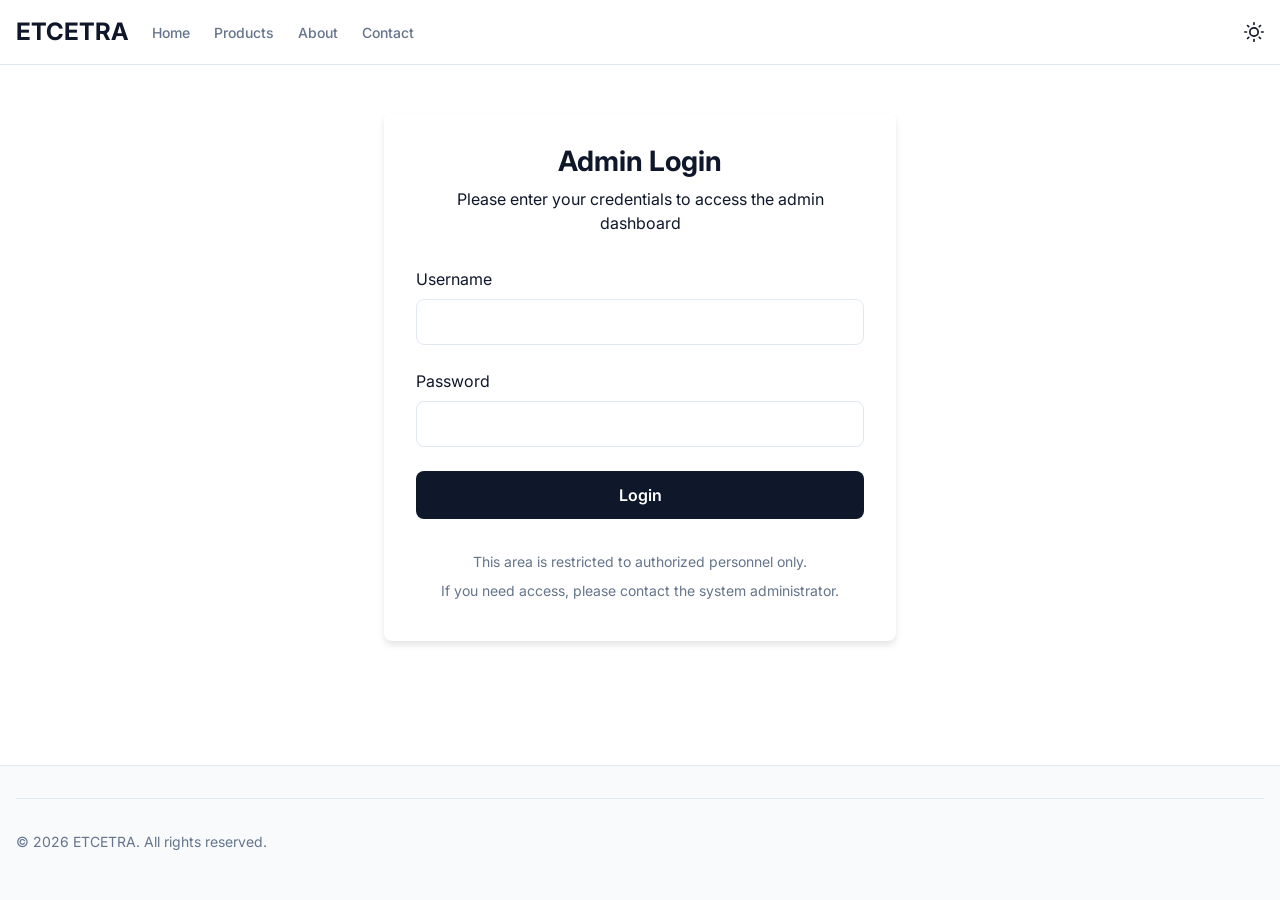
<file: src/frontends/admin-login.html>
<!DOCTYPE html>
<html lang="en">
<head>
<meta charset="UTF-8">
<meta name="viewport" content="width=device-width, initial-scale=1.0">
<title>Admin Login - ETCETRA</title>
<link rel="stylesheet" href="styles.css">
<link href="https://fonts.googleapis.com/css2?family=Inter:wght@400;500;600;700&display=swap" rel="stylesheet">
</head>
<body>
<div class="site-wrapper">
  <!-- Header -->
  <header class="header">
    <div class="container">
      <div class="header-content">
        <div class="header-left">
          <button class="menu-button" id="menuButton" aria-label="Toggle menu">
            <svg xmlns="http://www.w3.org/2000/svg" width="24" height="24" viewBox="0 0 24 24" fill="none" stroke="currentColor" stroke-width="2" stroke-linecap="round" stroke-linejoin="round">
              <line x1="3" y1="12" x2="21" y2="12"></line>
              <line x1="3" y1="6" x2="21" y2="6"></line>
              <line x1="3" y1="18" x2="21" y2="18"></line>
            </svg>
          </button>
          <a href="index.html" class="logo">ETCETRA</a>
          <nav class="desktop-nav">
            <a href="index.html" class="nav-link">Home</a>
            <a href="products.html" class="nav-link">Products</a>
            <a href="about.html" class="nav-link">About</a>
            <a href="contact.html" class="nav-link">Contact</a>
          </nav>
        </div>
        <div class="header-actions">
          <button class="theme-toggle" id="themeToggle" aria-label="Toggle theme">
            <svg xmlns="http://www.w3.org/2000/svg" width="20" height="20" viewBox="0 0 24 24" fill="none" stroke="currentColor" stroke-width="2" stroke-linecap="round" stroke-linejoin="round" class="sun-icon">
              <circle cx="12" cy="12" r="5"></circle>
              <line x1="12" y1="1" x2="12" y2="3"></line>
              <line x1="12" y1="21" x2="12" y2="23"></line>
              <line x1="4.22" y1="4.22" x2="5.64" y2="5.64"></line>
              <line x1="18.36" y1="18.36" x2="19.78" y2="19.78"></line>
              <line x1="1" y1="12" x2="3" y2="12"></line>
              <line x1="21" y1="12" x2="23" y2="12"></line>
              <line x1="4.22" y1="19.78" x2="5.64" y2="18.36"></line>
              <line x1="18.36" y1="5.64" x2="19.78" y2="4.22"></line>
            </svg>
            <svg xmlns="http://www.w3.org/2000/svg" width="20" height="20" viewBox="0 0 24 24" fill="none" stroke="currentColor" stroke-width="2" stroke-linecap="round" stroke-linejoin="round" class="moon-icon">
              <path d="M21 12.79A9 9 0 1 1 11.21 3 7 7 0 0 0 21 12.79z"></path>
            </svg>
          </button>
        </div>
      </div>
    </div>
  </header>

  <!-- Mobile Menu -->
  <div class="mobile-menu" id="mobileMenu">
    <div class="mobile-menu-container">
      <div class="mobile-menu-header">
        <span class="logo">ETCETRA</span>
        <button class="close-menu" id="closeMenu" aria-label="Close menu">
          <svg xmlns="http://www.w3.org/2000/svg" width="24" height="24" viewBox="0 0 24 24" fill="none" stroke="currentColor" stroke-width="2" stroke-linecap="round" stroke-linejoin="round">
            <line x1="18" y1="6" x2="6" y2="18"></line>
            <line x1="6" y1="6" x2="18" y2="18"></line>
          </svg>
        </button>
      </div>
      <nav class="mobile-nav">
        <a href="index.html" class="mobile-nav-link">Home</a>
        <a href="products.html" class="mobile-nav-link">Products</a>
        <a href="about.html" class="mobile-nav-link">About</a>
        <a href="contact.html" class="mobile-nav-link">Contact</a>
      </nav>
    </div>
  </div>

  <!-- Main Content -->
  <main>
    <div class="container">
      <div class="admin-login-container">
        <div class="admin-login-card">
          <div class="admin-login-header">
            <h1>Admin Login</h1>
            <p>Please enter your credentials to access the admin dashboard</p>
          </div>
          
          <div id="login-error" class="login-error"></div>
          
          <form id="admin-login-form" class="admin-login-form">
            <div class="form-group">
              <label for="username">Username</label>
              <input type="text" id="username" name="username" class="form-input" required>
            </div>
            
            <div class="form-group">
              <label for="password">Password</label>
              <input type="password" id="password" name="password" class="form-input" required>
            </div>
            
            <button type="submit" class="button primary admin-login-button">Login</button>
          </form>
          
          <div class="admin-login-footer">
            <p>This area is restricted to authorized personnel only.</p>
            <p>If you need access, please contact the system administrator.</p>
          </div>
        </div>
      </div>
    </div>
  </main>

  <!-- Footer -->
  <footer class="footer">
    <div class="container">
      <div class="footer-content">
        <div class="footer-bottom">
          <p class="copyright">
            © <span id="currentYear"></span> ETCETRA. All rights reserved.
          </p>
        </div>
      </div>
    </div>
  </footer>
</div>

<script src="script.js"></script>
<script>
  document.addEventListener('DOMContentLoaded', function() {
    const adminLoginForm = document.getElementById('admin-login-form');
    const loginError = document.getElementById('login-error');
    
    // Admin credentials
    const adminCredentials = [
      { username: 'SHUBHAM_ADMIN', password: 'SHUBH@am+123' },
      { username: 'ADHIRAJ_ADMIN', password: 'ADHIR@aj+123' },
      { username: 'ANMOL_ADMIN', password: 'ANMOL@+123' }
    ];
    
    adminLoginForm.addEventListener('submit', function(e) {
      e.preventDefault();
      
      const username = document.getElementById('username').value;
      const password = document.getElementById('password').value;
      
      // Check if credentials match any admin user
      const adminUser = adminCredentials.find(admin => 
        admin.username === username && admin.password === password
      );
      
      if (adminUser) {
        // Store admin session in localStorage
        localStorage.setItem('adminLoggedIn', 'true');
        localStorage.setItem('adminUsername', username);
        
        // Redirect to admin dashboard
        window.location.href = 'admin-dashboard.html';
      } else {
        // Show error message
        loginError.textContent = 'Invalid username or password. Please try again.';
        loginError.style.display = 'block';
      }
    });
  });
</script>
</body>
</html>
</file>
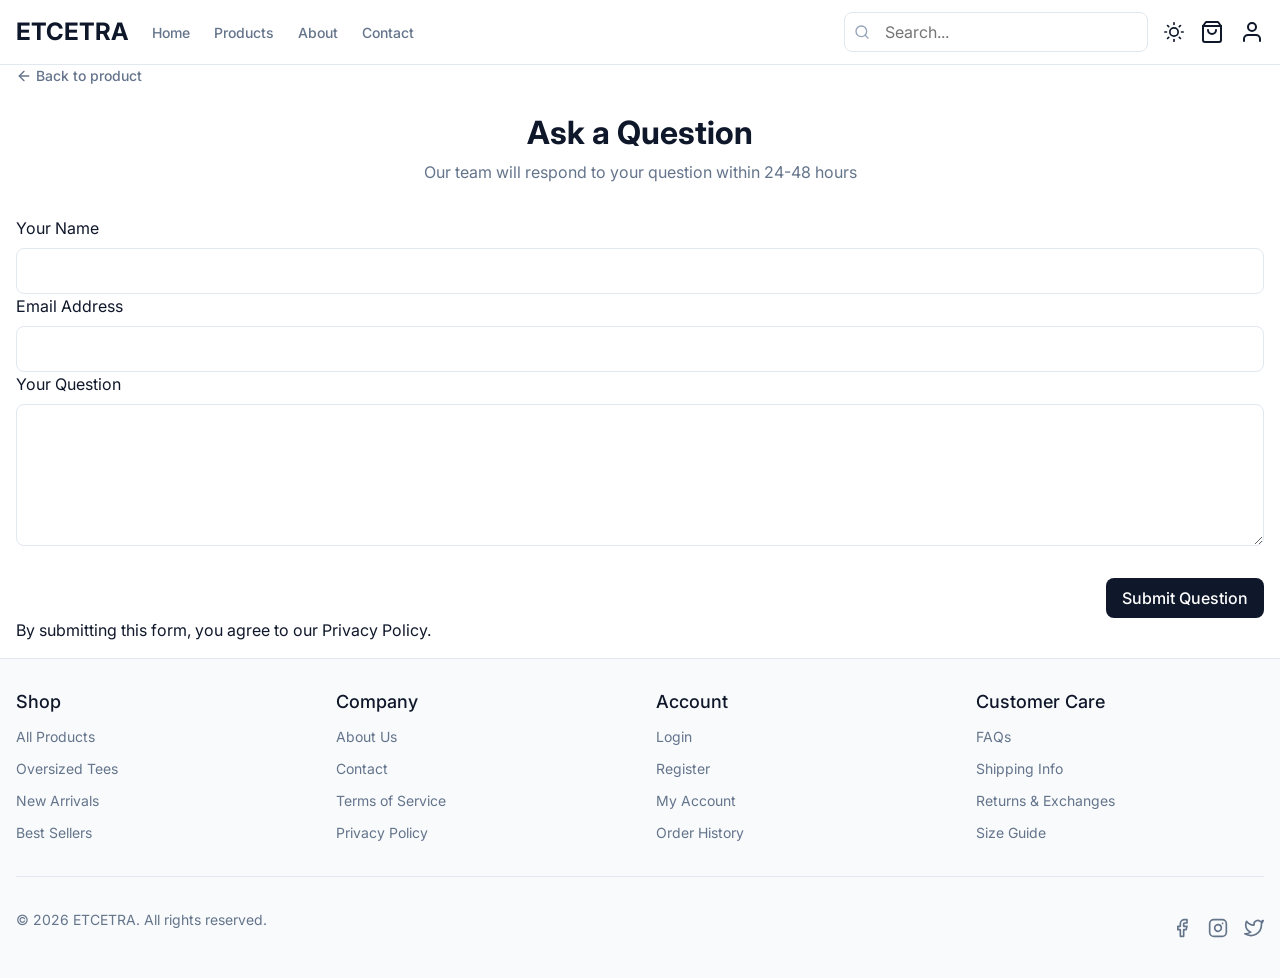
<file: src/frontends/ask-question.html>
<!DOCTYPE html>
<html lang="en">
<head>
<meta charset="UTF-8">
<meta name="viewport" content="width=device-width, initial-scale=1.0">
<title>Ask a Question - ETCETRA</title>
<link rel="stylesheet" href="styles.css">
<link href="https://fonts.googleapis.com/css2?family=Inter:wght@400;500;600;700&display=swap" rel="stylesheet">
</head>
<body>
<div class="site-wrapper">
  <!-- Header -->
  <header class="header">
    <div class="container">
      <div class="header-content">
        <div class="header-left">
          <button class="menu-button" id="menuButton" aria-label="Toggle menu">
            <svg xmlns="http://www.w3.org/2000/svg" width="24" height="24" viewBox="0 0 24 24" fill="none" stroke="currentColor" stroke-width="2" stroke-linecap="round" stroke-linejoin="round">
              <line x1="3" y1="12" x2="21" y2="12"></line>
              <line x1="3" y1="6" x2="21" y2="6"></line>
              <line x1="3" y1="18" x2="21" y2="18"></line>
            </svg>
          </button>
          <a href="index.html" class="logo">ETCETRA</a>
          <nav class="desktop-nav">
            <a href="index.html" class="nav-link">Home</a>
            <a href="products.html" class="nav-link">Products</a>
            <a href="about.html" class="nav-link">About</a>
            <a href="contact.html" class="nav-link">Contact</a>
          </nav>
        </div>
        <div class="header-search">
          <div class="search-container">
            <svg xmlns="http://www.w3.org/2000/svg" width="16" height="16" viewBox="0 0 24 24" fill="none" stroke="currentColor" stroke-width="2" stroke-linecap="round" stroke-linejoin="round" class="search-icon">
              <circle cx="11" cy="11" r="8"></circle>
              <line x1="21" y1="21" x2="16.65" y2="16.65"></line>
            </svg>
            <input type="search" placeholder="Search..." class="search-input">
          </div>
        </div>
        <div class="header-actions">
          <button class="theme-toggle" id="themeToggle" aria-label="Toggle theme">
            <svg xmlns="http://www.w3.org/2000/svg" width="20" height="20" viewBox="0 0 24 24" fill="none" stroke="currentColor" stroke-width="2" stroke-linecap="round" stroke-linejoin="round" class="sun-icon">
              <circle cx="12" cy="12" r="5"></circle>
              <line x1="12" y1="1" x2="12" y2="3"></line>
              <line x1="12" y1="21" x2="12" y2="23"></line>
              <line x1="4.22" y1="4.22" x2="5.64" y2="5.64"></line>
              <line x1="18.36" y1="18.36" x2="19.78" y2="19.78"></line>
              <line x1="1" y1="12" x2="3" y2="12"></line>
              <line x1="21" y1="12" x2="23" y2="12"></line>
              <line x1="4.22" y1="19.78" x2="5.64" y2="18.36"></line>
              <line x1="18.36" y1="5.64" x2="19.78" y2="4.22"></line>
            </svg>
            <svg xmlns="http://www.w3.org/2000/svg" width="20" height="20" viewBox="0 0 24 24" fill="none" stroke="currentColor" stroke-width="2" stroke-linecap="round" stroke-linejoin="round" class="moon-icon">
              <path d="M21 12.79A9 9 0 1 1 11.21 3 7 7 0 0 0 21 12.79z"></path>
            </svg>
          </button>
          <a href="cart.html" class="icon-button" aria-label="Cart">
            <svg xmlns="http://www.w3.org/2000/svg" width="24" height="24" viewBox="0 0 24 24" fill="none" stroke="currentColor" stroke-width="2" stroke-linecap="round" stroke-linejoin="round">
              <path d="M6 2L3 6v14a2 2 0 0 0 2 2h14a2 2 0 0 0 2-2V6l-3-4z"></path>
              <line x1="3" y1="6" x2="21" y2="6"></line>
              <path d="M16 10a4 4 0 0 1-8 0"></path>
            </svg>
          </a>
          <a href="login.html" class="icon-button" aria-label="Account">
            <svg xmlns="http://www.w3.org/2000/svg" width="24" height="24" viewBox="0 0 24 24" fill="none" stroke="currentColor" stroke-width="2" stroke-linecap="round" stroke-linejoin="round">
              <path d="M20 21v-2a4 4 0 0 0-4-4H8a4 4 0 0 0-4 4v2"></path>
              <circle cx="12" cy="7" r="4"></circle>
            </svg>
          </a>
        </div>
      </div>
    </div>
  </header>

  <!-- Mobile Menu -->
  <div class="mobile-menu" id="mobileMenu">
    <div class="mobile-menu-container">
      <div class="mobile-menu-header">
        <span class="logo">ETCETRA</span>
        <button class="close-menu" id="closeMenu" aria-label="Close menu">
          <svg xmlns="http://www.w3.org/2000/svg" width="24" height="24" viewBox="0 0 24 24" fill="none" stroke="currentColor" stroke-width="2" stroke-linecap="round" stroke-linejoin="round">
            <line x1="18" y1="6" x2="6" y2="18"></line>
            <line x1="6" y1="6" x2="18" y2="18"></line>
          </svg>
        </button>
      </div>
      <nav class="mobile-nav">
        <a href="index.html" class="mobile-nav-link">Home</a>
        <a href="products.html" class="mobile-nav-link">Products</a>
        <a href="about.html" class="mobile-nav-link">About</a>
        <a href="contact.html" class="mobile-nav-link">Contact</a>
      </nav>
    </div>
  </div>

  <!-- Main Content -->
  <main>
    <div class="container">
      <div class="back-link">
        <a href="javascript:history.back()" class="text-link">
          <svg xmlns="http://www.w3.org/2000/svg" width="16" height="16" viewBox="0 0 24 24" fill="none" stroke="currentColor" stroke-width="2" stroke-linecap="round" stroke-linejoin="round">
            <line x1="19" y1="12" x2="5" y2="12"></line>
            <polyline points="12 19 5 12 12 5"></polyline>
          </svg>
          Back to product
        </a>
      </div>
      
      <div class="page-header">
        <h1>Ask a Question</h1>
        <p>Our team will respond to your question within 24-48 hours</p>
      </div>
      
      <div class="question-form-container">
        <div class="question-product-info" id="product-info">
          <!-- Product info will be loaded via JavaScript -->
        </div>
        
        <form id="question-form" class="question-form">
          <div class="form-group">
            <label for="name">Your Name</label>
            <input type="text" id="name" class="form-input" required>
          </div>
          
          <div class="form-group">
            <label for="email">Email Address</label>
            <input type="email" id="email" class="form-input" required>
          </div>
          
          <div class="form-group">
            <label for="question">Your Question</label>
            <textarea id="question" class="form-input" rows="5" required></textarea>
          </div>
          
          <div class="form-actions">
            <button type="submit" class="button primary">Submit Question</button>
          </div>
          
          <p class="form-note">By submitting this form, you agree to our <a href="privacy.html">Privacy Policy</a>.</p>
        </form>
      </div>
    </div>
  </main>

  <!-- Footer -->
  <footer class="footer">
    <div class="container">
      <div class="footer-content">
        <div class="footer-links">
          <div class="footer-column">
            <h3 class="footer-heading">Shop</h3>
            <ul class="footer-list">
              <li><a href="products.html">All Products</a></li>
              <li><a href="products.html">Oversized Tees</a></li>
              <li><a href="products.html">New Arrivals</a></li>
              <li><a href="products.html">Best Sellers</a></li>
            </ul>
          </div>
          <div class="footer-column">
            <h3 class="footer-heading">Company</h3>
            <ul class="footer-list">
              <li><a href="about.html">About Us</a></li>
              <li><a href="contact.html">Contact</a></li>
              <li><a href="terms.html">Terms of Service</a></li>
              <li><a href="privacy.html">Privacy Policy</a></li>
            </ul>
          </div>
          <div class="footer-column">
            <h3 class="footer-heading">Account</h3>
            <ul class="footer-list">
              <li><a href="login.html">Login</a></li>
              <li><a href="register.html">Register</a></li>
              <li><a href="account.html">My Account</a></li>
              <li><a href="orders.html">Order History</a></li>
            </ul>
          </div>
          <div class="footer-column">
            <h3 class="footer-heading">Customer Care</h3>
            <ul class="footer-list">
              <li><a href="faqs.html">FAQs</a></li>
              <li><a href="shipping.html">Shipping Info</a></li>
              <li><a href="returns.html">Returns & Exchanges</a></li>
              <li><a href="size-guide.html">Size Guide</a></li>
            </ul>
          </div>
        </div>
        <div class="footer-bottom">
          <p class="copyright">
            © <span id="currentYear"></span> ETCETRA. All rights reserved.
          </p>
          <div class="social-links">
            <a href="#" class="social-link">
              <svg xmlns="http://www.w3.org/2000/svg" width="20" height="20" viewBox="0 0 24 24" fill="none" stroke="currentColor" stroke-width="2" stroke-linecap="round" stroke-linejoin="round">
                <path d="M18 2h-3a5 5 0 0 0-5 5v3H7v4h3v8h4v-8h3l1-4h-4V7a1 1 0 0 1 1-1h3z"></path>
              </svg>
            </a>
            <a href="#" class="social-link">
              <svg xmlns="http://www.w3.org/2000/svg" width="20" height="20" viewBox="0 0 24 24" fill="none" stroke="currentColor" stroke-width="2" stroke-linecap="round" stroke-linejoin="round">
                <rect x="2" y="2" width="20" height="20" rx="5" ry="5"></rect>
                <path d="M16 11.37A4 4 0 1 1 12.63 8 4 4 0 0 1 16 11.37z"></path>
                <line x1="17.5" y1="6.5" x2="17.51" y2="6.5"></line>
              </svg>
            </a>
            <a href="#" class="social-link">
              <svg xmlns="http://www.w3.org/2000/svg" width="20" height="20" viewBox="0 0 24 24" fill="none" stroke="currentColor" stroke-width="2" stroke-linecap="round" stroke-linejoin="round">
                <path d="M23 3a10.9 10.9 0 0 1-3.14 1.53 4.48 4.48 0 0 0-7.86 3v1A10.66 10.66 0 0 1 3 4s-4 9 5 13a11.64 11.64 0 0 1-7 2c9 5 20 0 20-11.5a4.5 4.5 0 0 0-.08-.83A7.72 7.72 0 0 0 23 3z"></path>
              </svg>
            </a>
          </div>
        </div>
      </div>
    </div>
  </footer>
</div>

<script src="script.js"></script>
<script>
  document.addEventListener('DOMContentLoaded', function() {
    // Get product ID from URL
    const urlParams = new URLSearchParams(window.location.search);
    const productId = urlParams.get('product');
    
    if (productId) {
      // Get product from localStorage
      const products = JSON.parse(localStorage.getItem('products')) || [];
      const product = products.find(p => p.id === productId);
      
      if (product) {
        // Display product info
        const productInfoContainer = document.getElementById('product-info');
        productInfoContainer.innerHTML = `
          <div class="question-product-image">
            <img src="${product.image}" alt="${product.name}">
          </div>
          <div class="question-product-details">
            <h3>${product.name}</h3>
            <p>$${product.price.toFixed(2)}</p>
          </div>
        `;
      }
    }
    
    // Handle form submission
    const questionForm = document.getElementById('question-form');
    questionForm.addEventListener('submit', function(e) {
      e.preventDefault();
      
      const name = document.getElementById('name').value;
      const email = document.getElementById('email').value;
      const question = document.getElementById('question').value;
      
      // In a real application, this would send the question to a server
      // For now, we'll just show a success message
      alert(`Thank you, ${name}! Your question has been submitted. We'll respond to ${email} within 24-48 hours.`);
      
      // Reset form
      questionForm.reset();
      
      // Redirect back to product page
      if (productId) {
        window.location.href = `product-template.html?id=${productId}`;
      } else {
        window.location.href = 'products.html';
      }
    });
  });
</script>
</body>
</html>
</file>
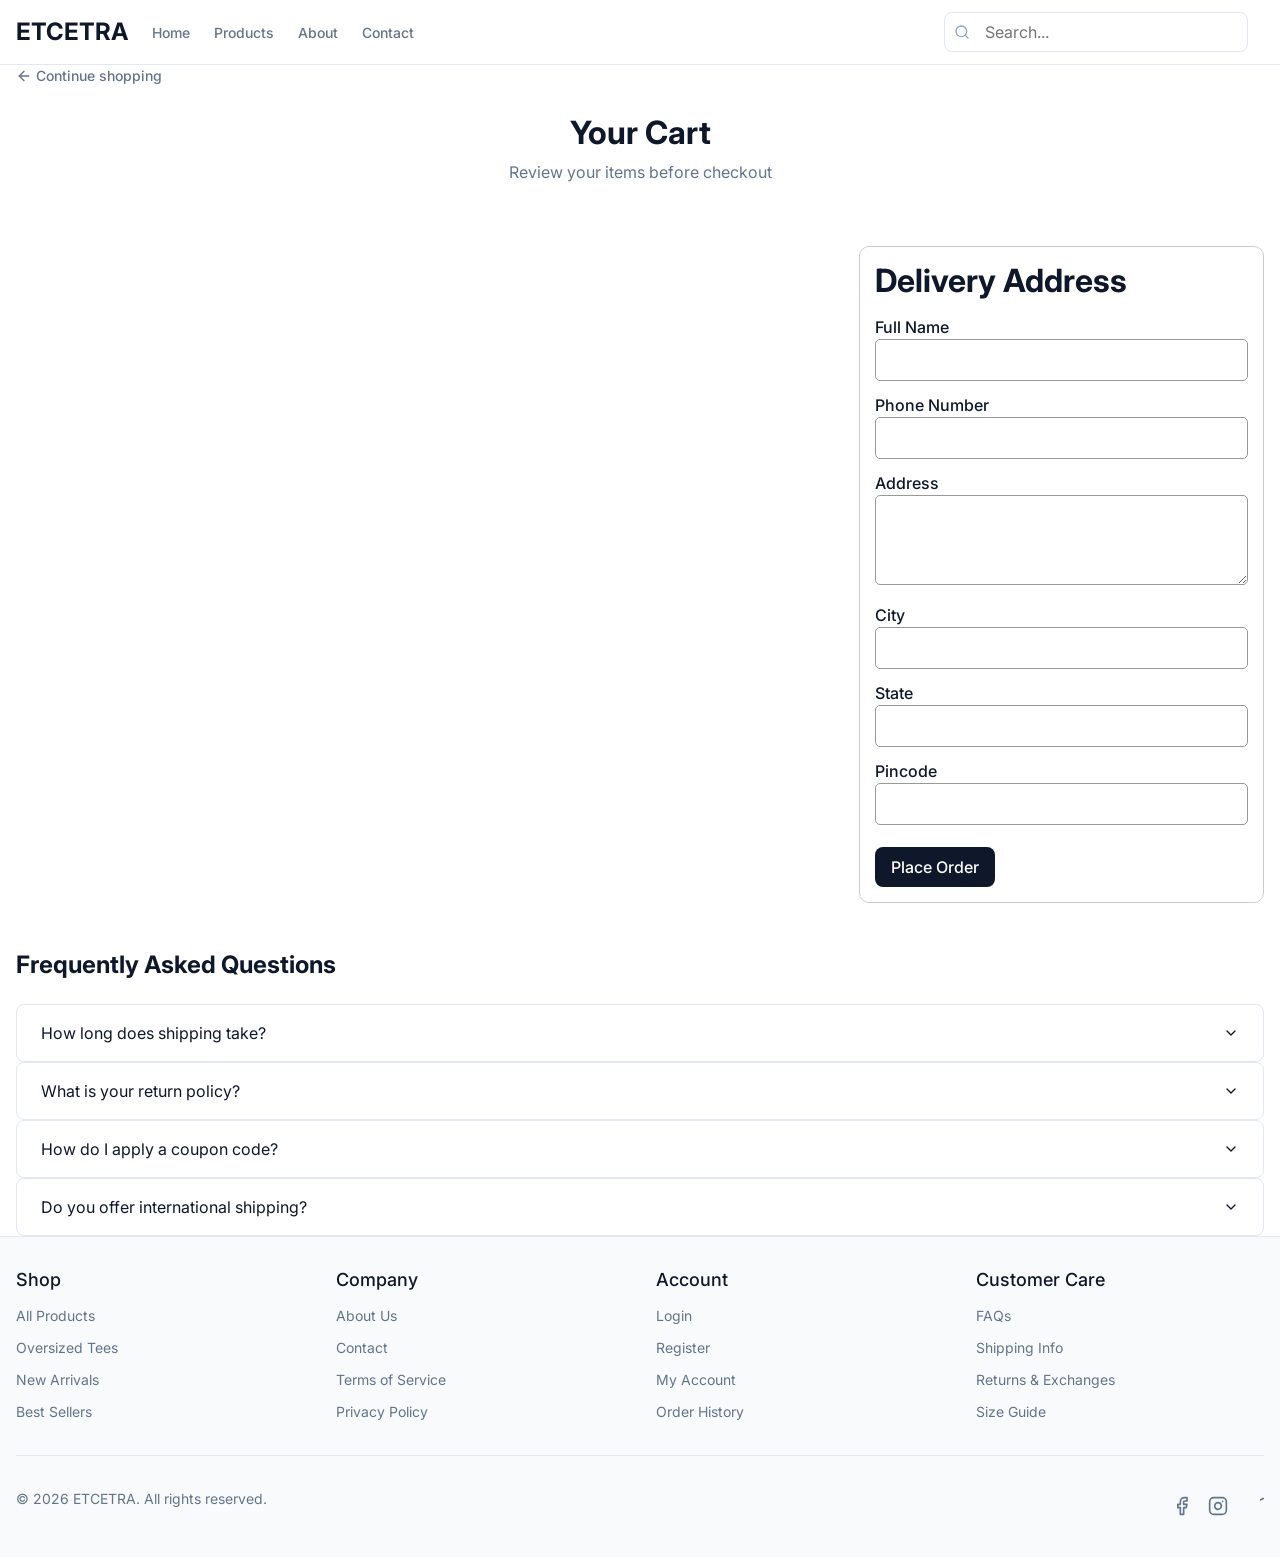
<file: src/frontends/cart.html>
<!DOCTYPE html>
<html lang="en">
<head>
<meta charset="UTF-8">
<meta name="viewport" content="width=device-width, initial-scale=1.0">
<title>Shopping Cart - ETCETRA</title>
<link rel="stylesheet" href="styles.css">
<link href="https://fonts.googleapis.com/css2?family=Inter:wght@400;500;600;700&display=swap" rel="stylesheet">
</head>
<body>
<div class="site-wrapper">
<!-- Header -->
<header class="header">
  <div class="container">
    <div class="header-content">
      <div class="header-left">
        <button class="menu-button" id="menuButton" aria-label="Toggle menu">
          <svg xmlns="http://www.w3.org/2000/svg" width="24" height="24" viewBox="0 0 24 24" fill="none" stroke="currentColor" stroke-width="2" stroke-linecap="round" stroke-linejoin="round">
            <line x1="3" y1="12" x2="21" y2="12"></line>
            <line x1="3" y1="6" x2="21" y2="6"></line>
            <line x1="3" y1="18" x2="21" y2="18"></line>
          </svg>
        </button>
        <a href="index.html" class="logo">ETCETRA</a>
        <nav class="desktop-nav">
          <a href="index.html" class="nav-link">Home</a>
          <a href="products.html" class="nav-link">Products</a>
          <a href="about.html" class="nav-link">About</a>
          <a href="contact.html" class="nav-link">Contact</a>
        </nav>
      </div>
      <div class="header-search">
        <div class="search-container">
          <svg xmlns="http://www.w3.org/2000/svg" width="16" height="16" viewBox="0 0 24 24" fill="none" stroke="currentColor" stroke-width="2" stroke-linecap="round" stroke-linejoin="round" class="search-icon">
            <circle cx="11" cy="11" r="8"></circle>
            <line x1="21" y1="21" x2="16.65" y2="16.65"></line>
          </svg>
          <input type="search" placeholder="Search..." class="search-input">
        </div>
      </div>
      <div class="header-actions">
        <!-- <button class="theme-toggle" id="themeToggle" aria-label="Toggle theme">
          <svg xmlns="http://www.w3.org/2000/svg" width="20" height="20" viewBox="0 0 24 24" fill="none" stroke="currentColor" stroke-width="2" stroke-linecap="round" stroke-linejoin="round" class="sun-icon">
            <circle cx="12" cy="12" r="5"></circle>
            <line x1="12" y1="1" x2="12" y2="3"></line>
            <line x1="12" y1="21" x2="12" y2="23"></line>
            <line x1="4.22" y1="4.22" x2="5.64" y2="5.64"></line>
            <line x1="18.36" y1="18.36" x2="19.78" y2="19.78"></line>
            <line x1="1" y1="12" x2="3" y2="12"></line>
            <line x1="21" y1="12" x2="23" y2="12"></line>
            <line x1="4.22" y1="19.78" x2="5.64" y2="18.36"></line>
            <line x1="18.36" y1="5.64" x2="19.78" y2="4.22"></line>
          </svg>
          <svg xmlns="http://www.w3.org/2000/svg" width="20" height="20" viewBox="0 0 24 24" fill="none" stroke="currentColor" stroke-width="2" stroke-linecap="round" stroke-linejoin="round" class="moon-icon">
            <path d="M21 12.79A9 9 0 1 1 11.21 3 7 7 0 0 0 21 12.79z"></path>
          </svg>
        </button> -->
      </div>
    </div>
  </div>
</header>

<!-- Mobile Menu -->
<div class="mobile-menu" id="mobileMenu">
  <div class="mobile-menu-container">
    <div class="mobile-menu-header">
      <span class="logo">ETCETRA</span>
      <button class="close-menu" id="closeMenu" aria-label="Close menu">
        <svg xmlns="http://www.w3.org/2000/svg" width="24" height="24" viewBox="0 0 24 24" fill="none" stroke="currentColor" stroke-width="2" stroke-linecap="round" stroke-linejoin="round">
          <line x1="18" y1="6" x2="6" y2="18"></line>
          <line x1="6" y1="6" x2="18" y2="18"></line>
        </svg>
      </button>
    </div>
    <nav class="mobile-nav">
      <a href="index.html" class="mobile-nav-link">Home</a>
      <a href="products.html" class="mobile-nav-link">Products</a>
      <a href="about.html" class="mobile-nav-link">About</a>
      <a href="contact.html" class="mobile-nav-link">Contact</a>
    </nav>
  </div>
</div>

<!-- Main Content -->
<main>
  <div class="container">
    <div class="back-link">
      <a href="products.html" class="text-link">
        <svg xmlns="http://www.w3.org/2000/svg" width="16" height="16" viewBox="0 0 24 24" fill="none" stroke="currentColor" stroke-width="2" stroke-linecap="round" stroke-linejoin="round">
          <line x1="19" y1="12" x2="5" y2="12"></line>
          <polyline points="12 19 5 12 12 5"></polyline>
        </svg>
        Continue shopping
      </a>
    </div>
    
    <div class="page-header">
      <h1>Your Cart</h1>
      <p>Review your items before checkout</p>
    </div>
    
    <div class="cart-container">
      <div class="cart-items">
        <!-- Cart items will be loaded via JavaScript -->
      </div>
    
      <div class="cart-summary">
        <!-- Cart summary will be loaded via JavaScript -->
      </div>
    
      <div class="delivery-section" style="margin-top: 30px;">
        <h2>Delivery Address</h2>
        <form id="deliveryForm">
          <div>
            <label for="name">Full Name</label><br />
            <input type="text" id="name" name="name" required />
          </div>
    
          <div>
            <label for="phone">Phone Number</label><br />
            <input type="tel" id="phone" name="phone" pattern="[0-9]{10}" required />
          </div>
    
          <div>
            <label for="address">Address</label><br />
            <textarea id="address" name="address" rows="3" required></textarea>
          </div>
    
          <div>
            <label for="city">City</label><br />
            <input type="text" id="city" name="city" required />
          </div>
    
          <div>
            <label for="state">State</label><br />
            <input type="text" id="state" name="state" required />
          </div>
    
          <div>
            <label for="pincode">Pincode</label><br />
            <input type="text" id="pincode" name="pincode" pattern="[0-9]{6}" required />
          </div>
    
          <button type="submit" class="button primary" id="proceedToPayment" style="margin-top: 10px;">Place Order</button>
        </form>
      </div>
    </div>
    
    
    <div class="empty-cart" style="display: none;">
      <div class="empty-cart-content">
        <svg xmlns="http://www.w3.org/2000/svg" width="64" height="64" viewBox="0 0 24 24" fill="none" stroke="currentColor" stroke-width="2" stroke-linecap="round" stroke-linejoin="round">
          <path d="M6 2L3 6v14a2 2 0 0 0 2 2h14a2 2 0 0 0 2-2V6l-3-4z"></path>
          <line x1="3" y1="6" x2="21" y2="6"></line>
          <path d="M16 10a4 4 0 0 1-8 0"></path>
        </svg>
        <h2>Your cart is empty</h2>
        <p>Looks like you haven't added any items to your cart yet.</p>
        <a href="products.html" class="button primary">Start Shopping</a>
      </div>
    </div>
    
    
    <!-- FAQ section moved below products -->
    <div class="cart-faq">
      <h3>Frequently Asked Questions</h3><br>
      <div class="faq-item">
        <div class="faq-question">
          <span>How long does shipping take?</span>
          <svg xmlns="http://www.w3.org/2000/svg" width="16" height="16" viewBox="0 0 24 24" fill="none" stroke="currentColor" stroke-width="2" stroke-linecap="round" stroke-linejoin="round">
            <polyline points="6 9 12 15 18 9"></polyline>
          </svg>
        </div>
        <div class="faq-answer">
          <p>Standard shipping typically takes 3-5 business days. Express shipping is available for 1-2 business day delivery. International shipping may take 7-14 business days depending on the destination.</p>
        </div>
      </div>
      <div class="faq-item">
        <div class="faq-question">
          <span>What is your return policy?</span>
          <svg xmlns="http://www.w3.org/2000/svg" width="16" height="16" viewBox="0 0 24 24" fill="none" stroke="currentColor" stroke-width="2" stroke-linecap="round" stroke-linejoin="round">
            <polyline points="6 9 12 15 18 9"></polyline>
          </svg>
        </div>
        <div class="faq-answer">
          <p>We offer a 30-day return policy. Items must be unworn, unwashed, and with the original tags attached. Return shipping is free for domestic orders.</p>
        </div>
      </div>
      <div class="faq-item">
        <div class="faq-question">
          <span>How do I apply a coupon code?</span>
          <svg xmlns="http://www.w3.org/2000/svg" width="16" height="16" viewBox="0 0 24 24" fill="none" stroke="currentColor" stroke-width="2" stroke-linecap="round" stroke-linejoin="round">
            <polyline points="6 9 12 15 18 9"></polyline>
          </svg>
        </div>
        <div class="faq-answer">
          <p>You can apply a coupon code in the cart by entering it in the "Enter promo code" field and clicking "Apply". The discount will be automatically applied to your order.</p>
        </div>
      </div>
      <div class="faq-item">
        <div class="faq-question">
          <span>Do you offer international shipping?</span>
          <svg xmlns="http://www.w3.org/2000/svg" width="16" height="16" viewBox="0 0 24 24" fill="none" stroke="currentColor" stroke-width="2" stroke-linecap="round" stroke-linejoin="round">
            <polyline points="6 9 12 15 18 9"></polyline>
          </svg>
        </div>
        <div class="faq-answer">
          <p>Yes, we ship to most countries worldwide. International shipping rates and delivery times vary by location. Any applicable customs fees or import duties are the responsibility of the customer.</p>
        </div>
      </div>
    </div>
  </div>
</main>

<!-- Footer -->
<footer class="footer">
  <div class="container">
    <div class="footer-content">
      <div class="footer-links">
        <div class="footer-column">
          <h3 class="footer-heading">Shop</h3>
          <ul class="footer-list">
            <li><a href="products.html">All Products</a></li>
            <li><a href="products.html">Oversized Tees</a></li>
            <li><a href="products.html">New Arrivals</a></li>
            <li><a href="products.html">Best Sellers</a></li>
          </ul>
        </div>
        <div class="footer-column">
          <h3 class="footer-heading">Company</h3>
          <ul class="footer-list">
            <li><a href="about.html">About Us</a></li>
            <li><a href="contact.html">Contact</a></li>
            <li><a href="terms.html">Terms of Service</a></li>
            <li><a href="privacy.html">Privacy Policy</a></li>
          </ul>
        </div>
        <div class="footer-column">
          <h3 class="footer-heading">Account</h3>
          <ul class="footer-list">
            <li><a href="login.html">Login</a></li>
            <li><a href="register.html">Register</a></li>
            <li><a href="profile.html">My Account</a></li>
            <li><a href="orders.html">Order History</a></li>
          </ul>
        </div>
        <div class="footer-column">
          <h3 class="footer-heading">Customer Care</h3>
          <ul class="footer-list">
            <li><a href="faqs.html">FAQs</a></li>
            <li><a href="shipping.html">Shipping Info</a></li>
            <li><a href="returns.html">Returns & Exchanges</a></li>
            <li><a href="size-guide.html">Size Guide</a></li>
          </ul>
        </div>
      </div>
      <div class="footer-bottom">
        <p class="copyright">
          © <span id="currentYear"></span> ETCETRA. All rights reserved.
        </p>
        <div class="social-links">
          <a href="#" class="social-link">
            <svg xmlns="http://www.w3.org/2000/svg" width="20" height="20" viewBox="0 0 24 24" fill="none" stroke="currentColor" stroke-width="2" stroke-linecap="round" stroke-linejoin="round">
              <path d="M18 2h-3a5 5 0 0 0-5 5v3H7v4h3v8h4v-8h3l1-4h-4V7a1 1 0 0 1 1-1h3z"></path>
            </svg>
          </a>
          <a href="#" class="social-link">
            <svg xmlns="http://www.w3.org/2000/svg" width="20" height="20" viewBox="0 0 24 24" fill="none" stroke="currentColor" stroke-width="2" stroke-linecap="round" stroke-linejoin="round">
              <rect x="2" y="2" width="20" height="20" rx="5" ry="5"></rect>
              <path d="M16 11.37A4 4 0 1 1 12.63 8 4 4 0 0 1 16 11.37z"></path>
              <line x1="17.5" y1="6.5" x2="17.51" y2="6.5"></line>
            </svg>
          </a>
          <a href="#" class="social-link">
            <svg xmlns="http://www.w3.org/2000/svg" width="20" height="20" viewBox="0 0 24 24" fill="none" stroke="currentColor" stroke-width="2" stroke-linecap="round" stroke-linejoin="round">
              <path d="M23 3a10.9 10.9 0 0 1-3.14 1.53 4.48 4.48 0  stroke-linejoin="round">
              <path d="M23 3a10.9 10.9 0 0 1-3.14 1.53 4.48 4.48 0 0 0-7.86 3v1A10.66 10.66 0 0 1 3 4s-4 9 5 13a11.64 11.64 0 0 1-7 2c9 5 20 0 20-11.5a4.5 4.5 0 0 0-.08-.83A7.72 7.72 0 0 0 23 3z"></path>
            </svg>
          </a>
        </div>
      </div>
    </div>
  </div>
</footer>
</div>

<script src="script.js"></script>
<script>
  document.addEventListener('DOMContentLoaded', () => {
    const cartItemsContainer = document.querySelector('.cart-items');
    const cartSummaryContainer = document.querySelector('.cart-summary');
    const emptyCart = document.querySelector('.empty-cart');

    const cartItems = JSON.parse(localStorage.getItem('cart')) || [];

    // Function to update cart in local storage
    function updateCart() {
      localStorage.setItem('cart', JSON.stringify(cartItems));
      renderCart();
    }

    // Function to render the cart
    function renderCart() {
      if (cartItems.length === 0) {
        emptyCart.style.display = 'block';
        cartItemsContainer.innerHTML = '';
        cartSummaryContainer.innerHTML = '';
        return;
      }

      emptyCart.style.display = 'none';
      cartItemsContainer.innerHTML = '';
      let total = 0;

      cartItems.forEach((item, index) => {
        total += item.price * item.quantity;
        const itemElement = document.createElement('div');
        itemElement.classList.add('cart-item');
        itemElement.innerHTML = `
          <div class="item-image">
            <img src="${item.image}" alt="${item.name}" style="height: auto; width: 100px; object-fit: cover; " class="product-image">
          </div>
          <div class="item-details">
            <span class="item-name">${item.name}</span>
            <span class="item-price">₹${item.price}</span>
            
            <!-- Displaying selected size -->
            <span class="item-size">Size: ${item.size}</span>

            <div class="quantity-controls">
              <button class="decrease-quantity" data-index="${index}">-</button>
              <span class="item-quantity">${item.quantity}</span>
              <button class="increase-quantity" data-index="${index}">+</button>
            </div>
            <button class="remove-item" data-index="${index}">Remove</button>
          </div>
        `;
        cartItemsContainer.appendChild(itemElement);
      });

      cartSummaryContainer.innerHTML = `
        <div class="summary-details">
          <span>Total: ₹${total}</span>
        </div>
      `;

      // Add event listeners for increase/decrease/remove actions
      const increaseButtons = document.querySelectorAll('.increase-quantity');
      const decreaseButtons = document.querySelectorAll('.decrease-quantity');
      const removeButtons = document.querySelectorAll('.remove-item');

      increaseButtons.forEach(button => {
        button.addEventListener('click', () => {
          const index = button.getAttribute('data-index');
          cartItems[index].quantity++;
          updateCart();
        });
      });

      decreaseButtons.forEach(button => {
        button.addEventListener('click', () => {
          const index = button.getAttribute('data-index');
          if (cartItems[index].quantity > 1) {
            cartItems[index].quantity--;
            updateCart();
          }
        });
      });

      removeButtons.forEach(button => {
        button.addEventListener('click', () => {
          const index = button.getAttribute('data-index');
          cartItems.splice(index, 1);  // Remove item from array
          updateCart();
        });
      });
    }

    renderCart();
  });
</script>
<script>
  document.addEventListener("DOMContentLoaded", function () {
    const deliveryForm = document.getElementById("deliveryForm");

    deliveryForm.addEventListener("submit", function (e) {
      e.preventDefault();

      const userData = {
        name: document.getElementById("name").value.trim(),
        phone: document.getElementById("phone").value.trim(),
        address: document.getElementById("address").value.trim(),
        city: document.getElementById("city").value.trim(),
        state: document.getElementById("state").value.trim(),
        pincode: document.getElementById("pincode").value.trim()
      };

      if (!/^\d{10}$/.test(userData.phone)) {
        alert("Please enter a valid 10-digit phone number.");
        return;
      }

      if (!/^\d{6}$/.test(userData.pincode)) {
        alert("Please enter a valid 6-digit pincode.");
        return;
      }

      localStorage.setItem("deliveryInfo", JSON.stringify(userData));

      deliveryForm.reset();

      // Optional: redirect or show confirmation
      // window.location.href = "/thank-you.html";
    });
  });
</script>

<script>
  document.getElementById("proceedToPayment").addEventListener("click", async function () {
  const cartItems = JSON.parse(localStorage.getItem("cart")) || [];
  const deliveryInfo = JSON.parse(localStorage.getItem("deliveryInfo")) || {};

  if (cartItems.length === 0) {
    alert("Your cart is empty.");
    return;
  }

  // Total calculation
  const totalAmount = cartItems.reduce((sum, item) => {
    return sum + item.price * item.quantity;
  }, 0);

  const orderData = {
    cartItems,
    address: deliveryInfo,
    totalAmount
  };

  try {
    const response = await fetch("/api/v1/users/order", {
      method: "POST",
      headers: {
        "Content-Type": "application/json",
        // Optional: add token if using auth middleware
        "Authorization": `Bearer ${localStorage.getItem("token")}`
      },
      body: JSON.stringify(orderData),
      credentials: "include",
    });

    const data = await response.json();
    if(data.redirect){
      window.location.href = data.redirect;
    return;
    }
    if (data.success) {
      alert("Order placed successfully. Redirecting to payment...");
      // Clear cart after order is placed
      localStorage.removeItem("cart");
      localStorage.removeItem("deliveryInfo");

      // Redirect to payment
      window.location.href = data.redirectUrl;  // e.g., /payment/:orderId
    } else {
      alert("Order failed: " + data.message);
    }

  } catch (error) {
    console.error("Error:", error);
    alert("An error occurred while placing the order.");
  }
});

</script>


</body>
</html>
</file>
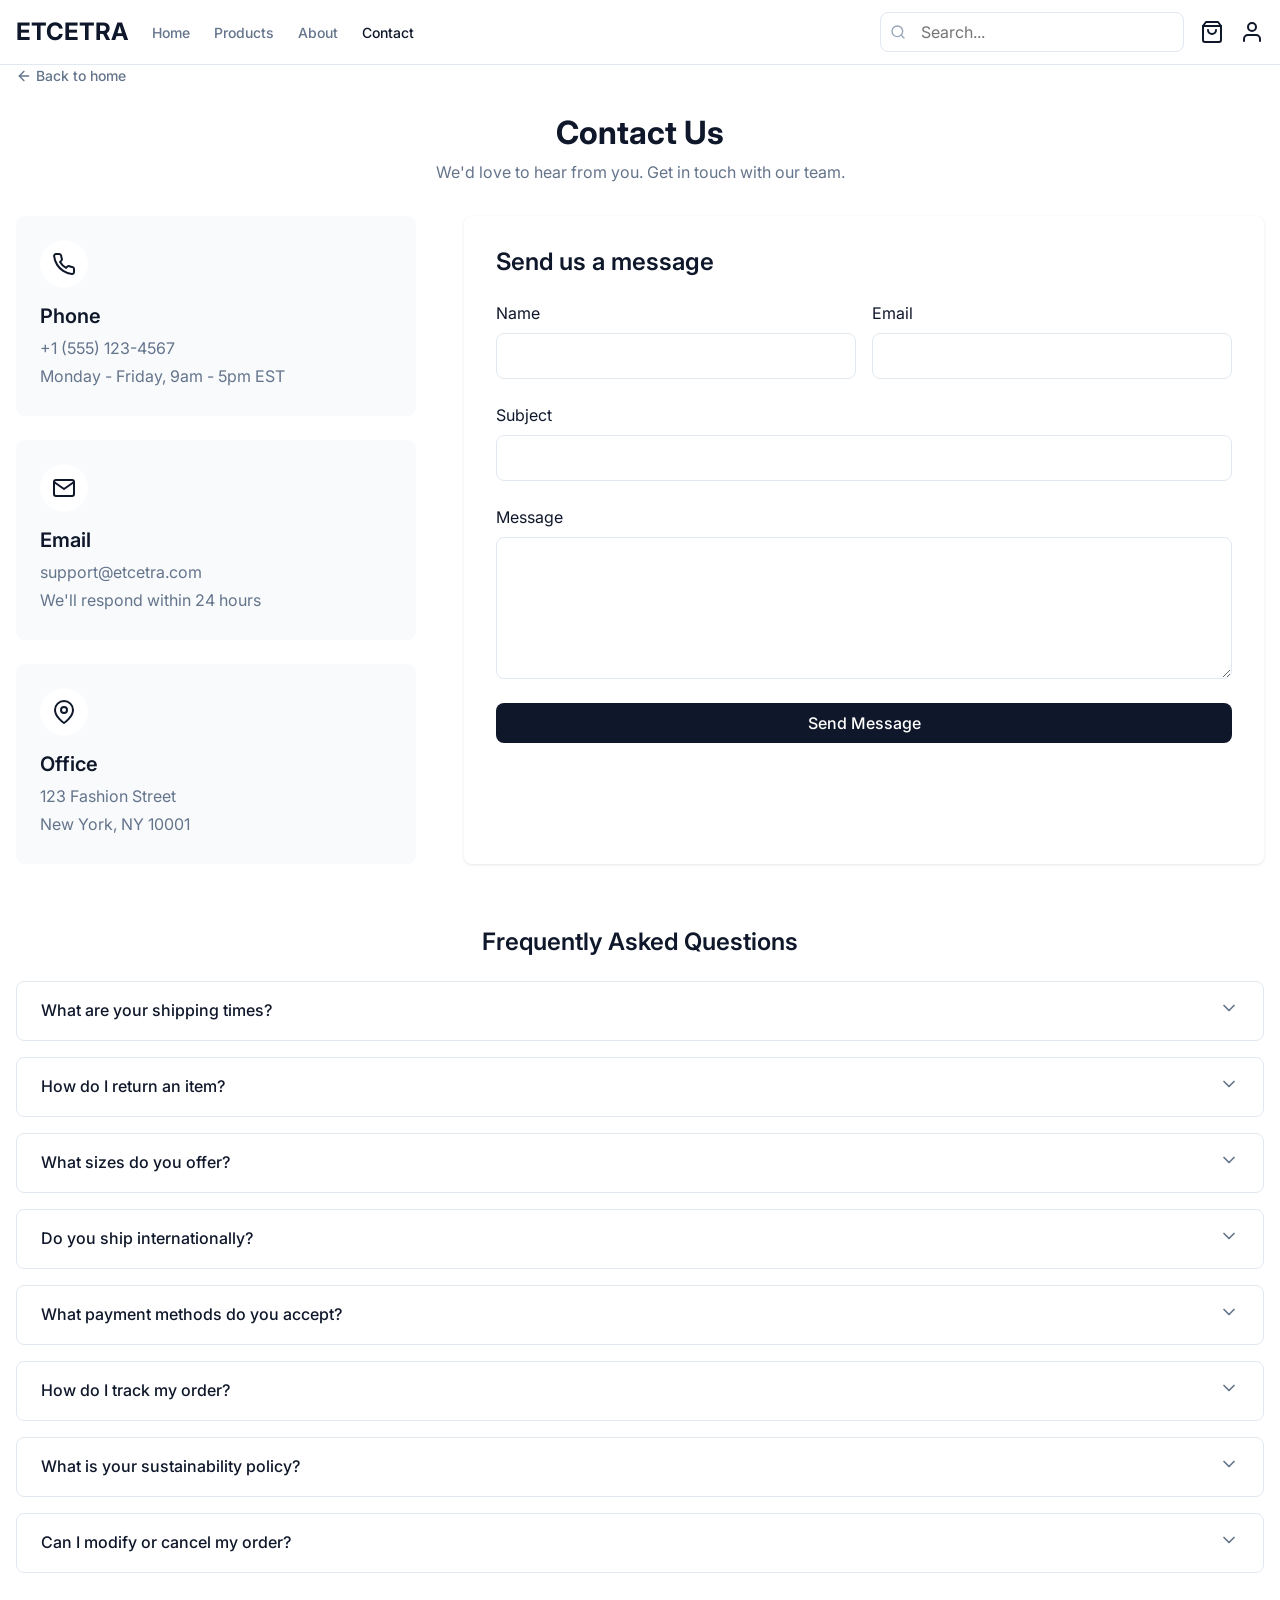
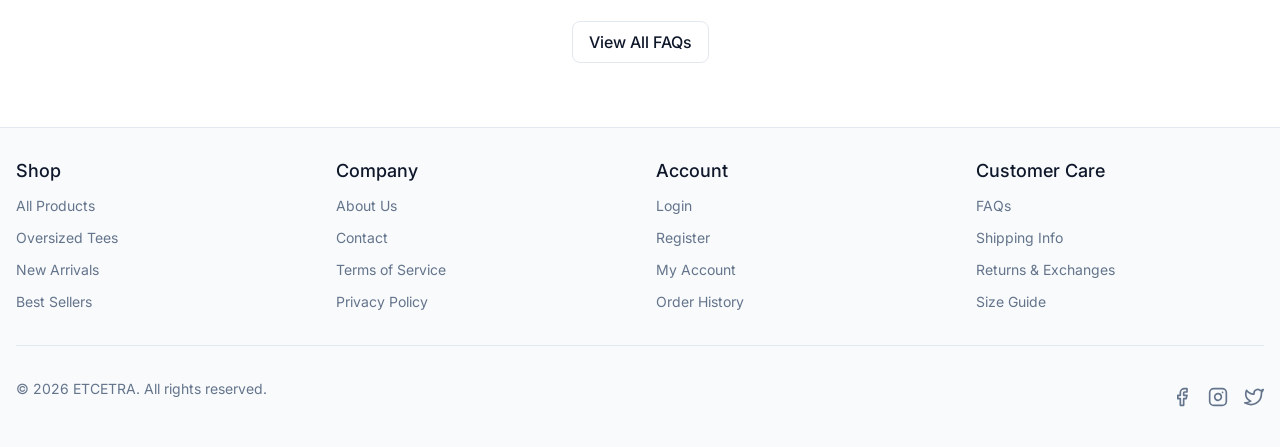
<file: src/frontends/contact.html>
<!DOCTYPE html>
<html lang="en">
<head>
<meta charset="UTF-8">
<meta name="viewport" content="width=device-width, initial-scale=1.0">
<title>Contact Us - ETCETRA</title>
<link rel="stylesheet" href="styles.css">
<link href="https://fonts.googleapis.com/css2?family=Inter:wght@400;500;600;700&display=swap" rel="stylesheet">
</head>
<body>
<div class="site-wrapper">
  <!-- Header -->
  <header class="header">
    <div class="container">
      <div class="header-content">
        <div class="header-left">
          <button class="menu-button" id="menuButton" aria-label="Toggle menu">
            <svg xmlns="http://www.w3.org/2000/svg" width="24" height="24" viewBox="0 0 24 24" fill="none" stroke="currentColor" stroke-width="2" stroke-linecap="round" stroke-linejoin="round">
              <line x1="3" y1="12" x2="21" y2="12"></line>
              <line x1="3" y1="6" x2="21" y2="6"></line>
              <line x1="3" y1="18" x2="21" y2="18"></line>
            </svg>
          </button>
          <a href="index.html" class="logo">ETCETRA</a>
          <nav class="desktop-nav">
            <a href="index.html" class="nav-link">Home</a>
            <a href="products.html" class="nav-link">Products</a>
            <a href="about.html" class="nav-link">About</a>
            <a href="contact.html" class="nav-link active">Contact</a>
          </nav>
        </div>
        <div class="header-search">
          <div class="search-container">
            <svg xmlns="http://www.w3.org/2000/svg" width="16" height="16" viewBox="0 0 24 24" fill="none" stroke="currentColor" stroke-width="2" stroke-linecap="round" stroke-linejoin="round" class="search-icon">
              <circle cx="11" cy="11" r="8"></circle>
              <line x1="21" y1="21" x2="16.65" y2="16.65"></line>
            </svg>
            <input type="search" placeholder="Search..." class="search-input">
          </div>
        </div>
        <div class="header-actions">
          <!-- <button class="theme-toggle" id="themeToggle" aria-label="Toggle theme">
            <svg xmlns="http://www.w3.org/2000/svg" width="20" height="20" viewBox="0 0 24 24" fill="none" stroke="currentColor" stroke-width="2" stroke-linecap="round" stroke-linejoin="round" class="sun-icon">
              <circle cx="12" cy="12" r="5"></circle>
              <line x1="12" y1="1" x2="12" y2="3"></line>
              <line x1="12" y1="21" x2="12" y2="23"></line>
              <line x1="4.22" y1="4.22" x2="5.64" y2="5.64"></line>
              <line x1="18.36" y1="18.36" x2="19.78" y2="19.78"></line>
              <line x1="1" y1="12" x2="3" y2="12"></line>
              <line x1="21" y1="12" x2="23" y2="12"></line>
              <line x1="4.22" y1="19.78" x2="5.64" y2="18.36"></line>
              <line x1="18.36" y1="5.64" x2="19.78" y2="4.22"></line>
            </svg>
            <svg xmlns="http://www.w3.org/2000/svg" width="20" height="20" viewBox="0 0 24 24" fill="none" stroke="currentColor" stroke-width="2" stroke-linecap="round" stroke-linejoin="round" class="moon-icon">
              <path d="M21 12.79A9 9 0 1 1 11.21 3 7 7 0 0 0 21 12.79z"></path>
            </svg>
          </button> -->
          <a href="cart.html" class="icon-button" aria-label="Cart">
            <svg xmlns="http://www.w3.org/2000/svg" width="24" height="24" viewBox="0 0 24 24" fill="none" stroke="currentColor" stroke-width="2" stroke-linecap="round" stroke-linejoin="round">
              <path d="M6 2L3 6v14a2 2 0 0 0 2 2h14a2 2 0 0 0 2-2V6l-3-4z"></path>
              <line x1="3" y1="6" x2="21" y2="6"></line>
              <path d="M16 10a4 4 0 0 1-8 0"></path>
            </svg>
          </a>
          <a href="login.html" class="icon-button" aria-label="Account">
            <svg xmlns="http://www.w3.org/2000/svg" width="24" height="24" viewBox="0 0 24 24" fill="none" stroke="currentColor" stroke-width="2" stroke-linecap="round" stroke-linejoin="round">
              <path d="M20 21v-2a4 4 0 0 0-4-4H8a4 4 0 0 0-4 4v2"></path>
              <circle cx="12" cy="7" r="4"></circle>
            </svg>
          </a>
        </div>
      </div>
    </div>
  </header>

  <!-- Mobile Menu -->
  <div class="mobile-menu" id="mobileMenu">
    <div class="mobile-menu-container">
      <div class="mobile-menu-header">
        <span class="logo">ETCETRA</span>
        <button class="close-menu" id="closeMenu" aria-label="Close menu">
          <svg xmlns="http://www.w3.org/2000/svg" width="24" height="24" viewBox="0 0 24 24" fill="none" stroke="currentColor" stroke-width="2" stroke-linecap="round" stroke-linejoin="round">
            <line x1="18" y1="6" x2="6" y2="18"></line>
            <line x1="6" y1="6" x2="18" y2="18"></line>
          </svg>
        </button>
      </div>
      <nav class="mobile-nav">
        <a href="index.html" class="mobile-nav-link">Home</a>
        <a href="products.html" class="mobile-nav-link">Products</a>
        <a href="about.html" class="mobile-nav-link">About</a>
        <a href="contact.html" class="mobile-nav-link active">Contact</a>
      </nav>
    </div>
  </div>

  <!-- Main Content -->
  <main>
    <div class="container">
      <div class="back-link">
        <a href="index.html" class="text-link">
          <svg xmlns="http://www.w3.org/2000/svg" width="16" height="16" viewBox="0 0 24 24" fill="none" stroke="currentColor" stroke-width="2" stroke-linecap="round" stroke-linejoin="round">
            <line x1="19" y1="12" x2="5" y2="12"></line>
            <polyline points="12 19 5 12 12 5"></polyline>
          </svg>
          Back to home
        </a>
      </div>
      
      <div class="page-header">
        <h1>Contact Us</h1>
        <p>We'd love to hear from you. Get in touch with our team.</p>
      </div>
      
      <div class="contact-section">
        <div class="contact-info">
          <div class="contact-card">
            <div class="contact-icon">
              <svg xmlns="http://www.w3.org/2000/svg" width="24" height="24" viewBox="0 0 24 24" fill="none" stroke="currentColor" stroke-width="2" stroke-linecap="round" stroke-linejoin="round">
                <path d="M22 16.92v3a2 2 0 0 1-2.18 2 19.79 19.79 0 0 1-8.63-3.07 19.5 19.5 0 0 1-6-6 19.79 19.79 0 0 1-3.07-8.67A2 2 0 0 1 4.11 2h3a2 2 0 0 1 2 1.72 12.84 12.84 0 0 0 .7 2.81 2 2 0 0 1-.45 2.11L8.09 9.91a16 16 0 0 0 6 6l1.27-1.27a2 2 0 0 1 2.11-.45 12.84 12.84 0 0 0 2.81.7A2 2 0 0 1 22 16.92z"></path>
              </svg>
            </div>
            <h3>Phone</h3>
            <p>+1 (555) 123-4567</p>
            <p>Monday - Friday, 9am - 5pm EST</p>
          </div>
          
          <div class="contact-card">
            <div class="contact-icon">
              <svg xmlns="http://www.w3.org/2000/svg" width="24" height="24" viewBox="0 0 24 24" fill="none" stroke="currentColor" stroke-width="2" stroke-linecap="round" stroke-linejoin="round">
                <path d="M4 4h16c1.1 0 2 .9 2 2v12c0 1.1-.9 2-2 2H4c-1.1 0-2-.9-2-2V6c0-1.1.9-2 2-2z"></path>
                <polyline points="22,6 12,13 2,6"></polyline>
              </svg>
            </div>
            <h3>Email</h3>
            <p>support@etcetra.com</p>
            <p>We'll respond within 24 hours</p>
          </div>
          
          <div class="contact-card">
            <div class="contact-icon">
              <svg xmlns="http://www.w3.org/2000/svg" width="24" height="24" viewBox="0 0 24 24" fill="none" stroke="currentColor" stroke-width="2" stroke-linecap="round" stroke-linejoin="round">
                <path d="M21 10c0 7-9 13-9 13s-9-6-9-13a9 9 0 0 1 18 0z"></path>
                <circle cx="12" cy="10" r="3"></circle>
              </svg>
            </div>
            <h3>Office</h3>
            <p>123 Fashion Street</p>
            <p>New York, NY 10001</p>
          </div>
        </div>
        
        <div class="contact-form-container">
          <h2>Send us a message</h2>
          <form class="contact-form">
            <div class="form-row">
              <div class="form-group">
                <label for="name">Name</label>
                <input type="text" id="name" name="name" class="form-input" required>
              </div>
              <div class="form-group">
                <label for="email">Email</label>
                <input type="email" id="email" name="email" class="form-input" required>
              </div>
            </div>
            
            <div class="form-group">
              <label for="subject">Subject</label>
              <input type="text" id="subject" name="subject" class="form-input" required>
            </div>
            
            <div class="form-group">
              <label for="message">Message</label>
              <textarea id="message" name="message" rows="5" class="form-input" required></textarea>
            </div>
            
            <button type="submit" class="button primary">Send Message</button>
          </form>
        </div>
      </div>
      
      <div class="faq-preview">
        <h2>Frequently Asked Questions</h2>
        <div class="faq-items">
          <div class="faq-item">
            <div class="faq-question" onclick="toggleFaq(this)">
              <h3>What are your shipping times?</h3>
              <button class="faq-toggle">
                <svg xmlns="http://www.w3.org/2000/svg" width="20" height="20" viewBox="0 0 24 24" fill="none" stroke="currentColor" stroke-width="2" stroke-linecap="round" stroke-linejoin="round">
                  <polyline points="6 9 12 15 18 9"></polyline>
                </svg>
              </button>
            </div>
            <div class="faq-answer">
              <p>We typically ship orders within 1-2 business days. Standard shipping takes 3-5 business days to arrive within the continental US. International shipping can take 7-14 business days depending on the destination. Express shipping options are available at checkout for faster delivery.</p>
            </div>
          </div>
          
          <div class="faq-item">
            <div class="faq-question" onclick="toggleFaq(this)">
              <h3>How do I return an item?</h3>
              <button class="faq-toggle">
                <svg xmlns="http://www.w3.org/2000/svg" width="20" height="20" viewBox="0 0 24 24" fill="none" stroke="currentColor" stroke-width="2" stroke-linecap="round" stroke-linejoin="round">
                  <polyline points="6 9 12 15 18 9"></polyline>
                </svg>
              </button>
            </div>
            <div class="faq-answer">
              <p>Returns are easy! Visit your order history, select the item you wish to return, and follow the instructions to generate a return label. You have 30 days from delivery to initiate a return. Please note that items must be unworn, unwashed, and with the original tags attached. For more details, please see our <a href="returns.html">Returns Policy</a>.</p>
            </div>
          </div>
          
          <div class="faq-item">
            <div class="faq-question" onclick="toggleFaq(this)">
              <h3>What sizes do you offer?</h3>
              <button class="faq-toggle">
                <svg xmlns="http://www.w3.org/2000/svg" width="20" height="20" viewBox="0 0 24 24" fill="none" stroke="currentColor" stroke-width="2" stroke-linecap="round" stroke-linejoin="round">
                  <polyline points="6 9 12 15 18 9"></polyline>
                </svg>
              </button>
            </div>
            <div class="faq-answer">
              <p>Our oversized tees come in sizes S through XXL. We design our clothing to have a relaxed, oversized fit. Please refer to our <a href="size-guide.html">size guide</a> for detailed measurements to find your perfect fit. If you're between sizes, we recommend sizing down for a less oversized look.</p>
            </div>
          </div>

          <div class="faq-item">
            <div class="faq-question" onclick="toggleFaq(this)">
              <h3>Do you ship internationally?</h3>
              <button class="faq-toggle">
                <svg xmlns="http://www.w3.org/2000/svg" width="20" height="20" viewBox="0 0 24 24" fill="none" stroke="currentColor" stroke-width="2" stroke-linecap="round" stroke-linejoin="round">
                  <polyline points="6 9 12 15 18 9"></polyline>
                </svg>
              </button>
            </div>
            <div class="faq-answer">
              <p>Yes, we ship to most countries worldwide! International shipping rates and delivery times vary by location. Please note that customers are responsible for any customs fees, duties, or taxes that may be imposed by their country's customs authorities. These fees are not included in our shipping charges.</p>
            </div>
          </div>

          <div class="faq-item">
            <div class="faq-question" onclick="toggleFaq(this)">
              <h3>What payment methods do you accept?</h3>
              <button class="faq-toggle">
                <svg xmlns="http://www.w3.org/2000/svg" width="20" height="20" viewBox="0 0 24 24" fill="none" stroke="currentColor" stroke-width="2" stroke-linecap="round" stroke-linejoin="round">
                  <polyline points="6 9 12 15 18 9"></polyline>
                </svg>
              </button>
            </div>
            <div class="faq-answer">
              <p>We accept all major credit cards (Visa, Mastercard, American Express, Discover), PayPal, Apple Pay, and Google Pay. All payments are securely processed and we never store your full credit card information on our servers.</p>
            </div>
          </div>

          <div class="faq-item">
            <div class="faq-question" onclick="toggleFaq(this)">
              <h3>How do I track my order?</h3>
              <button class="faq-toggle">
                <svg xmlns="http://www.w3.org/2000/svg" width="20" height="20" viewBox="0 0 24 24" fill="none" stroke="currentColor" stroke-width="2" stroke-linecap="round" stroke-linejoin="round">
                  <polyline points="6 9 12 15 18 9"></polyline>
                </svg>
              </button>
            </div>
            <div class="faq-answer">
              <p>Once your order ships, you'll receive a shipping confirmation email with a tracking number. You can use this tracking number on our website under "Order History" or directly on the carrier's website. If you created an account, you can also track your order by logging into your account and viewing your order history.</p>
            </div>
          </div>

          <div class="faq-item">
            <div class="faq-question" onclick="toggleFaq(this)">
              <h3>What is your sustainability policy?</h3>
              <button class="faq-toggle">
                <svg xmlns="http://www.w3.org/2000/svg" width="20" height="20" viewBox="0 0 24 24" fill="none" stroke="currentColor" stroke-width="2" stroke-linecap="round" stroke-linejoin="round">
                  <polyline points="6 9 12 15 18 9"></polyline>
                </svg>
              </button>
            </div>
            <div class="faq-answer">
              <p>Sustainability is at the core of our business. We use 100% organic cotton for our t-shirts, work with ethical manufacturers, and use eco-friendly packaging materials. We're constantly looking for ways to reduce our environmental footprint and improve our sustainability practices. Learn more about our sustainability initiatives on our <a href="about.html">About page</a>.</p>
            </div>
          </div>

          <div class="faq-item">
            <div class="faq-question" onclick="toggleFaq(this)">
              <h3>Can I modify or cancel my order?</h3>
              <button class="faq-toggle">
                <svg xmlns="http://www.w3.org/2000/svg" width="20" height="20" viewBox="0 0 24 24" fill="none" stroke="currentColor" stroke-width="2" stroke-linecap="round" stroke-linejoin="round">
                  <polyline points="6 9 12 15 18 9"></polyline>
                </svg>
              </button>
            </div>
            <div class="faq-answer">
              <p>We process orders quickly to ensure fast shipping. If you need to modify or cancel your order, please contact us immediately at support@etcetra.com. We'll do our best to accommodate your request, but we cannot guarantee changes once an order has been processed. If your order has already shipped, you'll need to follow our return process.</p>
            </div>
          </div>
        </div>
        
        <div class="view-all">
          <a href="faqs.html" class="button outline">View All FAQs</a>
        </div>
      </div>
    </div>
  </main>

  <!-- Footer -->
  <footer class="footer">
    <div class="container">
      <div class="footer-content">
        <div class="footer-links">
          <div class="footer-column">
            <h3 class="footer-heading">Shop</h3>
            <ul class="footer-list">
              <li><a href="products.html">All Products</a></li>
              <li><a href="products.html">Oversized Tees</a></li>
              <li><a href="products.html">New Arrivals</a></li>
              <li><a href="products.html">Best Sellers</a></li>
            </ul>
          </div>
          <div class="footer-column">
            <h3 class="footer-heading">Company</h3>
            <ul class="footer-list">
              <li><a href="about.html">About Us</a></li>
              <li><a href="contact.html">Contact</a></li>
              <li><a href="terms.html">Terms of Service</a></li>
              <li><a href="privacy.html">Privacy Policy</a></li>
            </ul>
          </div>
          <div class="footer-column">
            <h3 class="footer-heading">Account</h3>
            <ul class="footer-list">
              <li><a href="login.html">Login</a></li>
              <li><a href="register.html">Register</a></li>
              <li><a href="account.html">My Account</a></li>
              <li><a href="orders.html">Order History</a></li>
            </ul>
          </div>
          <div class="footer-column">
            <h3 class="footer-heading">Customer Care</h3>
            <ul class="footer-list">
              <li><a href="faqs.html">FAQs</a></li>
              <li><a href="shipping.html">Shipping Info</a></li>
              <li><a href="returns.html">Returns & Exchanges</a></li>
              <li><a href="size-guide.html">Size Guide</a></li>
            </ul>
          </div>
        </div>
        <div class="footer-bottom">
          <p class="copyright">
            © <span id="currentYear"></span> ETCETRA. All rights reserved.
          </p>
          <div class="social-links">
            <a href="#" class="social-link">
              <svg xmlns="http://www.w3.org/2000/svg" width="20" height="20" viewBox="0 0 24 24" fill="none" stroke="currentColor" stroke-width="2" stroke-linecap="round" stroke-linejoin="round">
                <path d="M18 2h-3a5 5 0 0 0-5 5v3H7v4h3v8h4v-8h3l1-4h-4V7a1 1 0 0 1 1-1h3z"></path>
              </svg>
            </a>
            <a href="#" class="social-link">
              <svg xmlns="http://www.w3.org/2000/svg" width="20" height="20" viewBox="0 0 24 24" fill="none" stroke="currentColor" stroke-width="2" stroke-linecap="round" stroke-linejoin="round">
                <rect x="2" y="2" width="20" height="20" rx="5" ry="5"></rect>
                <path d="M16 11.37A4 4 0 1 1 12.63 8 4 4 0 0 1 16 11.37z"></path>
                <line x1="17.5" y1="6.5" x2="17.51" y2="6.5"></line>
              </svg>
            </a>
            <a href="#" class="social-link">
              <svg xmlns="http://www.w3.org/2000/svg" width="20" height="20" viewBox="0 0 24 24" fill="none" stroke="currentColor" stroke-width="2" stroke-linecap="round" stroke-linejoin="round">
                <path d="M23 3a10.9 10.9 0 0 1-3.14 1.53 4.48 4.48 0 0 0-7.86 3v1A10.66 10.66 0 0 1 3 4s-4 9 5 13a11.64 11.64 0 0 1-7 2c9 5 20 0 20-11.5a4.5 4.5 0 0 0-.08-.83A7.72 7.72 0 0 0 23 3z"></path>
              </svg>
            </a>
          </div>
        </div>
      </div>
    </div>
  </footer>
</div>

<script src="script.js"></script>
<script>
  function toggleFaq(element) {
    const faqItem = element.closest('.faq-item');
    faqItem.classList.toggle('active');
  }
</script>
</body>
</html>
</file>
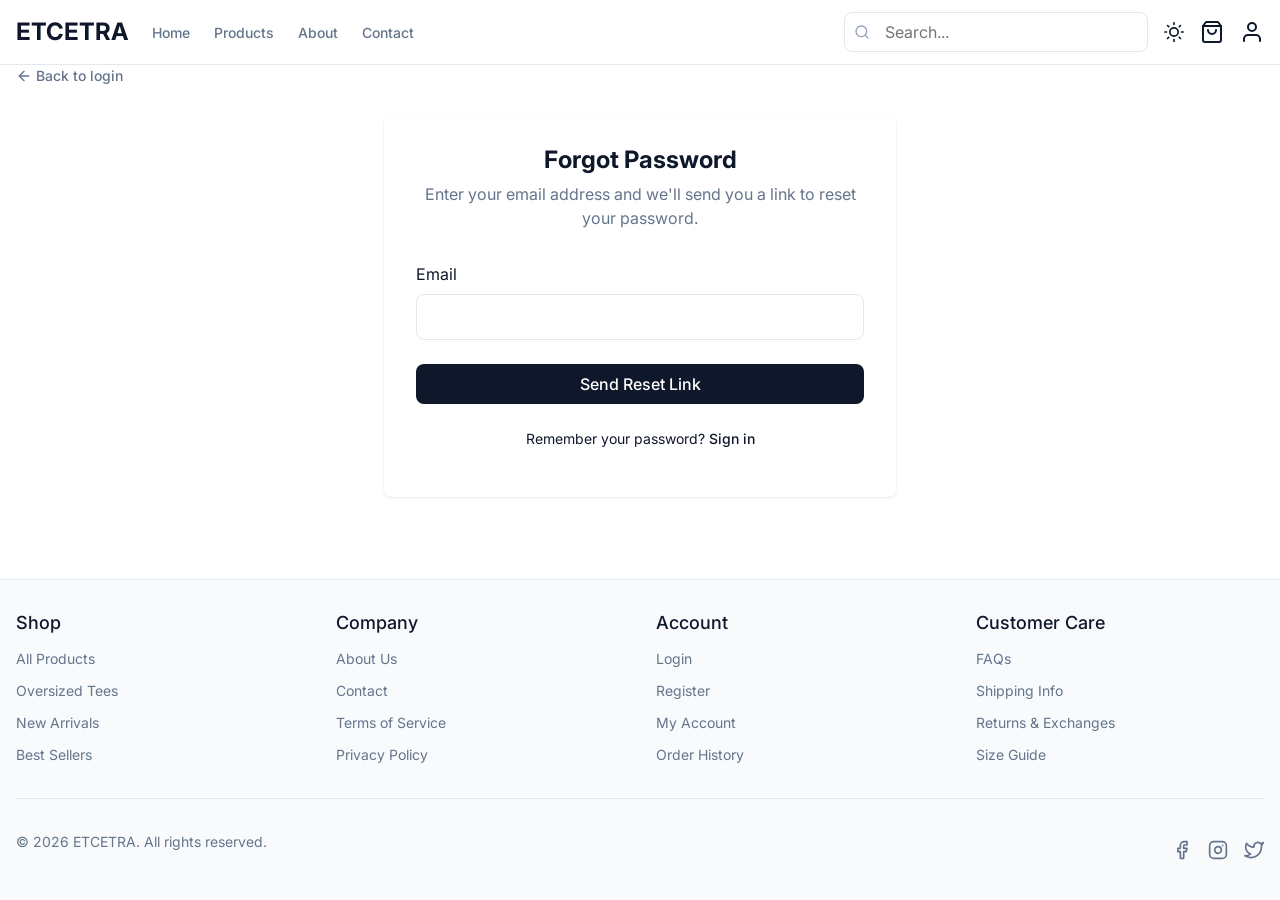
<file: src/frontends/forgot.html>
<!DOCTYPE html>
<html lang="en">
<head>
  <meta charset="UTF-8">
  <meta name="viewport" content="width=device-width, initial-scale=1.0">
  <title>Forgot Password - ETCETRA</title>
  <link rel="stylesheet" href="styles.css">
  <link href="https://fonts.googleapis.com/css2?family=Inter:wght@400;500;600;700&display=swap" rel="stylesheet">
</head>
<body>
  <div class="site-wrapper">
    <!-- Header -->
    <header class="header">
      <div class="container">
        <div class="header-content">
          <div class="header-left">
            <button class="menu-button" id="menuButton" aria-label="Toggle menu">
              <svg xmlns="http://www.w3.org/2000/svg" width="24" height="24" viewBox="0 0 24 24" fill="none" stroke="currentColor" stroke-width="2" stroke-linecap="round" stroke-linejoin="round">
                <line x1="3" y1="12" x2="21" y2="12"></line>
                <line x1="3" y1="6" x2="21" y2="6"></line>
                <line x1="3" y1="18" x2="21" y2="18"></line>
              </svg>
            </button>
            <a href="index.html" class="logo">ETCETRA</a>
            <nav class="desktop-nav">
              <a href="index.html" class="nav-link">Home</a>
              <a href="products.html" class="nav-link">Products</a>
              <a href="about.html" class="nav-link">About</a>
              <a href="contact.html" class="nav-link">Contact</a>
            </nav>
          </div>
          <div class="header-search">
            <div class="search-container">
              <svg xmlns="http://www.w3.org/2000/svg" width="16" height="16" viewBox="0 0 24 24" fill="none" stroke="currentColor" stroke-width="2" stroke-linecap="round" stroke-linejoin="round" class="search-icon">
                <circle cx="11" cy="11" r="8"></circle>
                <line x1="21" y1="21" x2="16.65" y2="16.65"></line>
              </svg>
              <input type="search" placeholder="Search..." class="search-input">
            </div>
          </div>
          <div class="header-actions">
            <button class="theme-toggle" id="themeToggle" aria-label="Toggle theme">
              <svg xmlns="http://www.w3.org/2000/svg" width="20" height="20" viewBox="0 0 24 24" fill="none" stroke="currentColor" stroke-width="2" stroke-linecap="round" stroke-linejoin="round" class="sun-icon">
                <circle cx="12" cy="12" r="5"></circle>
                <line x1="12" y1="1" x2="12" y2="3"></line>
                <line x1="12" y1="21" x2="12" y2="23"></line>
                <line x1="4.22" y1="4.22" x2="5.64" y2="5.64"></line>
                <line x1="18.36" y1="18.36" x2="19.78" y2="19.78"></line>
                <line x1="1" y1="12" x2="3" y2="12"></line>
                <line x1="21" y1="12" x2="23" y2="12"></line>
                <line x1="4.22" y1="19.78" x2="5.64" y2="18.36"></line>
                <line x1="18.36" y1="5.64" x2="19.78" y2="4.22"></line>
              </svg>
              <svg xmlns="http://www.w3.org/2000/svg" width="20" height="20" viewBox="0 0 24 24" fill="none" stroke="currentColor" stroke-width="2" stroke-linecap="round" stroke-linejoin="round" class="moon-icon">
                <path d="M21 12.79A9 9 0 1 1 11.21 3 7 7 0 0 0 21 12.79z"></path>
              </svg>
            </button>
            <a href="cart.html" class="icon-button" aria-label="Cart">
              <svg xmlns="http://www.w3.org/2000/svg" width="24" height="24" viewBox="0 0 24 24" fill="none" stroke="currentColor" stroke-width="2" stroke-linecap="round" stroke-linejoin="round">
                <path d="M6 2L3 6v14a2 2 0 0 0 2 2h14a2 2 0 0 0 2-2V6l-3-4z"></path>
                <line x1="3" y1="6" x2="21" y2="6"></line>
                <path d="M16 10a4 4 0 0 1-8 0"></path>
              </svg>
            </a>
            <a href="login.html" class="icon-button" aria-label="Account">
              <svg xmlns="http://www.w3.org/2000/svg" width="24" height="24" viewBox="0 0 24 24" fill="none" stroke="currentColor" stroke-width="2" stroke-linecap="round" stroke-linejoin="round">
                <path d="M20 21v-2a4 4 0 0 0-4-4H8a4 4 0 0 0-4 4v2"></path>
                <circle cx="12" cy="7" r="4"></circle>
              </svg>
            </a>
          </div>
        </div>
      </div>
    </header>

    <!-- Mobile Menu -->
    <div class="mobile-menu" id="mobileMenu">
      <div class="mobile-menu-container">
        <div class="mobile-menu-header">
          <span class="logo">ETCETRA</span>
          <button class="close-menu" id="closeMenu" aria-label="Close menu">
            <svg xmlns="http://www.w3.org/2000/svg" width="24" height="24" viewBox="0 0 24 24" fill="none" stroke="currentColor" stroke-width="2" stroke-linecap="round" stroke-linejoin="round">
              <line x1="18" y1="6" x2="6" y2="18"></line>
              <line x1="6" y1="6" x2="18" y2="18"></line>
            </svg>
          </button>
        </div>
        <nav class="mobile-nav">
          <a href="index.html" class="mobile-nav-link">Home</a>
          <a href="products.html" class="mobile-nav-link">Products</a>
          <a href="about.html" class="mobile-nav-link">About</a>
          <a href="contact.html" class="mobile-nav-link">Contact</a>
        </nav>
      </div>
    </div>

    <!-- Main Content -->
    <main>
      <div class="container">
        <div class="back-link">
          <a href="login.html" class="text-link">
            <svg xmlns="http://www.w3.org/2000/svg" width="16" height="16" viewBox="0 0 24 24" fill="none" stroke="currentColor" stroke-width="2" stroke-linecap="round" stroke-linejoin="round">
              <line x1="19" y1="12" x2="5" y2="12"></line>
              <polyline points="12 19 5 12 12 5"></polyline>
            </svg>
            Back to login
          </a>
        </div>
        
        <div class="auth-container">
          <div class="auth-card">
            <div class="auth-header">
              <h1>Forgot Password</h1>
              <p>Enter your email address and we'll send you a link to reset your password.</p>
            </div>
            
            <form class="auth-form">
              <div class="form-group">
                <label for="email">Email</label>
                <input type="email" id="email" name="email" class="form-input" required>
              </div>
              
              <button type="submit" class="button primary auth-button">Send Reset Link</button>
            </form>
            
            <div class="auth-footer">
              <p>Remember your password? <a href="login.html">Sign in</a></p>
            </div>
          </div>
        </div>
      </div>
    </main>

    <!-- Footer -->
    <footer class="footer">
      <div class="container">
        <div class="footer-content">
          <div class="footer-links">
            <div class="footer-column">
              <h3 class="footer-heading">Shop</h3>
              <ul class="footer-list">
                <li><a href="products.html">All Products</a></li>
                <li><a href="products.html">Oversized Tees</a></li>
                <li><a href="products.html">New Arrivals</a></li>
                <li><a href="products.html">Best Sellers</a></li>
              </ul>
            </div>
            <div class="footer-column">
              <h3 class="footer-heading">Company</h3>
              <ul class="footer-list">
                <li><a href="about.html">About Us</a></li>
                <li><a href="contact.html">Contact</a></li>
                <li><a href="terms.html">Terms of Service</a></li>
                <li><a href="privacy.html">Privacy Policy</a></li>
              </ul>
            </div>
            <div class="footer-column">
              <h3 class="footer-heading">Account</h3>
              <ul class="footer-list">
                <li><a href="login.html">Login</a></li>
                <li><a href="register.html">Register</a></li>
                <li><a href="account.html">My Account</a></li>
                <li><a href="orders.html">Order History</a></li>
              </ul>
            </div>
            <div class="footer-column">
              <h3 class="footer-heading">Customer Care</h3>
              <ul class="footer-list">
                <li><a href="faqs.html">FAQs</a></li>
                <li><a href="shipping.html">Shipping Info</a></li>
                <li><a href="returns.html">Returns & Exchanges</a></li>
                <li><a href="size-guide.html">Size Guide</a></li>
              </ul>
            </div>
          </div>
          <div class="footer-bottom">
            <p class="copyright">
              © <span id="currentYear"></span> ETCETRA. All rights reserved.
            </p>
            <div class="social-links">
              <a href="#" class="social-link">
                <svg xmlns="http://www.w3.org/2000/svg" width="20" height="20" viewBox="0 0 24 24" fill="none" stroke="currentColor" stroke-width="2" stroke-linecap="round" stroke-linejoin="round">
                  <path d="M18 2h-3a5 5 0 0 0-5 5v3H7v4h3v8h4v-8h3l1-4h-4V7a1 1 0 0 1 1-1h3z"></path>
                </svg>
              </a>
              <a href="#" class="social-link">
                <svg xmlns="http://www.w3.org/2000/svg" width="20" height="20" viewBox="0 0 24 24" fill="none" stroke="currentColor" stroke-width="2" stroke-linecap="round" stroke-linejoin="round">
                  <rect x="2" y="2" width="20" height="20" rx="5" ry="5"></rect>
                  <path d="M16 11.37A4 4 0 1 1 12.63 8 4 4 0 0 1 16 11.37z"></path>
                  <line x1="17.5" y1="6.5" x2="17.51" y2="6.5"></line>
                </svg>
              </a>
              <a href="#" class="social-link">
                <svg xmlns="http://www.w3.org/2000/svg" width="20" height="20" viewBox="0 0 24 24" fill="none" stroke="currentColor" stroke-width="2" stroke-linecap="round" stroke-linejoin="round">
                  <path d="M23 3a10.9 10.9 0 0 1-3.14 1.53 4.48 4.48 0 0 0-7.86 3v1A10.66 10.66 0 0 1 3 4s-4 9 5 13a11.64 11.64 0 0 1-7 2c9 5 20 0 20-11.5a4.5 4.5 0 0 0-.08-.83A7.72 7.72 0 0 0 23 3z"></path>
                </svg>
              </a>
            </div>
          </div>
        </div>
      </div>
    </footer>
  </div>

  <script src="script.js"></script>
</body>
</html>
</file>
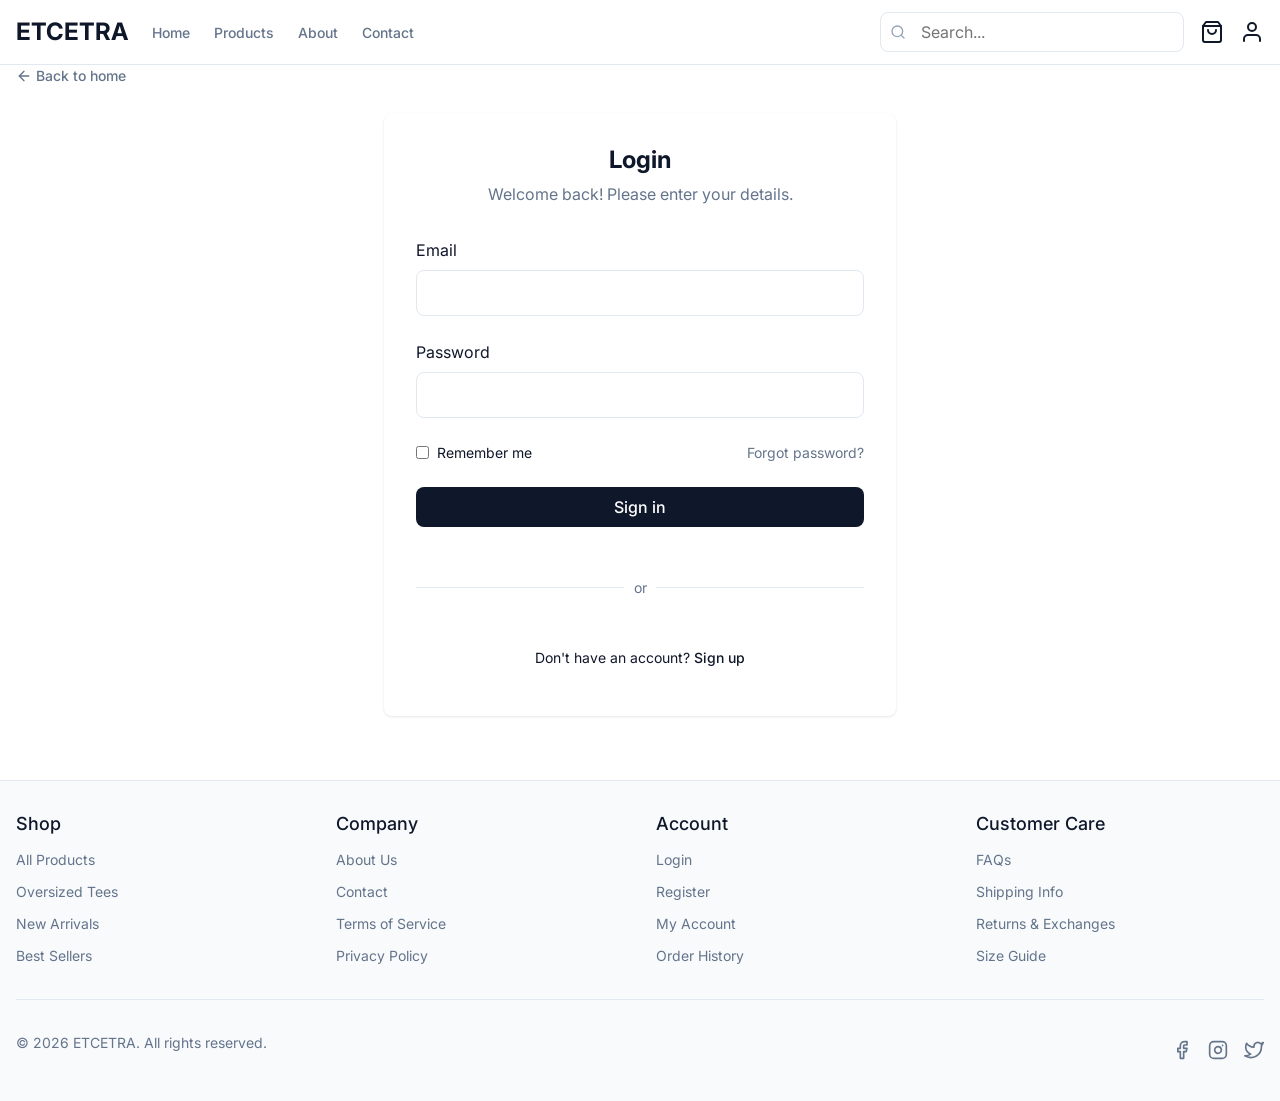
<file: src/frontends/login.html>
<!DOCTYPE html>
<html lang="en">
<head>
  <meta charset="UTF-8">
  <meta name="viewport" content="width=device-width, initial-scale=1.0">
  <title>Login - ETCETRA</title>
  <link rel="stylesheet" href="styles.css">
  <link href="https://fonts.googleapis.com/css2?family=Inter:wght@400;500;600;700&display=swap" rel="stylesheet">
  <script src="https://accounts.google.com/gsi/client" async defer></script>
  <style>
    .admin-login-section {
      margin-top: 1.5rem;
      text-align: center;
      padding: 1rem 0;
      border-top: 1px solid var(--color-border);
    }

    .admin-button {
      display: flex;
      align-items: center;
      justify-content: center;
      gap: 0.5rem;
      width: 100%;
      margin-top: 0.75rem;
      padding: 0.75rem 1.5rem;
      font-weight: 500;
    }

    .button.secondary {
      background-color: #f3f4f6;
      color: #374151;
      border: 1px solid #d1d5db;
    }

    .button.secondary:hover {
      background-color: #e5e7eb;
    }

    .dark .button.secondary {
      background-color: #374151;
      color: #f3f4f6;
      border: 1px solid #4b5563;
    }

    .dark .button.secondary:hover {
      background-color: #4b5563;
    }

    .auth-divider {
      margin: 1.5rem 0;
    }
  </style>
</head>
<body>
  <div class="site-wrapper">
    <!-- Header -->
    <header class="header">
      <div class="container">
        <div class="header-content">
          <div class="header-left">
            <button class="menu-button" id="menuButton" aria-label="Toggle menu">
              <svg xmlns="http://www.w3.org/2000/svg" width="24" height="24" viewBox="0 0 24 24" fill="none" stroke="currentColor" stroke-width="2" stroke-linecap="round" stroke-linejoin="round">
                <line x1="3" y1="12" x2="21" y2="12"></line>
                <line x1="3" y1="6" x2="21" y2="6"></line>
                <line x1="3" y1="18" x2="21" y2="18"></line>
              </svg>
            </button>
            <a href="index.html" class="logo">ETCETRA</a>
            <nav class="desktop-nav">
              <a href="index.html" class="nav-link">Home</a>
              <a href="products.html" class="nav-link">Products</a>
              <a href="about.html" class="nav-link">About</a>
              <a href="contact.html" class="nav-link">Contact</a>
            </nav>
          </div>
          <div class="header-search">
            <div class="search-container">
              <svg xmlns="http://www.w3.org/2000/svg" width="16" height="16" viewBox="0 0 24 24" fill="none" stroke="currentColor" stroke-width="2" stroke-linecap="round" stroke-linejoin="round" class="search-icon">
                <circle cx="11" cy="11" r="8"></circle>
                <line x1="21" y1="21" x2="16.65" y2="16.65"></line>
              </svg>
              <input type="search" placeholder="Search..." class="search-input">
            </div>
          </div>
          <div class="header-actions">
            <!-- <button class="theme-toggle" id="themeToggle" aria-label="Toggle theme">
              <svg xmlns="http://www.w3.org/2000/svg" width="20" height="20" viewBox="0 0 24 24" fill="none" stroke="currentColor" stroke-width="2" stroke-linecap="round" stroke-linejoin="round" class="sun-icon">
                <circle cx="12" cy="12" r="5"></circle>
                <line x1="12" y1="1" x2="12" y2="3"></line>
                <line x1="12" y1="21" x2="12" y2="23"></line>
                <line x1="4.22" y1="4.22" x2="5.64" y2="5.64"></line>
                <line x1="18.36" y1="18.36" x2="19.78" y2="19.78"></line>
                <line x1="1" y1="12" x2="3" y2="12"></line>
                <line x1="21" y1="12" x2="23" y2="12"></line>
                <line x1="4.22" y1="19.78" x2="5.64" y2="18.36"></line>
                <line x1="18.36" y1="5.64" x2="19.78" y2="4.22"></line>
              </svg>
              <svg xmlns="http://www.w3.org/2000/svg" width="20" height="20" viewBox="0 0 24 24" fill="none" stroke="currentColor" stroke-width="2" stroke-linecap="round" stroke-linejoin="round" class="moon-icon">
                <path d="M21 12.79A9 9 0 1 1 11.21 3 7 7 0 0 0 21 12.79z"></path>
              </svg>
            </button> -->
            <a href="cart.html" class="icon-button" aria-label="Cart">
              <svg xmlns="http://www.w3.org/2000/svg" width="24" height="24" viewBox="0 0 24 24" fill="none" stroke="currentColor" stroke-width="2" stroke-linecap="round" stroke-linejoin="round">
                <path d="M6 2L3 6v14a2 2 0 0 0 2 2h14a2 2 0 0 0 2-2V6l-3-4z"></path>
                <line x1="3" y1="6" x2="21" y2="6"></line>
                <path d="M16 10a4 4 0 0 1-8 0"></path>
              </svg>
            </a>
            <a href="login.html" class="icon-button active" aria-label="Account">
              <svg xmlns="http://www.w3.org/2000/svg" width="24" height="24" viewBox="0 0 24 24" fill="none" stroke="currentColor" stroke-width="2" stroke-linecap="round" stroke-linejoin="round">
                <path d="M20 21v-2a4 4 0 0 0-4-4H8a4 4 0 0 0-4 4v2"></path>
                <circle cx="12" cy="7" r="4"></circle>
              </svg>
            </a>
          </div>
        </div>
      </div>
    </header>

    <!-- Mobile Menu -->
    <div class="mobile-menu" id="mobileMenu">
      <div class="mobile-menu-container">
        <div class="mobile-menu-header">
          <span class="logo">ETCETRA</span>
          <button class="close-menu" id="closeMenu" aria-label="Close menu">
            <svg xmlns="http://www.w3.org/2000/svg" width="24" height="24" viewBox="0 0 24 24" fill="none" stroke="currentColor" stroke-width="2" stroke-linecap="round" stroke-linejoin="round">
              <line x1="18" y1="6" x2="6" y2="18"></line>
              <line x1="6" y1="6" x2="18" y2="18"></line>
            </svg>
          </button>
        </div>
        <nav class="mobile-nav">
          <a href="index.html" class="mobile-nav-link">Home</a>
          <a href="products.html" class="mobile-nav-link">Products</a>
          <a href="about.html" class="mobile-nav-link">About</a>
          <a href="contact.html" class="mobile-nav-link">Contact</a>
        </nav>
      </div>
    </div>

    <!-- Main Content -->
    <main>
      <div class="container">
        <div class="back-link">
          <a href="index.html" class="text-link">
            <svg xmlns="http://www.w3.org/2000/svg" width="16" height="16" viewBox="0 0 24 24" fill="none" stroke="currentColor" stroke-width="2" stroke-linecap="round" stroke-linejoin="round">
              <line x1="19" y1="12" x2="5" y2="12"></line>
              <polyline points="12 19 5 12 12 5"></polyline>
            </svg>
            Back to home
          </a>
        </div>
        
        <div class="auth-container">
          <div class="auth-card">
            <div class="auth-header">
              <h1>Login</h1>
              <p>Welcome back! Please enter your details.</p>
            </div>
            
            <form class="auth-form">
              <div class="form-group">
                <label for="email">Email</label>
                <input type="email" id="email" name="email" class="form-input" required>
              </div>
              
              <div class="form-group">
                <label for="password">Password</label>
                <input type="password" id="password" name="password" class="form-input" required>
              </div>
              
              <div class="form-options">
                <div class="remember-me">
                  <input type="checkbox" id="remember" name="remember">
                  <label for="remember">Remember me</label>
                </div>
                <a href="forgot.html" class="forgot-password">Forgot password?</a>
              </div>
              
              <button type="submit" class="button primary auth-button">Sign in</button>
              
              <div class="auth-divider">
                <span>or</span>
              </div>
              
              <!-- <div  id="googleSignInButton"></div>         // ⚠️ stoping google login for sometime -->
            </form>
            
            <div class="auth-footer">
              <p>Don't have an account? <a href="register.html">Sign up</a></p>
            </div>

            <!-- <div class="admin-login-section">
              <div class="auth-divider">
                <span>Admin Access</span>
              </div>
              <a href="admin-login.html" class="button secondary admin-button">
                <svg xmlns="http://www.w3.org/2000/svg" width="20" height="20" viewBox="0 0 24 24" fill="none" stroke="currentColor" stroke-width="2" stroke-linecap="round" stroke-linejoin="round">
                  <path d="M16 21v-2a4 4 0 0 0-4-4H5a4 4 0 0 0-4 4v2"></path>
                  <circle cx="8.5" cy="7" r="4"></circle>
                  <line x1="20" y1="8" x2="20" y2="14"></line>
                  <line x1="23" y1="11" x2="17" y2="11"></line>
                </svg>
                Admin Login
              </a>
            </div> -->
          </div>
        </div>
      </div>
    </main>

    <!-- Footer -->
    <footer class="footer">
      <div class="container">
        <div class="footer-content">
          <div class="footer-links">
            <div class="footer-column">
              <h3 class="footer-heading">Shop</h3>
              <ul class="footer-list">
                <li><a href="products.html">All Products</a></li>
                <li><a href="products.html">Oversized Tees</a></li>
                <li><a href="products.html">New Arrivals</a></li>
                <li><a href="products.html">Best Sellers</a></li>
              </ul>
            </div>
            <div class="footer-column">
              <h3 class="footer-heading">Company</h3>
              <ul class="footer-list">
                <li><a href="about.html">About Us</a></li>
                <li><a href="contact.html">Contact</a></li>
                <li><a href="terms.html">Terms of Service</a></li>
                <li><a href="privacy.html">Privacy Policy</a></li>
              </ul>
            </div>
            <div class="footer-column">
              <h3 class="footer-heading">Account</h3>
              <ul class="footer-list">
                <li><a href="login.html">Login</a></li>
                <li><a href="register.html">Register</a></li>
                <li><a href="account.html">My Account</a></li>
                <li><a href="orders.html">Order History</a></li>
              </ul>
            </div>
            <div class="footer-column">
              <h3 class="footer-heading">Customer Care</h3>
              <ul class="footer-list">
                <li><a href="faqs.html">FAQs</a></li>
                <li><a href="shipping.html">Shipping Info</a></li>
                <li><a href="returns.html">Returns & Exchanges</a></li>
                <li><a href="size-guide.html">Size Guide</a></li>
              </ul>
            </div>
          </div>
          
          <div class="footer-bottom">
            <p class="copyright">
              © <span id="currentYear"></span> ETCETRA. All rights reserved.
            </p>
            <div class="social-links">
              <a href="#" class="social-link">
                <svg xmlns="http://www.w3.org/2000/svg" width="20" height="20" viewBox="0 0 24 24" fill="none" stroke="currentColor" stroke-width="2" stroke-linecap="round" stroke-linejoin="round">
                  <path d="M18 2h-3a5 5 0 0 0-5 5v3H7v4h3v8h4v-8h3l1-4h-4V7a1 1 0 0 1 1-1h3z"></path>
                </svg>
              </a>
              <a href="#" class="social-link">
                <svg xmlns="http://www.w3.org/2000/svg" width="20" height="20" viewBox="0 0 24 24" fill="none" stroke="currentColor" stroke-width="2" stroke-linecap="round" stroke-linejoin="round">
                  <rect x="2" y="2" width="20" height="20" rx="5" ry="5"></rect>
                  <path d="M16 11.37A4 4 0 1 1 12.63 8 4 4 0 0 1 16 11.37z"></path>
                  <line x1="17.5" y1="6.5" x2="17.51" y2="6.5"></line>
                </svg>
              </a>
              <a href="#" class="social-link">
                <svg xmlns="http://www.w3.org/2000/svg" width="20" height="20" viewBox="0 0 24 24" fill="none" stroke="currentColor" stroke-width="2" stroke-linecap="round" stroke-linejoin="round">
                  <path d="M23 3a10.9 10.9 0 0 1-3.14 1.53 4.48 4.48 0 0 0-7.86 3v1A10.66 10.66 0 0 1 3 4s-4 9 5 13a11.64 11.64 0 0 1-7 2c9 5 20 0 20-11.5a4.5 4.5 0 0 0-.08-.83A7.72 7.72 0 0 0 23 3z"></path>
                </svg>
              </a>
            </div>
          </div>
        </div>
      </div>
    </footer>
  </div>

  <script src="script.js"></script>


  <script>                       // login with google.
    function handleCredentialResponse(response) {
        console.log("Google ID Token:", response.credential); // Check if it's a JWT token

        // Send token to backend
        fetch("/api/v1/users/auth/signUp", {
            method: "POST",
            headers: { "Content-Type": "application/json" },
            credentials: "include",
            body: JSON.stringify({ token: response.credential }),
        })
        .then(res => res.json())
        .then(data => {console.log("User data:", data),window.location.href = "index.html";})
        .catch(error => console.error("Error:", error));
    }

    window.onload = function () {
        google.accounts.id.initialize({
            client_id: "921058034806-5e0mktavr81tadlmiidtcpgeifkd05fo.apps.googleusercontent.com",
            callback: handleCredentialResponse,
        });

        // Render Google Sign-In Button
        google.accounts.id.renderButton(
            document.getElementById("googleSignInButton"),
            { theme: "outline", size: "large" }
        );
    };
  </script>
  <script>                       // login with email and password
    document.addEventListener("DOMContentLoaded", function () {
      const form = document.querySelector(".auth-form");
  
      form.addEventListener("submit", async function (event) {
        event.preventDefault(); // Prevent default form submission
  
        // Get form data
        const email = document.getElementById("email").value;
        const password = document.getElementById("password").value;
        const remember = document.getElementById("remember").checked;
  
        // Prepare data
        const requestData = {
          email,
          password,
          remember,
        };
  
        try {
          // Send POST request to backend
          const response = await fetch("/api/v1/users/login", {
            method: "POST",
            headers: {
              "Content-Type": "application/json",
            },
            credentials: "include", 
            body: JSON.stringify(requestData),
          });
  
          const result = await response.json(); // Parse JSON response
  
          if (response.ok) {
            alert("Login successful!");
            // Redirect or do something after successful login
            window.location.href = "index.html"; // Change to your desired page
          } else {
            alert(`Login failed: ${result.message}`);
          }
        } catch (error) {
          console.error("Error:", error);
          alert(`Something went wrong: ${error.message || "Unexpected error occurred."}`);
        }
      });
    });
  </script>
  
</body>
</html>
</file>
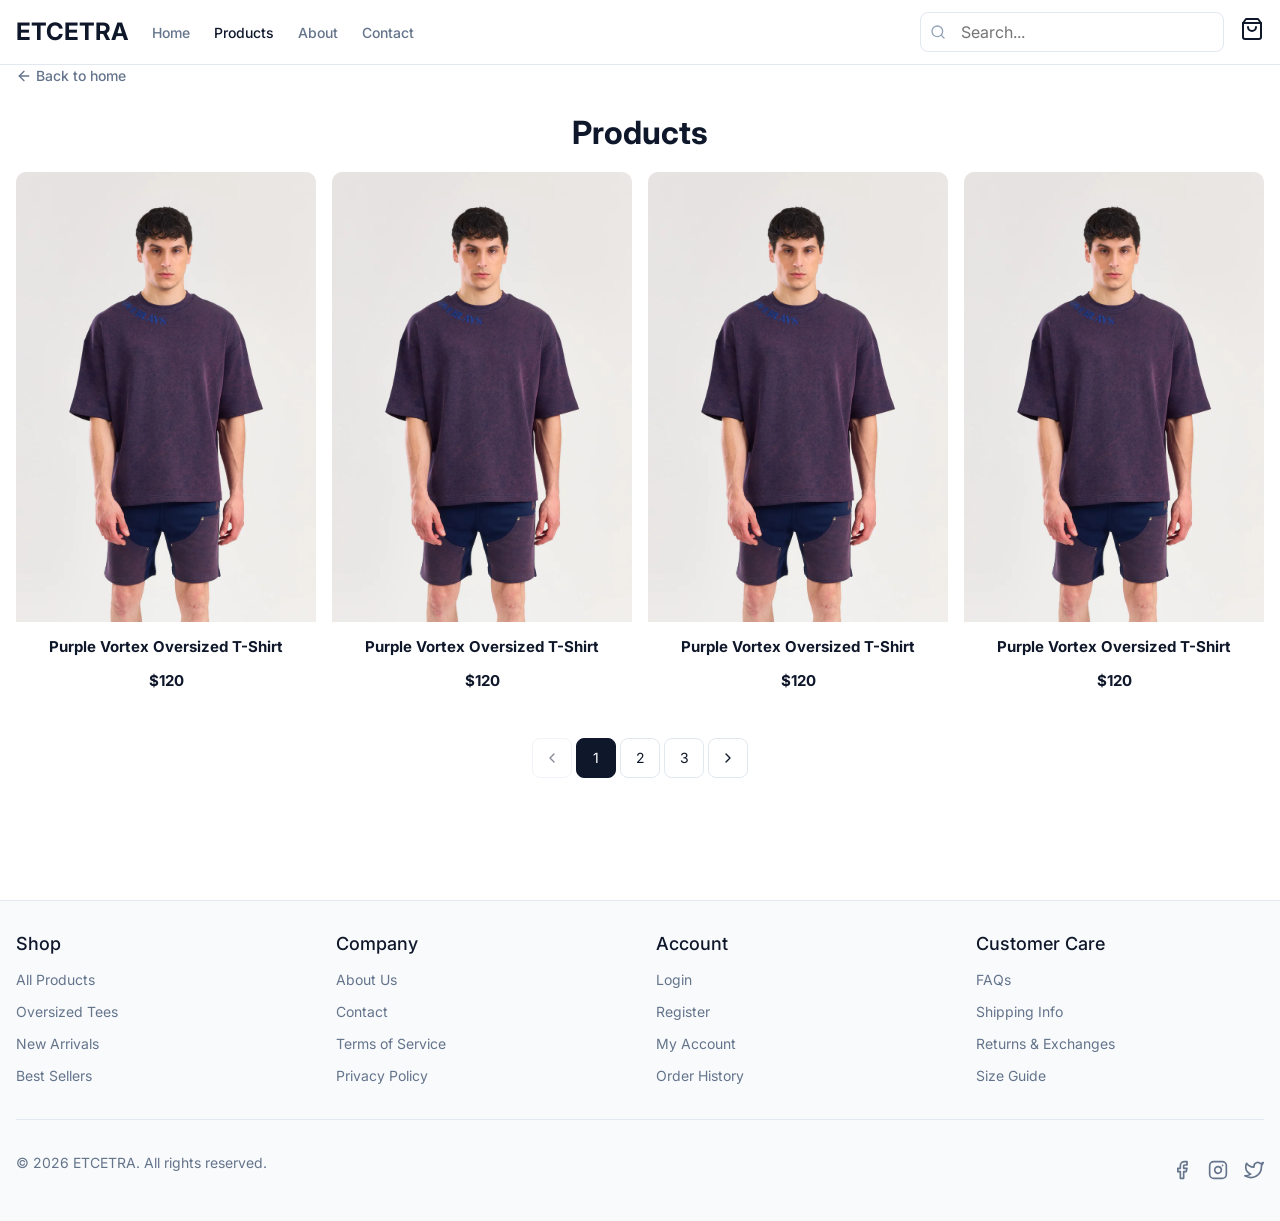
<file: src/frontends/products.html>
<!DOCTYPE html>
<html lang="en">
<head>
<meta charset="UTF-8">
<meta name="viewport" content="width=device-width, initial-scale=1.0">
<title>Products - ETCETRA</title>
<link rel="stylesheet" href="styles.css">
<link href="https://fonts.googleapis.com/css2?family=Inter:wght@400;500;600;700&display=swap" rel="stylesheet">
</head>
<body>
<div class="site-wrapper">
<!-- Header -->
<header class="header">
  <div class="container">
    <div class="header-content">
      <div class="header-left">
        <button class="menu-button" id="menuButton" aria-label="Toggle menu">
          <svg xmlns="http://www.w3.org/2000/svg" width="24" height="24" viewBox="0 0 24 24" fill="none" stroke="currentColor" stroke-width="2" stroke-linecap="round" stroke-linejoin="round">
            <line x1="3" y1="12" x2="21" y2="12"></line>
            <line x1="3" y1="6" x2="21" y2="6"></line>
            <line x1="3" y1="18" x2="21" y2="18"></line>
          </svg>
        </button>
        <a href="index.html" class="logo">ETCETRA</a>
        <nav class="desktop-nav">
          <a href="index.html" class="nav-link">Home</a>
          <a href="products.html" class="nav-link active">Products</a>
          <a href="about.html" class="nav-link">About</a>
          <a href="contact.html" class="nav-link">Contact</a>
        </nav>
      </div>
      <div class="header-search">
        <div class="search-container">
          <svg xmlns="http://www.w3.org/2000/svg" width="16" height="16" viewBox="0 0 24 24" fill="none" stroke="currentColor" stroke-width="2" stroke-linecap="round" stroke-linejoin="round" class="search-icon">
            <circle cx="11" cy="11" r="8"></circle>
            <line x1="21" y1="21" x2="16.65" y2="16.65"></line>
          </svg>
          <input type="search" placeholder="Search..." class="search-input">
        </div>
      </div>
      <div class="header-actions">
        <!-- <button class="theme-toggle" id="themeToggle" aria-label="Toggle theme">
          <svg xmlns="http://www.w3.org/2000/svg" width="20" height="20" viewBox="0 0 24 24" fill="none" stroke="currentColor" stroke-width="2" stroke-linecap="round" stroke-linejoin="round" class="sun-icon">
            <circle cx="12" cy="12" r="5"></circle>
            <line x1="12" y1="1" x2="12" y2="3"></line>
            <line x1="12" y1="21" x2="12" y2="23"></line>
            <line x1="4.22" y1="4.22" x2="5.64" y2="5.64"></line>
            <line x1="18.36" y1="18.36" x2="19.78" y2="19.78"></line>
            <line x1="1" y1="12" x2="3" y2="12"></line>
            <line x1="21" y1="12" x2="23" y2="12"></line>
            <line x1="4.22" y1="19.78" x2="5.64" y2="18.36"></line>
            <line x1="18.36" y1="5.64" x2="19.78" y2="4.22"></line>
          </svg>
          <svg xmlns="http://www.w3.org/2000/svg" width="20" height="20" viewBox="0 0 24 24" fill="none" stroke="currentColor" stroke-width="2" stroke-linecap="round" stroke-linejoin="round" class="moon-icon">
            <path d="M21 12.79A9 9 0 1 1 11.21 3 7 7 0 0 0 21 12.79z"></path>
          </svg>
        </button> -->
        <a href="cart.html" class="icon-btn cart-icon" aria-label="Cart">
          <svg xmlns="http://www.w3.org/2000/svg" width="24" height="24" viewBox="0 0 24 24" fill="none" stroke="currentColor" stroke-width="2" stroke-linecap="round" stroke-linejoin="round">
            <path d="M6 2L3 6v14a2 2 0 0 0 2 2h14a2 2 0 0 0 2-2V6l-3-4z"></path>
            <line x1="3" y1="6" x2="21" y2="6"></line>
            <path d="M16 10a4 4 0 0 1-8 0"></path>
          </svg>
          <span id="cartCount" class="cart-count" style="background-color: red;"></span>
        </a>
      </div>
    </div>
  </div>
</header>

<!-- Mobile Menu -->
<div class="mobile-menu" id="mobileMenu">
  <div class="mobile-menu-container">
    <div class="mobile-menu-header">
      <span class="logo">ETCETRA</span>
      <button class="close-menu" id="closeMenu" aria-label="Close menu">
        <svg xmlns="http://www.w3.org/2000/svg" width="24" height="24" viewBox="0 0 24 24" fill="none" stroke="currentColor" stroke-width="2" stroke-linecap="round" stroke-linejoin="round">
          <line x1="18" y1="6" x2="6" y2="18"></line>
          <line x1="6" y1="6" x2="18" y2="18"></line>
        </svg>
      </button>
    </div>
    <nav class="mobile-nav">
      <a href="index.html" class="mobile-nav-link">Home</a>
      <a href="products.html" class="mobile-nav-link active">Products</a>
      <a href="about.html" class="mobile-nav-link">About</a>
      <a href="contact.html" class="mobile-nav-link">Contact</a>
    </nav>
  </div>
</div>

<!-- Main Content -->
<main>
  <div class="container">
    <div class="back-link">
      <a href="index.html" class="text-link">
        <svg xmlns="http://www.w3.org/2000/svg" width="16" height="16" viewBox="0 0 24 24" fill="none" stroke="currentColor" stroke-width="2" stroke-linecap="round" stroke-linejoin="round">
          <line x1="19" y1="12" x2="5" y2="12"></line>
          <polyline points="12 19 5 12 12 5"></polyline>
        </svg>
        Back to home
      </a>
    </div>
    
    <div class="products-header">
      <div class="products-title">
        <h1>Products</h1>
        <!-- <p class="results-count"><span id="productCount">0</span> results</p> -->
      </div>
      
      <div class="products-actions">
          <div class="productSection">
            <img class="ProductsImage" src="img/OV5666.webp">
            <div class="priceSection">
              <h3>
                Purple Vortex Oversized T-Shirt
              </h3>
              <h3>
                $120
              </h3>
            </div>
          </div>
          <div class="productSection">
            <img class="ProductsImage" src="img/OV5666.webp">
            <div class="priceSection">
              <h3>
                Purple Vortex Oversized T-Shirt
              </h3>
              <h3>
                $120
              </h3>
            </div>
          </div>
          <div class="productSection">
            <img class="ProductsImage" src="img/OV5666.webp">
            <div class="priceSection">
              <h3>
                Purple Vortex Oversized T-Shirt
              </h3>
              <h3>
                $120
              </h3>
            </div>
          </div>
          <div class="productSection">
            <img class="ProductsImage" src="img/OV5666.webp">
            <div class="priceSection">
              <h3>
                Purple Vortex Oversized T-Shirt
              </h3>
              <h3>
                $120
              </h3>
            </div>
          </div>
      </div>
        
        
      </div>
    </div>
    
   
    <!-- <div id="emptyState" class="empty-state" style="display: none;">
      <h2>No products found</h2>
      <p>Try adjusting your filters to find what you're looking for.</p>
      <button id="resetFiltersButton" class="button primary">Reset Filters</button>
    </div> -->
    
    <div class="pagination">
      <button class="pagination-button" disabled>
        <svg xmlns="http://www.w3.org/2000/svg" width="16" height="16" viewBox="0 0 24 24" fill="none" stroke="currentColor" stroke-width="2" stroke-linecap="round" stroke-linejoin="round">
          <polyline points="15 18 9 12 15 6"></polyline>
        </svg>
      </button>
      <button class="pagination-button active">1</button>
      <button class="pagination-button">2</button>
      <button class="pagination-button">3</button>
      <button class="pagination-button">
        <svg xmlns="http://www.w3.org/2000/svg" width="16" height="16" viewBox="0 0 24 24" fill="none" stroke="currentColor" stroke-width="2" stroke-linecap="round" stroke-linejoin="round">
          <polyline points="9 18 15 12 9 6"></polyline>
        </svg>
      </button>
    </div>
  </div>
</main>

<!-- Filter Sidebar -->
<!-- <div id="filterSidebar" class="filter-sidebar">
  <div class="filter-sidebar-container">
    <div class="filter-sidebar-header">
      <h3>Filters</h3>
      <button id="closeFilter" class="close-filter" aria-label="Close filters">
        <svg xmlns="http://www.w3.org/2000/svg" width="24" height="24" viewBox="0 0 24 24" fill="none" stroke="currentColor" stroke-width="2" stroke-linecap="round" stroke-linejoin="round">
          <line x1="18" y1="6" x2="6" y2="18"></line>
          <line x1="6" y1="6" x2="18" y2="18"></line>
        </svg>
      </button>
    </div>
    
    <div class="filter-section">
      <h4 class="filter-heading">Category</h4>
      <div class="filter-options">
        <label class="filter-option">
          <input type="radio" name="category" value="All" checked>
          <span class="filter-label">All</span>
        </label>
        <label class="filter-option">
          <input type="radio" name="category" value="Tees">
          <span class="filter-label">Tees</span>
        </label>
        <label class="filter-option">
          <input type="radio" name="category" value="Hoodies">
          <span class="filter-label">Hoodies</span>
        </label>
        <label class="filter-option">
          <input type="radio" name="category" value="Accessories">
          <span class="filter-label">Accessories</span>
        </label>
      </div>
    </div>
    
    <div class="filter-section">
      <h4 class="filter-heading">Price Range</h4>
      <div class="price-slider">
        <div class="price-slider-container">
          <div id="priceSliderTrack" class="price-slider-track"></div>
          <input type="range" id="minPrice" class="price-range" min="20" max="50" value="20">
          <input type="range" id="maxPrice" class="price-range" min="20" max="50" value="50">
        </div>
        <div class="price-range-values">
          <span id="minPriceValue">$20</span>
          <span id="maxPriceValue">$50</span>
        </div>
      </div>
    </div>
    
    <div class="filter-section">
      <h4 class="filter-heading">Size</h4>
      <div class="size-options">
        <button class="size-button" data-size="S">S</button>
        <button class="size-button" data-size="M">M</button>
        <button class="size-button" data-size="L">L</button>
        <button class="size-button" data-size="XL">XL</button>
        <button class="size-button" data-size="XXL">XXL</button>
      </div>
    </div>
    
    <div class="filter-section">
      <h4 class="filter-heading">Color</h4>
      <div class="color-options">
        <button class="color-button" data-color="Black" style="background-color: black;">
          <span class="color-name">Black</span>
        </button>
        <button class="color-button" data-color="White" style="background-color: white; border: 1px solid #e2e8f0;">
          <span class="color-name">White</span>
        </button>
        <button class="color-button" data-color="Grey" style="background-color: grey;">
          <span class="color-name">Grey</span>
        </button>
        <button class="color-button" data-color="Navy" style="background-color: navy;">
          <span class="color-name">Navy</span>
        </button>
        <button class="color-button" data-color="Olive" style="background-color: olive;">
          <span class="color-name">Olive</span>
        </button>
      </div>
    </div>
    
    <div class="filter-actions">
      <button id="resetFiltersButtonSidebar" class="button outline">Reset</button>
      <button id="applyFiltersButton" class="button primary">Apply Filters</button>
    </div>
  </div>
</div> -->

<!-- Footer -->
<footer class="footer">
  <div class="container">
    <div class="footer-content">
      <div class="footer-links">
        <div class="footer-column">
          <h3 class="footer-heading">Shop</h3>
          <ul class="footer-list">
            <li><a href="products.html">All Products</a></li>
            <li><a href="products.html">Oversized Tees</a></li>
            <li><a href="products.html">New Arrivals</a></li>
            <li><a href="products.html">Best Sellers</a></li>
          </ul>
        </div>
        <div class="footer-column">
          <h3 class="footer-heading">Company</h3>
          <ul class="footer-list">
            <li><a href="about.html">About Us</a></li>
            <li><a href="contact.html">Contact</a></li>
            <li><a href="terms.html">Terms of Service</a></li>
            <li><a href="privacy.html">Privacy Policy</a></li>
          </ul>
        </div>
        <div class="footer-column">
          <h3 class="footer-heading">Account</h3>
          <ul class="footer-list">
            <li><a href="login.html">Login</a></li>
            <li><a href="register.html">Register</a></li>
            <li><a href="profile.html">My Account</a></li>
            <li><a href="orders.html">Order History</a></li>
          </ul>
        </div>
        <div class="footer-column">
          <h3 class="footer-heading">Customer Care</h3>
          <ul class="footer-list">
            <li><a href="faqs.html">FAQs</a></li>
            <li><a href="shipping.html">Shipping Info</a></li>
            <li><a href="returns.html">Returns & Exchanges</a></li>
            <li><a href="size-guide.html">Size Guide</a></li>
          </ul>
        </div>
      </div>
      <div class="footer-bottom">
        <p class="copyright">
          © <span id="currentYear"></span> ETCETRA. All rights reserved.
        </p>
        <div class="social-links">
          <a href="#" class="social-link">
            <svg xmlns="http://www.w3.org/2000/svg" width="20" height="20" viewBox="0 0 24 24" fill="none" stroke="currentColor" stroke-width="2" stroke-linecap="round" stroke-linejoin="round">
              <path d="M18 2h-3a5 5 0 0 0-5 5v3H7v4h3v8h4v-8h3l1-4h-4V7a1 1 0 0 1 1-1h3z"></path>
            </svg>
          </a>
          <a href="#" class="social-link">
            <svg xmlns="http://www.w3.org/2000/svg" width="20" height="20" viewBox="0 0 24 24" fill="none" stroke="currentColor" stroke-width="2" stroke-linecap="round" stroke-linejoin="round">
              <rect x="2" y="2" width="20" height="20" rx="5" ry="5"></rect>
              <path d="M16 11.37A4 4 0 1 1 12.63 8 4 4 0 0 1 16 11.37z"></path>
              <line x1="17.5" y1="6.5" x2="17.51" y2="6.5"></line>
            </svg>
          </a>
          <a href="#" class="social-link">
            <svg xmlns="http://www.w3.org/2000/svg" width="20" height="20" viewBox="0 0 24 24" fill="none" stroke="currentColor" stroke-width="2" stroke-linecap="round" stroke-linejoin="round">
              <path d="M23 3a10.9 10.9 0 0 1-3.14 1.53 4.48 4.48 0 0 0-7.86 3v1A10.66 10.66 0 0 1 3 4s-4 9 5 13a11.64 11.64 0 0 1-7 2c9 5 20 0 20-11.5a4.5 4.5 0 0 0-.08-.83A7.72 7.72 0 0 0 23 3z"></path>
            </svg>
          </a>
        </div>
      </div>
    </div>
  </div>
</footer>
</div>

<script src="script.js"></script>
<script>
  document.querySelectorAll('.productSection').forEach(product => {
    product.addEventListener('click', () => {
      const productId = product.getAttribute('data-id');
      window.location.href = `product-details.html?id=${productId}`;
    });
  });
</script>

</body>
</html>
</file>
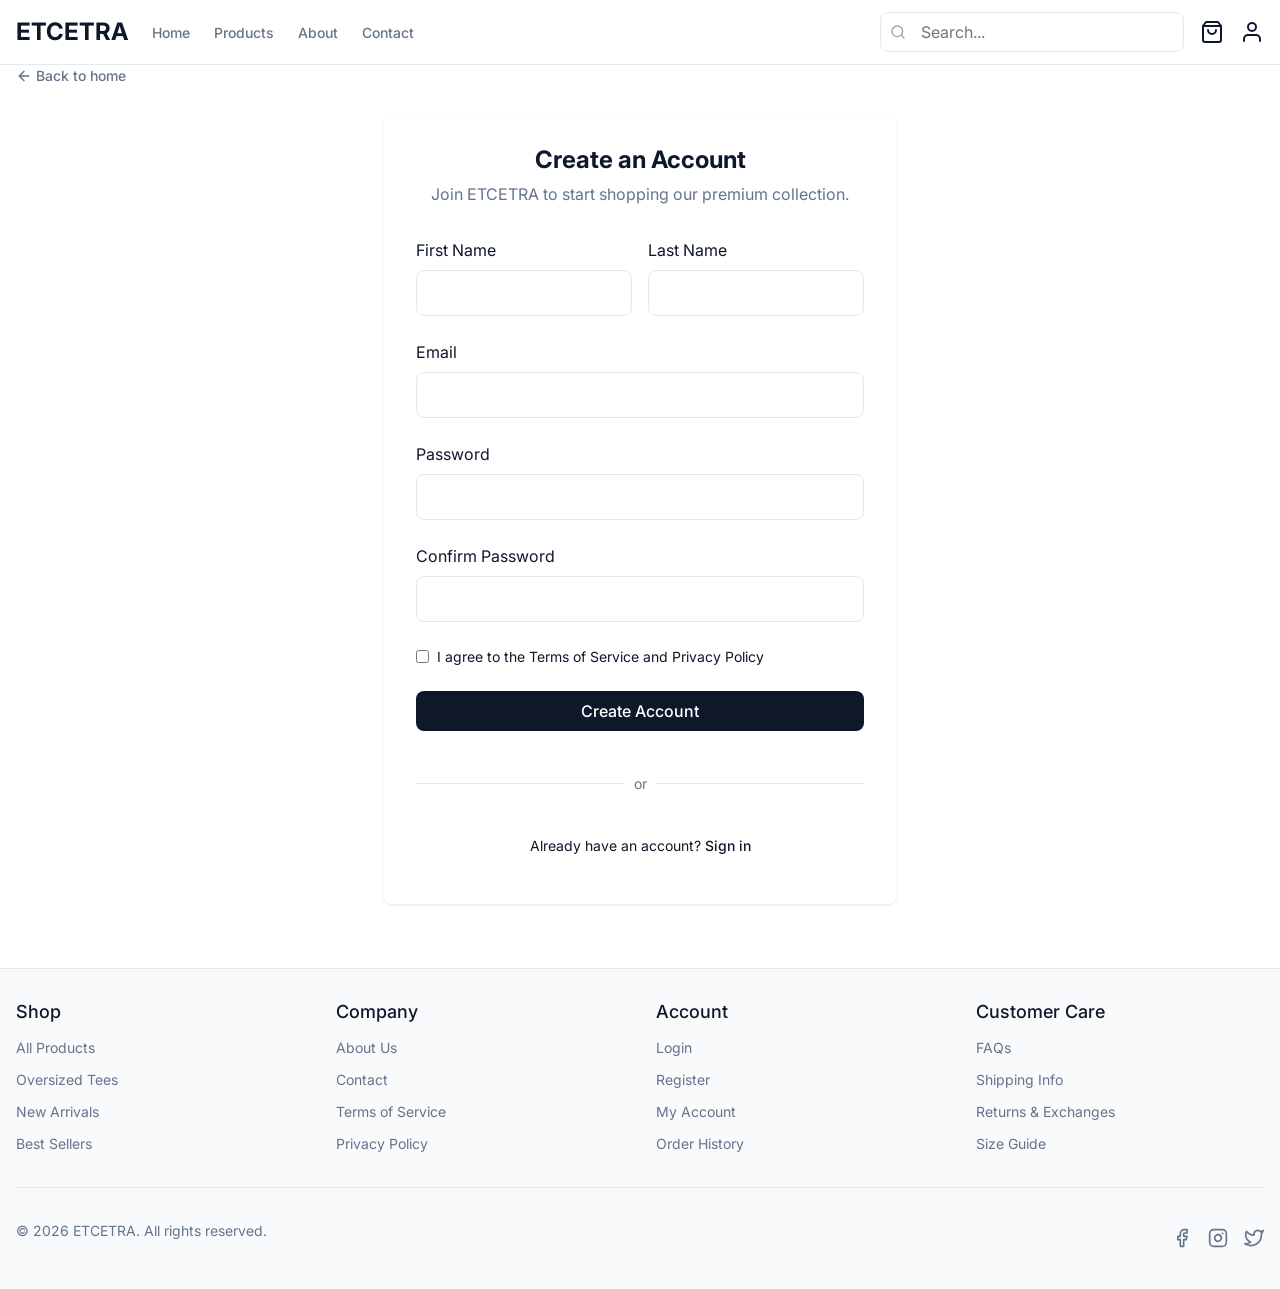
<file: src/frontends/register.html>
<!DOCTYPE html>
<html lang="en">
<head>
  <meta charset="UTF-8">
  <meta name="viewport" content="width=device-width, initial-scale=1.0">
  <title>Register - ETCETRA</title>
  <link rel="stylesheet" href="styles.css">
  <link href="https://fonts.googleapis.com/css2?family=Inter:wght@400;500;600;700&display=swap" rel="stylesheet">
  <script src="https://accounts.google.com/gsi/client" async defer></script>
</head>
<body>
  <div class="site-wrapper">
    <!-- Header -->
    <header class="header">
      <div class="container">
        <div class="header-content">
          <div class="header-left">
            <button class="menu-button" id="menuButton" aria-label="Toggle menu">
              <svg xmlns="http://www.w3.org/2000/svg" width="24" height="24" viewBox="0 0 24 24" fill="none" stroke="currentColor" stroke-width="2" stroke-linecap="round" stroke-linejoin="round">
                <line x1="3" y1="12" x2="21" y2="12"></line>
                <line x1="3" y1="6" x2="21" y2="6"></line>
                <line x1="3" y1="18" x2="21" y2="18"></line>
              </svg>
            </button>
            <a href="index.html" class="logo">ETCETRA</a>
            <nav class="desktop-nav">
              <a href="index.html" class="nav-link">Home</a>
              <a href="products.html" class="nav-link">Products</a>
              <a href="about.html" class="nav-link">About</a>
              <a href="contact.html" class="nav-link">Contact</a>
            </nav>
          </div>
          <div class="header-search">
            <div class="search-container">
              <svg xmlns="http://www.w3.org/2000/svg" width="16" height="16" viewBox="0 0 24 24" fill="none" stroke="currentColor" stroke-width="2" stroke-linecap="round" stroke-linejoin="round" class="search-icon">
                <circle cx="11" cy="11" r="8"></circle>
                <line x1="21" y1="21" x2="16.65" y2="16.65"></line>
              </svg>
              <input type="search" placeholder="Search..." class="search-input">
            </div>
          </div>
          <div class="header-actions">
            <!-- <button class="theme-toggle" id="themeToggle" aria-label="Toggle theme">
              <svg xmlns="http://www.w3.org/2000/svg" width="20" height="20" viewBox="0 0 24 24" fill="none" stroke="currentColor" stroke-width="2" stroke-linecap="round" stroke-linejoin="round" class="sun-icon">
                <circle cx="12" cy="12" r="5"></circle>
                <line x1="12" y1="1" x2="12" y2="3"></line>
                <line x1="12" y1="21" x2="12" y2="23"></line>
                <line x1="4.22" y1="4.22" x2="5.64" y2="5.64"></line>
                <line x1="18.36" y1="18.36" x2="19.78" y  y1="4.22" x2="5.64" y2="5.64"></line>
                <line x1="18.36" y1="18.36" x2="19.78" y2="19.78"></line>
                <line x1="1" y1="12" x2="3" y2="12"></line>
                <line x1="21" y1="12" x2="23" y2="12"></line>
                <line x1="4.22" y1="19.78" x2="5.64" y2="18.36"></line>
                <line x1="18.36" y1="5.64" x2="19.78" y2="4.22"></line>
              </svg>
              <svg xmlns="http://www.w3.org/2000/svg" width="20" height="20" viewBox="0 0 24 24" fill="none" stroke="currentColor" stroke-width="2" stroke-linecap="round" stroke-linejoin="round" class="moon-icon">
                <path d="M21 12.79A9 9 0 1 1 11.21 3 7 7 0 0 0 21 12.79z"></path>
              </svg>
            </button> -->
            <a href="cart.html" class="icon-button" aria-label="Cart">
              <svg xmlns="http://www.w3.org/2000/svg" width="24" height="24" viewBox="0 0 24 24" fill="none" stroke="currentColor" stroke-width="2" stroke-linecap="round" stroke-linejoin="round">
                <path d="M6 2L3 6v14a2 2 0 0 0 2 2h14a2 2 0 0 0 2-2V6l-3-4z"></path>
                <line x1="3" y1="6" x2="21" y2="6"></line>
                <path d="M16 10a4 4 0 0 1-8 0"></path>
              </svg>
            </a>
            <a href="login.html" class="icon-button active" aria-label="Account">
              <svg xmlns="http://www.w3.org/2000/svg" width="24" height="24" viewBox="0 0 24 24" fill="none" stroke="currentColor" stroke-width="2" stroke-linecap="round" stroke-linejoin="round">
                <path d="M20 21v-2a4 4 0 0 0-4-4H8a4 4 0 0 0-4 4v2"></path>
                <circle cx="12" cy="7" r="4"></circle>
              </svg>
            </a>
          </div>
        </div>
      </div>
    </header>

    <!-- Mobile Menu -->
    <div class="mobile-menu" id="mobileMenu">
      <div class="mobile-menu-container">
        <div class="mobile-menu-header">
          <span class="logo">ETCETRA</span>
          <button class="close-menu" id="closeMenu" aria-label="Close menu">
            <svg xmlns="http://www.w3.org/2000/svg" width="24" height="24" viewBox="0 0 24 24" fill="none" stroke="currentColor" stroke-width="2" stroke-linecap="round" stroke-linejoin="round">
              <line x1="18" y1="6" x2="6" y2="18"></line>
              <line x1="6" y1="6" x2="18" y2="18"></line>
            </svg>
          </button>
        </div>
        <nav class="mobile-nav">
          <a href="index.html" class="mobile-nav-link">Home</a>
          <a href="products.html" class="mobile-nav-link">Products</a>
          <a href="about.html" class="mobile-nav-link">About</a>
          <a href="contact.html" class="mobile-nav-link">Contact</a>
        </nav>
      </div>
    </div>

    <!-- Main Content -->
    <main>
      <div class="container">
        <div class="back-link">
          <a href="index.html" class="text-link">
            <svg xmlns="http://www.w3.org/2000/svg" width="16" height="16" viewBox="0 0 24 24" fill="none" stroke="currentColor" stroke-width="2" stroke-linecap="round" stroke-linejoin="round">
              <line x1="19" y1="12" x2="5" y2="12"></line>
              <polyline points="12 19 5 12 12 5"></polyline>
            </svg>
            Back to home
          </a>
        </div>
        
        <div class="auth-container">
          <div class="auth-card">
            <div class="auth-header">
              <h1>Create an Account</h1>
              <p>Join ETCETRA to start shopping our premium collection.</p>
            </div>
            
            <form class="auth-form">
              <div class="form-row">
                <div class="form-group">
                  <label for="firstName">First Name</label>
                  <input type="text" id="firstName" name="firstName" class="form-input" required>
                </div>
                <div class="form-group">
                  <label for="lastName">Last Name</label>
                  <input type="text" id="lastName" name="lastName" class="form-input" required>
                </div>
              </div>
              
              <div class="form-group">
                <label for="email">Email</label>
                <input type="email" id="email" name="email" class="form-input" required>
              </div>
              
              <div class="form-group">
                <label for="password">Password</label>
                <input type="password" id="password" name="password" class="form-input" required>
              </div>
              
              <div class="form-group">
                <label for="confirmPassword">Confirm Password</label>
                <input type="password" id="confirmPassword" name="confirmPassword" class="form-input" required>
              </div>
              
              <div class="form-options">
                <div class="remember-me">
                  <input type="checkbox" id="terms" name="terms" required>
                  <label for="terms">I agree to the <a href="terms.html">Terms of Service</a> and <a href="privacy.html">Privacy Policy</a></label>
                </div>
              </div>
              
              <button type="submit" class="button primary auth-button">Create Account</button>
              
              <div class="auth-divider">
                <span>or</span>
              </div>
              
              <!-- <div  id="googleSignInButton"></div>  ⚠️stoping google sign up for sometime -->
            </form>
            
            <div class="auth-footer">
              <p>Already have an account? <a href="login.html">Sign in</a></p>
            </div>
          </div>
        </div>
      </div>
    </main>

    <!-- Footer -->
    <footer class="footer">
      <div class="container">
        <div class="footer-content">
          <div class="footer-links">
            <div class="footer-column">
              <h3 class="footer-heading">Shop</h3>
              <ul class="footer-list">
                <li><a href="products.html">All Products</a></li>
                <li><a href="products.html">Oversized Tees</a></li>
                <li><a href="products.html">New Arrivals</a></li>
                <li><a href="products.html">Best Sellers</a></li>
              </ul>
            </div>
            <div class="footer-column">
              <h3 class="footer-heading">Company</h3>
              <ul class="footer-list">
                <li><a href="about.html">About Us</a></li>
                <li><a href="contact.html">Contact</a></li>
                <li><a href="terms.html">Terms of Service</a></li>
                <li><a href="privacy.html">Privacy Policy</a></li>
              </ul>
            </div>
            <div class="footer-column">
              <h3 class="footer-heading">Account</h3>
              <ul class="footer-list">
                <li><a href="login.html">Login</a></li>
                <li><a href="register.html">Register</a></li>
                <li><a href="account.html">My Account</a></li>
                <li><a href="orders.html">Order History</a></li>
              </ul>
            </div>
            <div class="footer-column">
              <h3 class="footer-heading">Customer Care</h3>
              <ul class="footer-list">
                <li><a href="faqs.html">FAQs</a></li>
                <li><a href="shipping.html">Shipping Info</a></li>
                <li><a href="returns.html">Returns & Exchanges</a></li>
                <li><a href="size-guide.html">Size Guide</a></li>
              </ul>
            </div>
          </div>
          <div class="footer-bottom">
            <p class="copyright">
              © <span id="currentYear"></span> ETCETRA. All rights reserved.
            </p>
            <div class="social-links">
              <a href="#" class="social-link">
                <svg xmlns="http://www.w3.org/2000/svg" width="20" height="20" viewBox="0 0 24 24" fill="none" stroke="currentColor" stroke-width="2" stroke-linecap="round" stroke-linejoin="round">
                  <path d="M18 2h-3a5 5 0 0 0-5 5v3H7v4h3v8h4v-8h3l1-4h-4V7a1 1 0 0 1 1-1h3z"></path>
                </svg>
              </a>
              <a href="#" class="social-link">
                <svg xmlns="http://www.w3.org/2000/svg" width="20" height="20" viewBox="0 0 24 24" fill="none" stroke="currentColor" stroke-width="2" stroke-linecap="round" stroke-linejoin="round">
                  <rect x="2" y="2" width="20" height="20" rx="5" ry="5"></rect>
                  <path d="M16 11.37A4 4 0 1 1 12.63 8 4 4 0 0 1 16 11.37z"></path>
                  <line x1="17.5" y1="6.5" x2="17.51" y2="6.5"></line>
                </svg>
              </a>
              <a href="#" class="social-link">
                <svg xmlns="http://www.w3.org/2000/svg" width="20" height="20" viewBox="0 0 24 24" fill="none" stroke="currentColor" stroke-width="2" stroke-linecap="round" stroke-linejoin="round">
                  <path d="M23 3a10.9 10.9 0 0 1-3.14 1.53 4.48 4.48 0 0 0-7.86 3v1A10.66 10.66 0 0 1 3 4s-4 9 5 13a11.64 11.64 0 0 1-7 2c9 5 20 0 20-11.5a4.5 4.5 0 0 0-.08-.83A7.72 7.72 0 0 0 23 3z"></path>
                </svg>
              </a>
            </div>
          </div>
        </div>
      </div>
    </footer>
  </div>

  <script src="script.js"></script>
  <script>
    function handleCredentialResponse(response) {
        console.log("Google ID Token:", response.credential); // Check if it's a JWT token

        // Send token to backend
        fetch("/api/v1/users/auth/signUp", {
            method: "POST",
            headers: { "Content-Type": "application/json" },
            credentials: "include",
            body: JSON.stringify({ token: response.credential }),
        })
        .then(res => res.json())
        .then(data => {console.log("User data:", data),window.location.href = "index.html";})
        .catch(error => console.error("Error:", error));
    }

    window.onload = function () {
        google.accounts.id.initialize({
            client_id: "921058034806-5e0mktavr81tadlmiidtcpgeifkd05fo.apps.googleusercontent.com",
            callback: handleCredentialResponse,
        });

        // Render Google Sign-In Button
        google.accounts.id.renderButton(
            document.getElementById("googleSignInButton"),
            { theme: "outline", size: "large" }
        );
    };
  </script>

<script>
  document.addEventListener("DOMContentLoaded", function () {
      const form = document.querySelector(".auth-form");

      form.addEventListener("submit", async function (event) {
          event.preventDefault(); // Prevent default form submission

          // Collect form data
          const formData = {
              firstName: document.getElementById("firstName").value,
              lastName: document.getElementById("lastName").value,
              email: document.getElementById("email").value,
              password: document.getElementById("password").value,
              confirmPassword: document.getElementById("confirmPassword").value,
              termsAccepted: document.getElementById("terms").checked
          };
          console.log(formData.password);
          console.log(formData.confirmPassword);
          // Basic validation
          if (formData.password !== formData.confirmPassword) {
              alert("Passwords do not match");
              return;
          }

          if (!formData.termsAccepted) {
              alert("You must accept the terms and conditions");
              return;
          }

          const response = await fetch("/api/v1/users/signUp", {
                method: "POST",
                headers: {
                  "Content-Type": "application/json"
                },
                body: JSON.stringify(formData),
                credentials: "include" // ✅ Make sure cookies are saved
        });

        const result = await response.json();

        if (response.ok) {
          // Redirect to index.html where you display profile
          window.location.href = 'login.html';
        } else {
          alert(`Signup failed: ${result.message}`);
        }
              });
          });
</script>
</body>
</html>
</file>
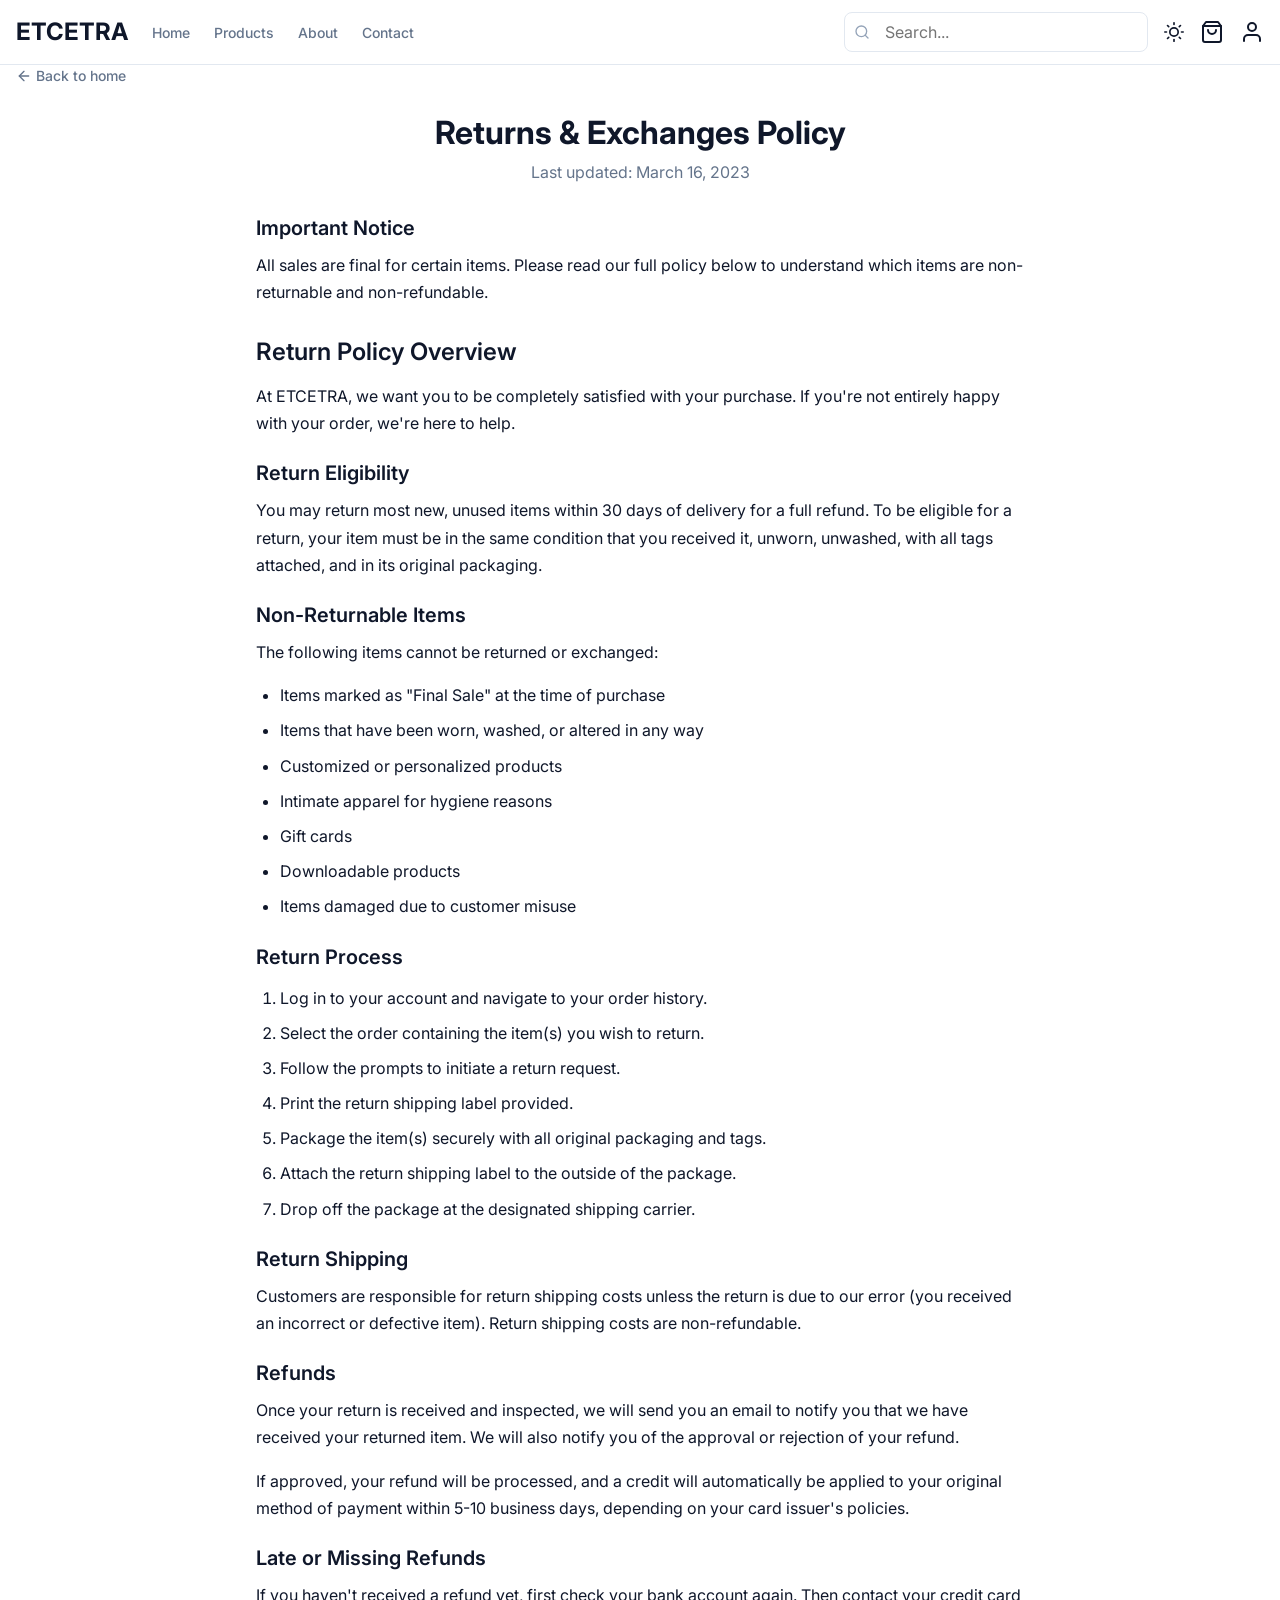
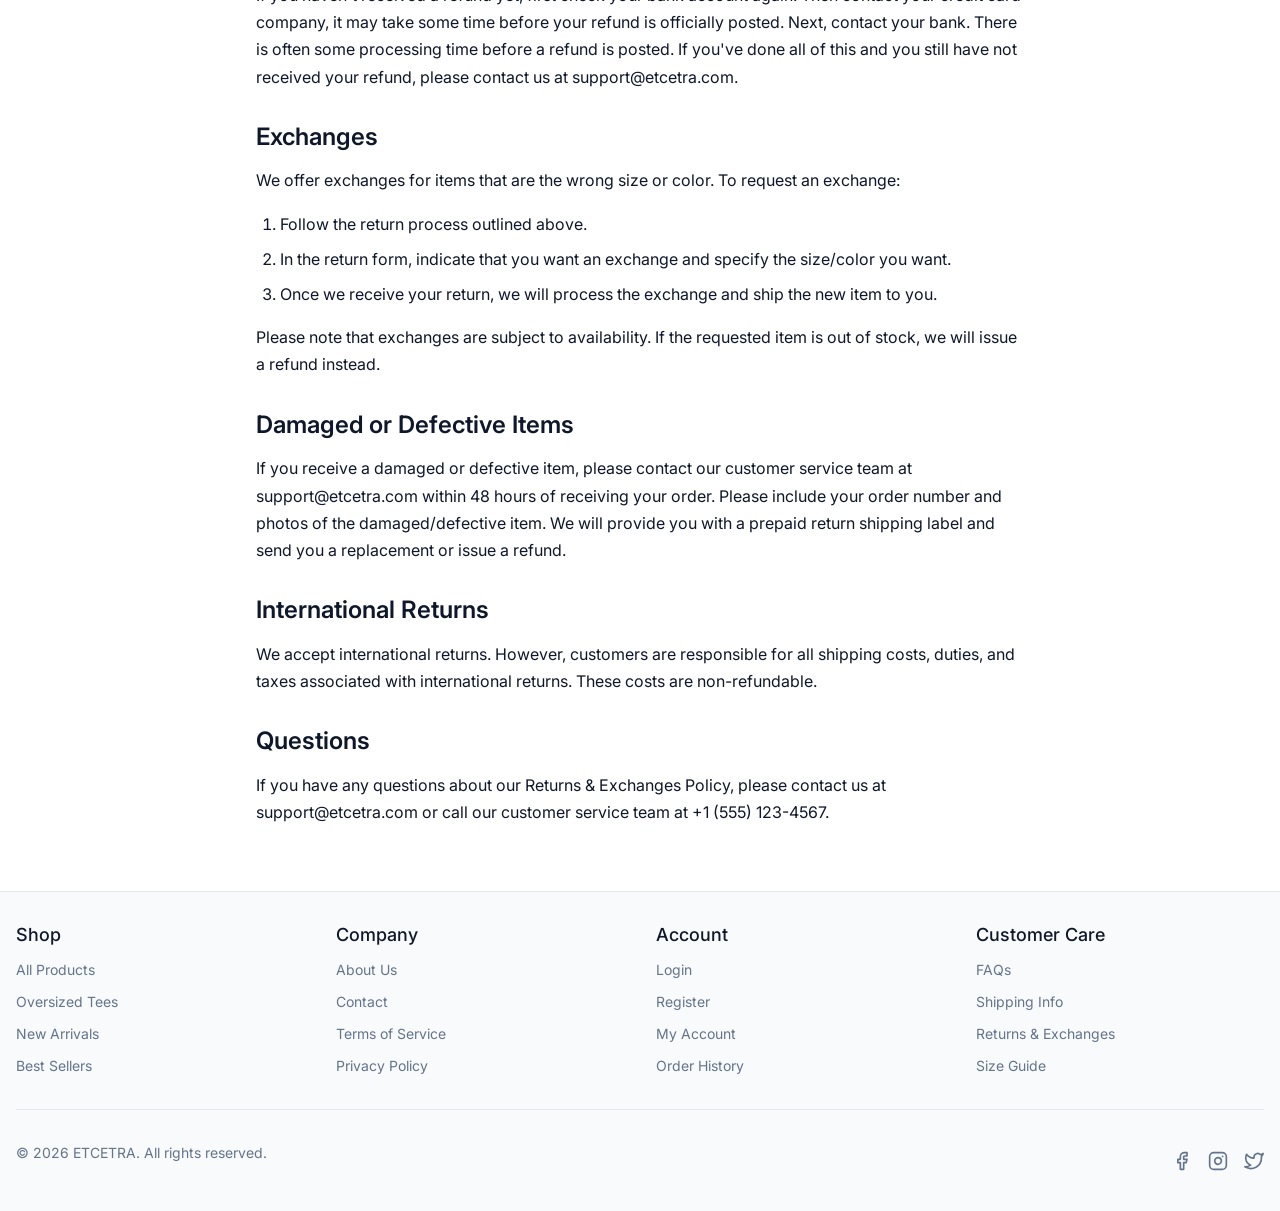
<file: src/frontends/returns.html>
<!DOCTYPE html>
<html lang="en">
<head>
<meta charset="UTF-8">
<meta name="viewport" content="width=device-width, initial-scale=1.0">
<title>Returns & Exchanges Policy - ETCETRA</title>
<link rel="stylesheet" href="styles.css">
<link href="https://fonts.googleapis.com/css2?family=Inter:wght@400;500;600;700&display=swap" rel="stylesheet">
</head>
<body>
<div class="site-wrapper">
  <!-- Header -->
  <header class="header">
    <div class="container">
      <div class="header-content">
        <div class="header-left">
          <button class="menu-button" id="menuButton" aria-label="Toggle menu">
            <svg xmlns="http://www.w3.org/2000/svg" width="24" height="24" viewBox="0 0 24 24" fill="none" stroke="currentColor" stroke-width="2" stroke-linecap="round" stroke-linejoin="round">
              <line x1="3" y1="12" x2="21" y2="12"></line>
              <line x1="3" y1="6" x2="21" y2="6"></line>
              <line x1="3" y1="18" x2="21" y2="18"></line>
            </svg>
          </button>
          <a href="index.html" class="logo">ETCETRA</a>
          <nav class="desktop-nav">
            <a href="index.html" class="nav-link">Home</a>
            <a href="products.html" class="nav-link">Products</a>
            <a href="about.html" class="nav-link">About</a>
            <a href="contact.html" class="nav-link">Contact</a>
          </nav>
        </div>
        <div class="header-search">
          <div class="search-container">
            <svg xmlns="http://www.w3.org/2000/svg" width="16" height="16" viewBox="0 0 24 24" fill="none" stroke="currentColor" stroke-width="2" stroke-linecap="round" stroke-linejoin="round" class="search-icon">
              <circle cx="11" cy="11" r="8"></circle>
              <line x1="21" y1="21" x2="16.65" y2="16.65"></line>
            </svg>
            <input type="search" placeholder="Search..." class="search-input">
          </div>
        </div>
        <div class="header-actions">
          <button class="theme-toggle" id="themeToggle" aria-label="Toggle theme">
            <svg xmlns="http://www.w3.org/2000/svg" width="20" height="20" viewBox="0 0 24 24" fill="none" stroke="currentColor" stroke-width="2" stroke-linecap="round" stroke-linejoin="round" class="sun-icon">
              <circle cx="12" cy="12" r="5"></circle>
              <line x1="12" y1="1" x2="12" y2="3"></line>
              <line x1="12" y1="21" x2="12" y2="23"></line>
              <line x1="4.22" y1="4.22" x2="5.64" y2="5.64"></line>
              <line x1="18.36" y1="18.36" x2="19.78" y2="19.78"></line>
              <line x1="1" y1="12" x2="3" y2="12"></line>
              <line x1="21" y1="12" x2="23" y2="12"></line>
              <line x1="4.22" y1="19.78" x2="5.64" y2="18.36"></line>
              <line x1="18.36" y1="5.64" x2="19.78" y2="4.22"></line>
            </svg>
            <svg xmlns="http://www.w3.org/2000/svg" width="20" height="20" viewBox="0 0 24 24" fill="none" stroke="currentColor" stroke-width="2" stroke-linecap="round" stroke-linejoin="round" class="moon-icon">
              <path d="M21 12.79A9 9 0 1 1 11.21 3 7 7 0 0 0 21 12.79z"></path>
            </svg>
          </button>
          <a href="cart.html" class="icon-button" aria-label="Cart">
            <svg xmlns="http://www.w3.org/2000/svg" width="24" height="24" viewBox="0 0 24 24" fill="none" stroke="currentColor" stroke-width="2" stroke-linecap="round" stroke-linejoin="round">
              <path d="M6 2L3 6v14a2 2 0 0 0 2 2h14a2 2 0 0 0 2-2V6l-3-4z"></path>
              <line x1="3" y1="6" x2="21" y2="6"></line>
              <path d="M16 10a4 4 0 0 1-8 0"></path>
            </svg>
          </a>
          <a href="login.html" class="icon-button" aria-label="Account">
            <svg xmlns="http://www.w3.org/2000/svg" width="24" height="24" viewBox="0 0 24 24" fill="none" stroke="currentColor" stroke-width="2" stroke-linecap="round" stroke-linejoin="round">
              <path d="M20 21v-2a4 4 0 0 0-4-4H8a4 4 0 0 0-4 4v2"></path>
              <circle cx="12" cy="7" r="4"></circle>
            </svg>
          </a>
        </div>
      </div>
    </div>
  </header>

  <!-- Mobile Menu -->
  <div class="mobile-menu" id="mobileMenu">
    <div class="mobile-menu-container">
      <div class="mobile-menu-header">
        <span class="logo">ETCETRA</span>
        <button class="close-menu" id="closeMenu" aria-label="Close menu">
          <svg xmlns="http://www.w3.org/2000/svg" width="24" height="24" viewBox="0 0 24 24" fill="none" stroke="currentColor" stroke-width="2" stroke-linecap="round" stroke-linejoin="round">
            <line x1="18" y1="6" x2="6" y2="18"></line>
            <line x1="6" y1="6" x2="18" y2="18"></line>
          </svg>
        </button>
      </div>
      <nav class="mobile-nav">
        <a href="index.html" class="mobile-nav-link">Home</a>
        <a href="products.html" class="mobile-nav-link">Products</a>
        <a href="about.html" class="mobile-nav-link">About</a>
        <a href="contact.html" class="mobile-nav-link">Contact</a>
      </nav>
    </div>
  </div>

  <!-- Main Content -->
  <main>
    <div class="container">
      <div class="back-link">
        <a href="index.html" class="text-link">
          <svg xmlns="http://www.w3.org/2000/svg" width="16" height="16" viewBox="0 0 24 24" fill="none" stroke="currentColor" stroke-width="2" stroke-linecap="round" stroke-linejoin="round">
            <line x1="19" y1="12" x2="5" y2="12"></line>
            <polyline points="12 19 5 12 12 5"></polyline>
          </svg>
          Back to home
        </a>
      </div>
      
      <div class="page-header">
        <h1>Returns & Exchanges Policy</h1>
        <p>Last updated: March 16, 2023</p>
      </div>
      
      <div class="legal-content">
        <div class="policy-alert">
          <h3>Important Notice</h3>
          <p>All sales are final for certain items. Please read our full policy below to understand which items are non-returnable and non-refundable.</p>
        </div>
        
        <h2>Return Policy Overview</h2>
        <p>At ETCETRA, we want you to be completely satisfied with your purchase. If you're not entirely happy with your order, we're here to help.</p>
        
        <h3>Return Eligibility</h3>
        <p>You may return most new, unused items within 30 days of delivery for a full refund. To be eligible for a return, your item must be in the same condition that you received it, unworn, unwashed, with all tags attached, and in its original packaging.</p>
        
        <h3>Non-Returnable Items</h3>
        <p>The following items cannot be returned or exchanged:</p>
        <ul>
          <li>Items marked as "Final Sale" at the time of purchase</li>
          <li>Items that have been worn, washed, or altered in any way</li>
          <li>Customized or personalized products</li>
          <li>Intimate apparel for hygiene reasons</li>
          <li>Gift cards</li>
          <li>Downloadable products</li>
          <li>Items damaged due to customer misuse</li>
        </ul>
        
        <h3>Return Process</h3>
        <ol>
          <li>Log in to your account and navigate to your order history.</li>
          <li>Select the order containing the item(s) you wish to return.</li>
          <li>Follow the prompts to initiate a return request.</li>
          <li>Print the return shipping label provided.</li>
          <li>Package the item(s) securely with all original packaging and tags.</li>
          <li>Attach the return shipping label to the outside of the package.</li>
          <li>Drop off the package at the designated shipping carrier.</li>
        </ol>
        
        <h3>Return Shipping</h3>
        <p>Customers are responsible for return shipping costs unless the return is due to our error (you received an incorrect or defective item). Return shipping costs are non-refundable.</p>
        
        <h3>Refunds</h3>
        <p>Once your return is received and inspected, we will send you an email to notify you that we have received your returned item. We will also notify you of the approval or rejection of your refund.</p>
        <p>If approved, your refund will be processed, and a credit will automatically be applied to your original method of payment within 5-10 business days, depending on your card issuer's policies.</p>
        
        <h3>Late or Missing Refunds</h3>
        <p>If you haven't received a refund yet, first check your bank account again. Then contact your credit card company, it may take some time before your refund is officially posted. Next, contact your bank. There is often some processing time before a refund is posted. If you've done all of this and you still have not received your refund, please contact us at support@etcetra.com.</p>
        
        <h2>Exchanges</h2>
        <p>We offer exchanges for items that are the wrong size or color. To request an exchange:</p>
        <ol>
          <li>Follow the return process outlined above.</li>
          <li>In the return form, indicate that you want an exchange and specify the size/color you want.</li>
          <li>Once we receive your return, we will process the exchange and ship the new item to you.</li>
        </ol>
        <p>Please note that exchanges are subject to availability. If the requested item is out of stock, we will issue a refund instead.</p>
        
        <h2>Damaged or Defective Items</h2>
        <p>If you receive a damaged or defective item, please contact our customer service team at support@etcetra.com within 48 hours of receiving your order. Please include your order number and photos of the damaged/defective item. We will provide you with a prepaid return shipping label and send you a replacement or issue a refund.</p>
        
        <h2>International Returns</h2>
        <p>We accept international returns. However, customers are responsible for all shipping costs, duties, and taxes associated with international returns. These costs are non-refundable.</p>
        
        <h2>Questions</h2>
        <p>If you have any questions about our Returns & Exchanges Policy, please contact us at support@etcetra.com or call our customer service team at +1 (555) 123-4567.</p>
      </div>
    </div>
  </main>

  <!-- Footer -->
  <footer class="footer">
    <div class="container">
      <div class="footer-content">
        <div class="footer-links">
          <div class="footer-column">
            <h3 class="footer-heading">Shop</h3>
            <ul class="footer-list">
              <li><a href="products.html">All Products</a></li>
              <li><a href="products.html">Oversized Tees</a></li>
              <li><a href="products.html">New Arrivals</a></li>
              <li><a href="products.html">Best Sellers</a></li>
            </ul>
          </div>
          <div class="footer-column">
            <h3 class="footer-heading">Company</h3>
            <ul class="footer-list">
              <li><a href="about.html">About Us</a></li>
              <li><a href="contact.html">Contact</a></li>
              <li><a href="terms.html">Terms of Service</a></li>
              <li><a href="privacy.html">Privacy Policy</a></li>
            </ul>
          </div>
          <div class="footer-column">
            <h3 class="footer-heading">Account</h3>
            <ul class="footer-list">
              <li><a href="login.html">Login</a></li>
              <li><a href="register.html">Register</a></li>
              <li><a href="account.html">My Account</a></li>
              <li><a href="orders.html">Order History</a></li>
            </ul>
          </div>
          <div class="footer-column">
            <h3 class="footer-heading">Customer Care</h3>
            <ul class="footer-list">
              <li><a href="faqs.html">FAQs</a></li>
              <li><a href="shipping.html">Shipping Info</a></li>
              <li><a href="returns.html">Returns & Exchanges</a></li>
              <li><a href="size-guide.html">Size Guide</a></li>
            </ul>
          </div>
        </div>
        <div class="footer-bottom">
          <p class="copyright">
            © <span id="currentYear"></span> ETCETRA. All rights reserved.
          </p>
          <div class="social-links">
            <a href="#" class="social-link">
              <svg xmlns="http://www.w3.org/2000/svg" width="20" height="20" viewBox="0 0 24 24" fill="none" stroke="currentColor" stroke-width="2" stroke-linecap="round" stroke-linejoin="round">
                <path d="M18 2h-3a5 5 0 0 0-5 5v3H7v4h3v8h4v-8h3l1-4h-4V7a1 1 0 0 1 1-1h3z"></path>
              </svg>
            </a>
            <a href="#" class="social-link">
              <svg xmlns="http://www.w3.org/2000/svg" width="20" height="20" viewBox="0 0 24 24" fill="none" stroke="currentColor" stroke-width="2" stroke-linecap="round" stroke-linejoin="round">
                <rect x="2" y="2" width="20" height="20" rx="5" ry="5"></rect>
                <path d="M16 11.37A4 4 0 1 1 12.63 8 4 4 0 0 1 16 11.37z"></path>
                <line x1="17.5" y1="6.5" x2="17.51" y2="6.5"></line>
              </svg>
            </a>
            <a href="#" class="social-link">
              <svg xmlns="http://www.w3.org/2000/svg" width="20" height="20" viewBox="0 0 24 24" fill="none" stroke="currentColor" stroke-width="2" stroke-linecap="round" stroke-linejoin="round">
                <path d="M23 3a10.9 10.9 0 0 1-3.14 1.53 4.48 4.48 0 0 0-7.86 3v1A10.66 10.66 0 0 1 3 4s-4 9 5 13a11.64 11.64 0 0 1-7 2c9 5 20 0 20-11.5a4.5 4.5 0 0 0-.08-.83A7.72 7.72 0 0 0 23 3z"></path>
              </svg>
            </a>
          </div>
        </div>
      </div>
    </div>
  </footer>
</div>

<script src="script.js"></script>
</body>
</html>
</file>
<file: src/frontends/styles.css>
/* Base Styles */
:root {
  --color-primary: #0f172a;
  --color-primary-hover: #1e293b;
  --color-primary-foreground: #ffffff;
  --color-secondary: #f8fafc;
  --color-secondary-hover: #f1f5f9;
  --color-secondary-foreground: #0f172a;
  --color-muted: #94a3b8;
  --color-muted-foreground: #64748b;
  --color-accent: #e2e8f0;
  --color-accent-foreground: #0f172a;
  --color-border: #e2e8f0;
  --color-input: #ffffff;
  --color-input-foreground: #0f172a;
  --color-focus: #3b82f6;
  --color-background: #ffffff;
  --color-foreground: #0f172a;
  --color-card: #ffffff;
  --color-card-foreground: #0f172a;
  --color-destructive: #ef4444;
  --color-destructive-foreground: #ffffff;
  --color-success: #22c55e;
  --color-success-foreground: #ffffff;
  --color-warning: #f59e0b;
  --color-warning-foreground: #ffffff;
  --border-radius: 0.5rem;
  --font-sans: "Inter", -apple-system, BlinkMacSystemFont, "Segoe UI", Roboto, "Helvetica Neue", Arial, sans-serif;
}


* {
  box-sizing: border-box;
  margin: 0;
  padding: 0;
}

html {
  font-size: 16px;
  scroll-behavior: smooth;
}

body {
  font-family: var(--font-sans);
  background-color: var(--color-background);
  color: var(--color-foreground);
  line-height: 1.5;
  -webkit-font-smoothing: antialiased;
  -moz-osx-font-smoothing: grayscale;
}

img {
  max-width: 100%;
  height: auto;
  display: block;
}

a {
  color: inherit;
  text-decoration: none;
}

button,
input,
select,
textarea {
  font-family: inherit;
  font-size: inherit;
  line-height: inherit;
}

button {
  cursor: pointer;
  background: none;
  border: none;
  padding: 0;
}

ul,
ol {
  list-style: none;
}

.site-wrapper {
  display: flex;
  flex-direction: column;
  min-height: 100vh;
}

.container {
  width: 100%;
  max-width: 1280px;
  margin: 0 auto;
  padding: 0 1rem;
}

main {
  flex: 1;
}

/* Typography */
h1,
h2,
h3,
h4,
h5,
h6 {
  font-weight: 700;
  line-height: 1.2;
}

h1 {
  font-size: 2.5rem;
}

h2 {
  font-size: 2rem;
}

h3 {
  font-size: 1.5rem;
}

h4 {
  font-size: 1.25rem;
}

p {
  margin-bottom: 1rem;
}

/* Header */
.header {
  position: sticky;
  top: 0;
  z-index: 40;
  width: 100%;
  border-bottom: 1px solid var(--color-border);
  background-color: var(--color-background);
}

.header-content {
  display: flex;
  height: 4rem;
  align-items: center;
  justify-content: space-between;
}

.header-left {
  display: flex;
  align-items: center;
  gap: 1.5rem;
}

.menu-button {
  display: flex;
  align-items: center;
  justify-content: center;
  color: var(--color-foreground);
}

@media (min-width: 1024px) {
  .menu-button {
    display: none;
  }
}

.logo {
  font-size: 1.5rem;
  font-weight: 700;
}

.desktop-nav {
  display: none;
}

@media (min-width: 1024px) {
  .desktop-nav {
    display: flex;
    gap: 1.5rem;
  }
}

.nav-link {
  font-size: 0.875rem;
  font-weight: 500;
  color: var(--color-muted-foreground);
  transition: color 0.2s;
}

.nav-link:hover,
.nav-link.active {
  color: var(--color-foreground);
}

.header-search {
  display: none;
  flex: 1;
  justify-content: flex-end;
}

@media (min-width: 768px) {
  .header-search {
    display: flex;
  }
}

.search-container {
  position: relative;
  width: 100%;
  max-width: 20rem;
}

.search-icon {
  position: absolute;
  left: 0.625rem;
  top: 50%;
  transform: translateY(-50%);
  color: var(--color-muted);
}

.search-input {
  width: 95%;
  height: 2.5rem;
  padding-left: 2.5rem;
  border-radius: var(--border-radius);
  border: 1px solid var(--color-border);
  background-color: var(--color-input);
  color: var(--color-input-foreground);
}

.search-input:focus {
  outline: none;
  border-color: var(--color-focus);
  box-shadow: 0 0 0 2px rgba(59, 130, 246, 0.3);
}

.header-actions {
  display: flex;
  align-items: center;
  gap: 1rem;
}

.theme-toggle {
  display: flex;
  align-items: center;
  justify-content: center;
  color: var(--color-foreground);
}

.sun-icon {
  display: block;
}

.moon-icon {
  display: none;
}

.dark .sun-icon {
  display: none;
}

.dark .moon-icon {
  display: block;
}

.icon-button {
  display: flex;
  align-items: center;
  justify-content: center;
  color: var(--color-foreground);
  cursor: pointer;
}

.icon-button.active {
  color: var(--color-primary);
}

/* Mobile Menu */
.mobile-menu {
  position: fixed;
  top: 0;
  left: 0;
  width: 100%;
  height: 100%;
  z-index: 50;
  background-color: rgba(0, 0, 0, 0.5);
  display: none;
}

.mobile-menu.active {
  display: block;
}

.mobile-menu-container {
  position: absolute;
  top: 0;
  left: 0;
  width: 80%;
  max-width: 350px;
  height: 100%;
  background-color: var(--color-background);
  padding: 1.5rem;
  overflow-y: auto;
  transform: translateX(-100%);
  transition: transform 0.3s ease-in-out;
}

.mobile-menu.active .mobile-menu-container {
  transform: translateX(0);
}

.mobile-menu-header {
  display: flex;
  align-items: center;
  justify-content: space-between;
  margin-bottom: 2rem;
}

.close-menu {
  color: var(--color-foreground);
}

.mobile-nav {
  display: flex;
  flex-direction: column;
  gap: 1.5rem;
}

.mobile-nav-link {
  font-size: 1.125rem;
  font-weight: 500;
  color: var(--color-muted-foreground);
}

.mobile-nav-link:hover,
.mobile-nav-link.active {
  color: var(--color-foreground);
}

/* Buttons */
.button {
  display: inline-flex;
  align-items: center;
  justify-content: center;
  border-radius: var(--border-radius);
  font-weight: 500;
  padding: 0.5rem 1rem;
  transition: all 0.2s;
}

.button svg {
  margin-left: 0.5rem;
}

.button.primary {
  background-color: var(--color-primary);
  color: var(--color-primary-foreground);
}

.button.primary:hover {
  background-color: var(--color-primary-hover);
}

.button.outline {
  border: 1px solid var(--color-border);
  background-color: transparent;
}

.button.outline:hover {
  background-color: var(--color-secondary);
}

/* Hero Section */
.hero {
  padding: 3rem 0 5rem;
}

.hero-content {
  display: grid;
  gap: 2rem;
  align-items: center;
}

@media (min-width: 1024px) {
  .hero-content {
    grid-template-columns: 1fr 1fr;
    gap: 3rem;
  }
}

.hero-text {
  display: flex;
  flex-direction: column;
  gap: 1rem;
}

.badge {
  display: inline-block;
  padding: 0.25rem 0.75rem;
  border-radius: 9999px;
  background-color: var(--color-secondary);
  color: var(--color-secondary-foreground);
  font-size: 0.875rem;
  font-weight: 500;
  margin-bottom: 0.5rem;
}

.hero-title {
  font-size: 3rem;
  font-weight: 700;
  line-height: 1.1;
}

@media (min-width: 640px) {
  .hero-title {
    font-size: 4rem;
  }
}

.hero-description {
  color: var(--color-muted-foreground);
  font-size: 1.125rem;
  max-width: 600px;
}

.hero-buttons {
  display: flex;
  flex-direction: column;
  gap: 0.5rem;
  margin-top: 1rem;
}

@media (min-width: 400px) {
  .hero-buttons {
    flex-direction: row;
  }
}

.hero-image {
  position: relative;
  aspect-ratio: 1 / 1;
  overflow: hidden;
  border-radius: var(--border-radius);
}

.hero-image img {
  width: 100%;
  height: 100%;
  object-fit: cover;
}

/* Features Section */
.features {
  padding: 3rem 0;
  background-color: var(--color-background);
}

.features-grid {
  display: grid;
  gap: 1.5rem;
}

@media (min-width: 1024px) {
  .features-grid {
    grid-template-columns: repeat(3, 1fr);
  }
}

.feature {
  display: flex;
  flex-direction: column;
  align-items: center;
  text-align: center;
  gap: 1rem;
}

.feature-icon {
  display: flex;
  align-items: center;
  justify-content: center;
  width: 3rem;
  height: 3rem;
  border-radius: 9999px;
  background-color: var(--color-secondary);
  color: var(--color-secondary-foreground);
}

.feature-title {
  font-size: 1.25rem;
  font-weight: 600;
}

.feature-description {
  color: var(--color-muted-foreground);
}

/* Featured Products */
.featured-products {
  padding: 3rem 0;
}

.section-header {
  text-align: center;
  margin-bottom: 3rem;
}

.section-title {
  font-size: 2rem;
  font-weight: 700;
  margin-bottom: 0.5rem;
}

.section-description {
  color: var(--color-muted-foreground);
  max-width: 900px;
  margin: 0 auto;
}

.products-grid {
  display: grid;
  grid-template-columns: repeat(1, 1fr);
  gap: 1.5rem;
}

@media (min-width: 640px) {
  .products-grid {
    grid-template-columns: repeat(2, 1fr);
  }
}

@media (min-width: 768px) {
  .products-grid {
    grid-template-columns: repeat(3, 1fr);
  }
}

@media (min-width: 1024px) {
  .products-grid {
    grid-template-columns: repeat(4, 1fr);
  }
}

.product-card {
  border-radius: var(--border-radius);
  overflow: hidden;
  box-shadow: 0 1px 3px rgba(0, 0, 0, 0.1);
  transition: box-shadow 0.3s;
  background-color: var(--color-card);
  height: 100%;
  display: flex;
  flex-direction: column;
}

.product-card:hover {
  box-shadow: 0 4px 6px rgba(0, 0, 0, 0.1);
}

.product-image {
  position: relative;
  aspect-ratio: 1 / 1;
  overflow: hidden;
}

.product-image img {
  width: 100%;
  height: 100%;
  object-fit: cover;
  transition: transform 0.3s;
}

.product-card:hover .product-image img {
  transform: scale(1.05);
}

.product-overlay {
  position: absolute;
  inset: 0;
  background-image: linear-gradient(to top, rgba(0, 0, 0, 0.05), transparent);
  opacity: 0;
  transition: opacity 0.3s;
}

.product-card:hover .product-overlay {
  opacity: 1;
}

.product-content {
  padding: 1rem;
  flex: 1;
  display: flex;
  flex-direction: column;
}

.product-title {
  font-size: 1rem;
  font-weight: 600;
  margin-bottom: 0.5rem;
  overflow: hidden;
  text-overflow: ellipsis;
  white-space: nowrap;
}

.product-info {
  display: flex;
  justify-content: space-between;
  align-items: center;
  margin-top: 0.5rem;
}

.product-price {
  font-weight: 600;
}

.product-rating {
  display: flex;
  align-items: center;
  color: var(--color-muted-foreground);
  font-size: 0.875rem;
}

.product-rating svg {
  color: #f59e0b;
  fill: #f59e0b;
  margin-right: 0.25rem;
}

.product-footer {
  padding: 1rem;
  padding-top: 0;
}

.view-all {
  display: flex;
  justify-content: center;
  margin-top: 3rem;
}

/* Newsletter Section */
.newsletter {
  padding: 3rem 0;
  background-color: var(--color-secondary);
}

.newsletter-form {
  max-width: 32rem;
  margin: 0 auto;
}

.form-group {
  display: flex;
  flex-direction: column;
  gap: 0.5rem;
}

.form-row {
  display: grid;
  gap: 1rem;
  grid-template-columns: 1fr;
}

@media (min-width: 640px) {
  .form-row {
    grid-template-columns: 1fr 1fr;
  }
}

.form-input {
  width: 100%;
  padding: 0.625rem 0.75rem;
  border-radius: var(--border-radius);
  border: 1px solid var(--color-border);
  background-color: var(--color-input);
  color: var(--color-input-foreground);
}

.form-input:focus {
  outline: none;
  border-color: var(--color-focus);
  box-shadow: 0 0 0 2px rgba(59, 130, 246, 0.3);
}

textarea.form-input {
  resize: vertical;
  min-height: 100px;
}

.form-disclaimer {
  font-size: 0.75rem;
  color: var(--color-muted-foreground);
  text-align: center;
  margin-top: 0.5rem;
}

/* Coming Soon Section */
.coming-soon {
  padding: 3rem 0;
}

.coming-soon-content {
  display: grid;
  gap: 2rem;
  align-items: center;
}

@media (min-width: 1024px) {
  .coming-soon-content {
    grid-template-columns: 1fr 1fr;
    gap: 3rem;
  }
}

.coming-soon-image {
  position: relative;
  aspect-ratio: 1 / 1;
  overflow: hidden;
  border-radius: var(--border-radius);
}

.coming-soon-image img {
  width: 100%;
  height: 100%;
  object-fit: cover;
}

.coming-soon-text {
  display: flex;
  flex-direction: column;
  gap: 1rem;
}

.coming-soon-title {
  font-size: 2rem;
  font-weight: 700;
  line-height: 1.2;
}

.coming-soon-description {
  color: var(--color-muted-foreground);
  font-size: 1.125rem;
  max-width: 600px;
}

/* Footer */
.footer {
  border-top: 1px solid var(--color-border);
  background-color: var(--color-secondary);
}

.footer-content {
  padding: 2rem 0;
}

.footer-links {
  display: grid;
  grid-template-columns: repeat(2, 1fr);
  gap: 2rem;
  margin-bottom: 2rem;
}

@media (min-width: 768px) {
  .footer-links {
    grid-template-columns: repeat(4, 1fr);
  }
}

.footer-heading {
  font-size: 1.125rem;
  font-weight: 500;
  margin-bottom: 0.75rem;
}

.footer-list {
  display: flex;
  flex-direction: column;
  gap: 0.5rem;
}

.footer-list a {
  color: var(--color-muted-foreground);
  font-size: 0.875rem;
  transition: color 0.2s;
}

.footer-list a:hover {
  color: var(--color-foreground);
}

.footer-bottom {
  display: flex;
  flex-direction: column;
  gap: 1rem;
  padding-top: 2rem;
  border-top: 1px solid var(--color-border);
}

@media (min-width: 768px) {
  .footer-bottom {
    flex-direction: row;
    justify-content: space-between;
    align-items: center;
  }
}

.copyright {
  color: var(--color-muted-foreground);
  font-size: 0.875rem;
}

.social-links {
  display: flex;
  gap: 1rem;
}

.social-link {
  display: flex;
  align-items: center;
  justify-content: center;
  color: var(--color-muted-foreground);
  transition: color 0.2s;
}

.social-link:hover {
  color: var(--color-foreground);
}

/* Products Page Styles */
.back-link {
  margin-bottom: 1.5rem;
}

.text-link {
  display: inline-flex;
  align-items: center;
  font-size: 0.875rem;
  font-weight: 500;
  color: var(--color-muted-foreground);
  transition: color 0.2s;
}

.text-link:hover {
  color: var(--color-foreground);
}

.text-link svg {
  margin-right: 0.25rem;
}

.products-section {
  padding: 2.5rem 0;
}

.products-header {
  display: flex;
  flex-direction: column;
  gap: 1rem;
  margin-bottom: 2rem;
}

@media (min-width: 768px) {
  .products-header {
    align-items: center;
    justify-content: space-between;
  }
}

.products-title h1 {
  font-size: 2rem;
  font-weight: 700;
  margin-bottom: 0.25rem;
}

.results-count {
  color: var(--color-muted-foreground);
}

.products-actions {
  display: flex;
  flex-direction: column;
  align-items: center;
  justify-content: center;
  gap: 1rem;
  width: 100%;
}

@media (min-width: 640px) {
  .products-actions {
    flex-direction: row;
    width: auto;
  }
}

.filter-button {
  display: flex;
  align-items: center;
  justify-content: center;
  gap: 0.5rem;
  padding: 0.5rem 1rem;
  border: 1px solid var(--color-border);
  border-radius: var(--border-radius);
  background-color: var(--color-background);
  color: var(--color-foreground);
  font-weight: 500;
  width: 100%;
}

@media (min-width: 768px) {
  .filter-button {
    width: auto;
  }
}

.sort-dropdown {
  position: relative;
  width: 100%;
}

@media (min-width: 640px) {
  .sort-dropdown {
    width: 180px;
  }
}

.sort-select {
  display: flex;
  align-items: center;
  gap: 0.5rem;
  padding: 0 0.75rem;
  border: 1px solid var(--color-border);
  border-radius: var(--border-radius);
  background-color: var(--color-background);
  height: 2.5rem;
}

.sort-input {
  width: 100%;
  border: none;
  background: transparent;
  color: var(--color-foreground);
  appearance: none;
  cursor: pointer;
}

.sort-input:focus {
  outline: none;
}

.active-filters {
  display: flex;
  flex-wrap: wrap;
  gap: 0.5rem;
  margin-bottom: 1.5rem;
}

.filter-tag {
  display: flex;
  align-items: center;
  gap: 0.25rem;
  padding: 0.25rem 0.75rem;
  border-radius: 9999px;
  background-color: var(--color-secondary);
  font-size: 0.875rem;
}

.filter-tag button {
  display: flex;
  align-items: center;
  justify-content: center;
  margin-left: 0.25rem;
}

.clear-filters {
  font-size: 0.875rem;
  color: var(--color-muted-foreground);
  transition: color 0.2s;
}

.clear-filters:hover {
  color: var(--color-foreground);
}

.empty-state {
  text-align: center;
  padding: 4rem 0;
}

.empty-state h2 {
  font-size: 1.5rem;
  font-weight: 600;
  margin-bottom: 0.5rem;
}

.empty-state p {
  color: var(--color-muted-foreground);
  margin-bottom: 1.5rem;
}

.pagination {
  display: flex;
  justify-content: center;
  gap: 0.25rem;
  margin-top: 3rem;
}

.pagination-button {
  display: flex;
  align-items: center;
  justify-content: center;
  width: 2.5rem;
  height: 2.5rem;
  border: 1px solid var(--color-border);
  border-radius: var(--border-radius);
  background-color: var(--color-background);
  color: var(--color-foreground);
  font-size: 0.875rem;
  transition: all 0.2s;
}

.pagination-button:hover {
  background-color: var(--color-secondary);
}

.pagination-button.active {
  background-color: var(--color-primary);
  color: var(--color-primary-foreground);
  border-color: var(--color-primary);
}

.pagination-button:disabled {
  opacity: 0.5;
  cursor: not-allowed;
}

/* Filter Sidebar */
.filter-sidebar {
  position: fixed;
  top: 0;
  right: 0;
  width: 100%;
  height: 100%;
  z-index: 50;
  background-color: rgba(0, 0, 0, 0.5);
  display: none;
}

.filter-sidebar.active {
  display: block;
}

.filter-sidebar-container {
  position: absolute;
  top: 0;
  right: 0;
  width: 100%;
  max-width: 400px;
  height: 100%;
  background-color: var(--color-background);
  padding: 1.5rem;
  overflow-y: auto;
  transform: translateX(100%);
  transition: transform 0.3s ease-in-out;
}

.filter-sidebar.active .filter-sidebar-container {
  transform: translateX(0);
}

.filter-sidebar-header {
  display: flex;
  align-items: center;
  justify-content: space-between;
  margin-bottom: 1.5rem;
}

.filter-sidebar-header h3 {
  font-size: 1.25rem;
  font-weight: 600;
}

.close-filter {
  color: var(--color-foreground);
}

.filter-section {
  margin-bottom: 1.5rem;
}

.filter-heading {
  font-size: 0.875rem;
  font-weight: 500;
  margin-bottom: 0.75rem;
}

.filter-options {
  display: flex;
  flex-direction: column;
  gap: 0.5rem;
}

.filter-option {
  display: flex;
  align-items: center;
  gap: 0.5rem;
  cursor: pointer;
}

.filter-label {
  font-size: 0.875rem;
}

.price-slider {
  padding: 0 0.5rem;
}

.price-slider-container {
  position: relative;
  height: 1.5rem;
  margin-bottom: 1rem;
}

.price-range {
  position: absolute;
  width: 100%;
  height: 5px;
  background: none;
  pointer-events: none;
  -webkit-appearance: none;
  appearance: none;
}

.price-range::-webkit-slider-thumb {
  -webkit-appearance: none;
  appearance: none;
  width: 1rem;
  height: 1rem;
  border-radius: 50%;
  background: var(--color-primary);
  cursor: pointer;
  pointer-events: auto;
}

.price-slider-track {
  position: absolute;
  top: 0.75rem;
  left: 0;
  right: 0;
  height: 5px;
  background-color: var(--color-border);
  border-radius: 2.5px;
  z-index: -1;
}

.price-range-values {
  display: flex;
  justify-content: space-between;
  font-size: 0.875rem;
}

.size-options {
  display: flex;
  flex-wrap: wrap;
  gap: 0.5rem;
}

.size-button {
  display: flex;
  align-items: center;
  justify-content: center;
  width: 2.5rem;
  height: 2.5rem;
  border: 1px solid var(--color-border);
  border-radius: var(--border-radius);
  font-size: 0.875rem;
  background-color: var(--color-background);
  transition: all 0.2s;
}

.size-button:hover {
  background-color: var(--color-secondary);
}

.size-button.active {
  background-color: var(--color-primary);
  color: var(--color-primary-foreground);
  border-color: var(--color-primary);
}

.color-options {
  display: flex;
  flex-wrap: wrap;
  gap: 0.75rem;
}

.color-button {
  width: 2rem;
  height: 2rem;
  border-radius: 50%;
  cursor: pointer;
  transition: all 0.2s;
}

.color-button.active {
  box-shadow: 0 0 0 2px var(--color-background), 0 0 0 4px var(--color-primary);
}

.filter-actions {
  display: flex;
  gap: 0.75rem;
  margin-top: 2rem;
}

.filter-actions button {
  flex: 1;
}

/* About Page Styles */
.about-hero {
  margin-bottom: 4rem;
}

.about-hero-image {
  position: relative;
  width: 100%;
  height: 400px;
  border-radius: var(--border-radius);
  overflow: hidden;
}

@media (min-width: 768px) {
  .about-hero-image {
    height: 500px;
  }
}

.about-hero-image img {
  width: 100%;
  height: 100%;
  object-fit: cover;
}

.about-hero-overlay {
  position: absolute;
  inset: 0;
  background: linear-gradient(to top, rgba(0, 0, 0, 0.6), rgba(0, 0, 0, 0.2));
}

.about-hero-content {
  position: absolute;
  bottom: 0;
  left: 0;
  right: 0;
  padding: 2rem;
}

@media (min-width: 768px) {
  .about-hero-content {
    padding: 3rem;
  }
}

.about-hero-content h1 {
  color: white;
  font-size: 2.5rem;
  margin-bottom: 1rem;
}

@media (min-width: 768px) {
  .about-hero-content h1 {
    font-size: 3rem;
  }
}

.about-hero-content p {
  color: rgba(255, 255, 255, 0.9);
  font-size: 1.125rem;
  max-width: 32rem;
}

.mission-section {
  margin-bottom: 5rem;
}

.mission-content {
  display: grid;
  gap: 3rem;
}

@media (min-width: 768px) {
  .mission-content {
    grid-template-columns: 1fr 1fr;
    align-items: center;
  }
}

.mission-text h2 {
  font-size: 2rem;
  margin-bottom: 1.5rem;
}

.mission-text p {
  color: var(--color-muted-foreground);
  margin-bottom: 1rem;
}

.mission-buttons {
  display: flex;
  flex-direction: column;
  gap: 0.5rem;
  margin-top: 1.5rem;
}

@media (min-width: 640px) {
  .mission-buttons {
    flex-direction: row;
  }
}

.mission-image {
  position: relative;
  height: 400px;
  border-radius: var(--border-radius);
  overflow: hidden;
}

.mission-image img {
  width: 100%;
  height: 100%;
  object-fit: cover;
}

.values-section {
  margin-bottom: 5rem;
}

.values-grid {
  display: grid;
  gap: 2rem;
  grid-template-columns: repeat(1, 1fr);
}

@media (min-width: 640px) {
  .values-grid {
    grid-template-columns: repeat(2, 1fr);
  }
}

@media (min-width: 1024px) {
  .values-grid {
    grid-template-columns: repeat(3, 1fr);
  }
}

.value-card {
  padding: 1.5rem;
  background-color: var(--color-secondary);
  border-radius: var(--border-radius);
}

.value-icon {
  display: flex;
  align-items: center;
  justify-content: center;
  width: 3rem;
  height: 3rem;
  border-radius: 9999px;
  background-color: var(--color-background);
  margin-bottom: 1rem;
}

.value-card h3 {
  font-size: 1.25rem;
  font-weight: 600;
  margin-bottom: 0.5rem;
}

.value-card p {
  color: var(--color-muted-foreground);
}

/* Contact Page Styles */
.page-header {
  text-align: center;
  margin-bottom: 2rem;
}

.page-header h1 {
  font-size: 2rem;
  font-weight: 700;
  margin-bottom: 0.5rem;
}

.page-header p {
  color: var(--color-muted-foreground);
}

.contact-section {
  display: grid;
  gap: 3rem;
  margin-bottom: 4rem;
}

@media (min-width: 768px) {
  .contact-section {
    grid-template-columns: 1fr 2fr;
  }
}

.contact-info {
  display: flex;
  flex-direction: column;
  gap: 1.5rem;
}

.contact-card {
  padding: 1.5rem;
  background-color: var(--color-secondary);
  border-radius: var(--border-radius);
}

.contact-icon {
  display: flex;
  align-items: center;
  justify-content: center;
  width: 3rem;
  height: 3rem;
  border-radius: 9999px;
  background-color: var(--color-background);
  margin-bottom: 1rem;
}

.contact-card h3 {
  font-size: 1.25rem;
  font-weight: 600;
  margin-bottom: 0.5rem;
}

.contact-card p {
  color: var(--color-muted-foreground);
  margin-bottom: 0.25rem;
}

.contact-form-container {
  padding: 2rem;
  background-color: var(--color-card);
  border-radius: var(--border-radius);
  box-shadow: 0 1px 3px rgba(0, 0, 0, 0.1);
}

.contact-form-container h2 {
  font-size: 1.5rem;
  font-weight: 600;
  margin-bottom: 1.5rem;
}

.contact-form {
  display: flex;
  flex-direction: column;
  gap: 1.5rem;
}

/* Cart Page Styles */
.cart-container {
  display: grid;
  gap: 2rem;
  margin-bottom: 3rem;
}

@media (min-width: 768px) {
  .cart-container {
    grid-template-columns: 2fr 1fr;
  }
}

.cart-items {
  display: flex;
  flex-direction: column;
  gap: 1.5rem;
}

.cart-item {
  display: flex;
  gap: 1.5rem;
  padding: 1.5rem;
  background-color: var(--color-card);
  border-radius: var(--border-radius);
  box-shadow: 0 1px 3px rgba(0, 0, 0, 0.1);
}

.cart-item-image {
  width: 100px;
  height: 100px;
  border-radius: var(--border-radius);
  overflow: hidden;
  flex-shrink: 0;
}

.cart-item-image img {
  width: 100%;
  height: 100%;
  object-fit: cover;
}

.cart-item-details {
  flex: 1;
  display: flex;
  flex-direction: column;
  gap: 0.5rem;
}

.cart-item-details h3 {
  font-size: 1.125rem;
  font-weight: 600;
}

.cart-item-meta {
  display: flex;
  gap: 1rem;
  color: var(--color-muted-foreground);
  font-size: 0.875rem;
}

.cart-item-price {
  font-weight: 600;
  margin-top: 0.5rem;
}

.cart-item-actions {
  display: flex;
  align-items: center;
  justify-content: space-between;
  margin-top: auto;
}

.quantity-selector {
  display: flex;
  align-items: center;
  border: 1px solid var(--color-border);
  border-radius: var(--border-radius);
  overflow: hidden;
}

.quantity-button {
  display: flex;
  align-items: center;
  justify-content: center;
  width: 2rem;
  height: 2rem;
  background-color: var(--color-secondary);
  color: var(--color-foreground);
}

.quantity-input {
  width: 2.5rem;
  height: 2rem;
  border: none;
  text-align: center;
  all: unset;
  appearance: textfield;
  background-color: var(--color-input);
  color: var(--color-input-foreground);
}

.quantity-input::-webkit-outer-spin-button,
.quantity-input::-webkit-inner-spin-button {
  -webkit-appearance: none;
  margin: 0;
}

.remove-item {
  display: flex;
  align-items: center;
  gap: 0.25rem;
  color: var(--color-muted-foreground);
  font-size: 0.875rem;
  transition: color 0.2s;
}

.remove-item:hover {
  color: var(--color-destructive);
}

.cart-summary {
  padding: 1.5rem;
  background-color: var(--color-card);
  border-radius: var(--border-radius);
  box-shadow: 0 1px 3px rgba(0, 0, 0, 0.1);
  height: fit-content;
}

.cart-summary h2 {
  font-size: 1.25rem;
  font-weight: 600;
  margin-bottom: 1.5rem;
}

.summary-row {
  display: flex;
  justify-content: space-between;
  margin-bottom: 1rem;
}

.summary-row.total {
  font-weight: 600;
  font-size: 1.125rem;
  margin-top: 0.5rem;
}

.summary-divider {
  height: 1px;
  background-color: var(--color-border);
  margin: 1rem 0;
}

.promo-code {
  margin: 1.5rem 0;
}

.promo-code .form-group {
  display: flex;
  flex-direction: row;
  gap: 0.5rem;
}

.checkout-button {
  width: 100%;
  margin-bottom: 1.5rem;
}

.payment-methods {
  text-align: center;
  font-size: 0.875rem;
  color: var(--color-muted-foreground);
}

.payment-icons {
  display: flex;
  justify-content: center;
  gap: 0.5rem;
  margin-top: 0.5rem;
}

.payment-icon {
  padding: 0.25rem 0.5rem;
  background-color: var(--color-secondary);
  border-radius: var(--border-radius);
  font-size: 0.75rem;
}

.empty-cart {
  padding: 4rem 0;
  text-align: center;
}

.empty-cart-content {
  max-width: 400px;
  margin: 0 auto;
}

.empty-cart svg {
  margin: 0 auto 1.5rem;
  color: var(--color-muted);
}

.empty-cart h2 {
  font-size: 1.5rem;
  font-weight: 600;
  margin-bottom: 0.5rem;
}

.empty-cart p {
  color: var(--color-muted-foreground);
  margin-bottom: 1.5rem;
}

/* Auth Pages Styles */
.auth-container {
  max-width: 32rem;
  margin: 0 auto 4rem;
}

.auth-card {
  padding: 2rem;
  background-color: var(--color-card);
  border-radius: var(--border-radius);
  box-shadow: 0 1px 3px rgba(0, 0, 0, 0.1);
}

.auth-header {
  text-align: center;
  margin-bottom: 2rem;
}

.auth-header h1 {
  font-size: 1.5rem;
  font-weight: 700;
  margin-bottom: 0.5rem;
}

.auth-header p {
  color: var(--color-muted-foreground);
}

.auth-form {
  display: flex;
  flex-direction: column;
  gap: 1.5rem;
}

.auth-button {
  width: 100%;
}

.form-options {
  display: flex;
  align-items: center;
  justify-content: space-between;
  font-size: 0.875rem;
}

.remember-me {
  display: flex;
  align-items: center;
  gap: 0.5rem;
}

.forgot-password {
  color: var(--color-muted-foreground);
  transition: color 0.2s;
}

.forgot-password:hover {
  color: var(--color-foreground);
}

.auth-divider {
  position: relative;
  text-align: center;
  margin: 1rem 0;
}

.auth-divider::before {
  content: "";
  position: absolute;
  top: 50%;
  left: 0;
  right: 0;
  height: 1px;
  background-color: var(--color-border);
}

.auth-divider span {
  position: relative;
  padding: 0 0.6rem;
  background-color: var(--color-card);
  color: var(--color-muted-foreground);
  font-size: 0.875rem;
}

.social-auth-button {
  display: flex;
  align-items: center;
  justify-content: center;
  gap: 0.5rem;
}

.auth-footer {
  text-align: center;
  margin-top: 1.5rem;
  font-size: 0.875rem;
}

.auth-footer a {
  color: var(--color-primary);
  font-weight: 500;
  transition: color 0.2s;
}

.auth-footer a:hover {
  text-decoration: underline;
}

/* FAQ Styles */
.faq-preview {
  margin-bottom: 4rem;
}

.faq-preview h2 {
  font-size: 1.5rem;
  font-weight: 600;
  margin-bottom: 1.5rem;
  text-align: center;
}

.faq-items {
  display: flex;
  flex-direction: column;
  gap: 1rem;
  margin-bottom: 2rem;
}

.faq-item {
  border: 1px solid var(--color-border);
  border-radius: var(--border-radius);
  overflow: hidden;
}

.faq-question {
  display: flex;
  align-items: center;
  justify-content: space-between;
  padding: 1rem 1.5rem;
  cursor: pointer;
}

.faq-question h3 {
  font-size: 1rem;
  font-weight: 500;
}

.faq-toggle {
  color: var(--color-muted-foreground);
  transition: transform 0.3s;
}

.faq-item.active .faq-toggle {
  transform: rotate(180deg);
}

.faq-answer {
  padding: 0 1.5rem 1rem;
  display: none;
}

.faq-item.active .faq-answer {
  display: block;
}

/* Legal Pages Styles */
.legal-content {
  max-width: 48rem;
  margin: 0 auto 4rem;
  line-height: 1.7;
}

.legal-content h2 {
  font-size: 1.5rem;
  font-weight: 600;
  margin: 2rem 0 1rem;
}

.legal-content h3 {
  font-size: 1.25rem;
  font-weight: 600;
  margin: 1.5rem 0 0.75rem;
}

.legal-content p {
  margin-bottom: 1rem;
}

.legal-content ul,
.legal-content ol {
  margin: 1rem 0;
  padding-left: 1.5rem;
}

.legal-content ul {
  list-style-type: disc;
}

.legal-content ol {
  list-style-type: decimal;
}

.legal-content li {
  margin-bottom: 0.5rem;
}

.legal-date {
  color: var(--color-muted-foreground);
  font-style: italic;
  margin-bottom: 2rem;
}

/* Size Guide Styles */
.size-guide-container {
  max-width: 48rem;
  margin: 0 auto 4rem;
}

.size-guide-tabs {
  display: flex;
  border-bottom: 1px solid var(--color-border);
  margin-bottom: 2rem;
}

.size-guide-tab {
  padding: 0.75rem 1.5rem;
  font-weight: 500;
  cursor: pointer;
  border-bottom: 2px solid transparent;
  transition: all 0.2s;
}

.size-guide-tab:hover,
.size-guide-tab.active {
  color: var(--color-primary);
  border-bottom-color: var(--color-primary);
}

.size-chart {
  width: 100%;
  border-collapse: collapse;
  margin-bottom: 2rem;
}

.size-chart th,
.size-chart td {
  padding: 0.75rem 1rem;
  text-align: center;
  border: 1px solid var(--color-border);
}

.size-chart th {
  background-color: var(--color-secondary);
  font-weight: 500;
}

.size-guide-note {
  color: var(--color-muted-foreground);
  font-size: 0.875rem;
  font-style: italic;
}

/* Add these styles for the team section */
.team-section {
  margin-bottom: 5rem;
}

.team-grid {
  display: grid;
  gap: 2rem;
  grid-template-columns: repeat(1, 1fr);
}

@media (min-width: 640px) {
  .team-grid {
    grid-template-columns: repeat(2, 1fr);
  }
}

@media (min-width: 1024px) {
  .team-grid {
    grid-template-columns: repeat(3, 1fr);
  }
}

.team-member {
  display: flex;
  flex-direction: column;
  align-items: center;
  text-align: center;
}

.team-member-image {
  width: 200px;
  height: 200px;
  border-radius: var(--border-radius);
  overflow: hidden;
  margin-bottom: 1rem;
}

.team-member-image img {
  width: 100%;
  height: 100%;
  object-fit: cover;
}

.team-member h3 {
  font-size: 1.25rem;
  font-weight: 600;
  margin-bottom: 0.25rem;
}

.team-member p {
  color: var(--color-muted-foreground);
}

/* Timeline section styles */
.timeline-section {
  margin-bottom: 5rem;
}

.timeline {
  display: flex;
  flex-direction: column;
  gap: 2rem;
}

.timeline-item {
  display: grid;
  gap: 2rem;
  grid-template-columns: 1fr;
}

@media (min-width: 768px) {
  .timeline-item {
    grid-template-columns: 1fr 2fr;
  }
}

.timeline-year {
  position: sticky;
  top: 5rem;
  align-self: flex-start;
}

.timeline-year .year {
  font-size: 2rem;
  font-weight: 700;
  margin-bottom: 0.25rem;
}

.timeline-year .year-title {
  font-size: 1.25rem;
  color: var(--color-muted-foreground);
}

.timeline-content {
  display: flex;
  flex-direction: column;
  gap: 1rem;
}

.timeline-image {
  width: 100%;
  height: 250px;
  border-radius: var(--border-radius);
  overflow: hidden;
}

.timeline-image img {
  width: 100%;
  height: 100%;
  object-fit: cover;
}

.timeline-separator {
  height: 1px;
  background-color: var(--color-border);
  margin: 0 auto;
  width: 100%;
}

/* About CTA section */
.about-cta {
  background-color: var(--color-secondary);
  border-radius: var(--border-radius);
  padding: 2rem;
  margin-bottom: 3rem;
}

@media (min-width: 768px) {
  .about-cta {
    padding: 3rem;
  }
}

.about-cta-content {
  display: grid;
  gap: 2rem;
  grid-template-columns: 1fr;
}

@media (min-width: 768px) {
  .about-cta-content {
    grid-template-columns: 1fr 1fr;
    align-items: center;
  }
}

.about-cta-text h2 {
  font-size: 1.75rem;
  font-weight: 700;
  margin-bottom: 1rem;
}

.about-cta-text p {
  color: var(--color-muted-foreground);
  margin-bottom: 1.5rem;
}

.about-cta-image {
  height: 250px;
  border-radius: var(--border-radius);
  overflow: hidden;
}

.about-cta-image img {
  width: 100%;
  height: 100%;
  object-fit: cover;
}

/* Admin Login and Dashboard Styles */
.admin-login-container {
  max-width: 32rem;
  margin: 3rem auto;
}

.admin-login-card {
  padding: 2rem;
  background-color: var(--color-card);
  border-radius: var(--border-radius);
  box-shadow: 0 4px 6px rgba(0, 0, 0, 0.1);
}

.admin-login-header {
  text-align: center;
  margin-bottom: 2rem;
}

.admin-login-header h1 {
  font-size: 1.75rem;
  font-weight: 700;
  margin-bottom: 0.5rem;
  color: var(--color-primary);
}

.login-error {
  background-color: #fee2e2;
  color: #b91c1c;
  padding: 0.75rem;
  border-radius: var(--border-radius);
  margin-bottom: 1.5rem;
  display: none;
}

.admin-login-form {
  display: flex;
  flex-direction: column;
  gap: 1.5rem;
}

.admin-login-button {
  width: 100%;
  padding: 0.75rem;
  font-weight: 600;
  font-size: 1rem;
}

.admin-login-footer {
  margin-top: 2rem;
  text-align: center;
  color: var(--color-muted-foreground);
  font-size: 0.875rem;
}

.admin-login-footer p {
  margin-bottom: 0.5rem;
}

/* Admin Dashboard Styles */
.admin-dashboard {
  display: grid;
  grid-template-columns: 250px 1fr;
  gap: 2rem;
  margin: 2rem 0;
}

.admin-sidebar {
  background-color: var(--color-card);
  border-radius: var(--border-radius);
  padding: 1.5rem;
  box-shadow: 0 1px 3px rgba(0, 0, 0, 0.1);
  height: fit-content;
}

.admin-nav {
  display: flex;
  flex-direction: column;
  gap: 0.5rem;
}

.admin-nav-link {
  display: flex;
  align-items: center;
  padding: 0.75rem 1rem;
  border-radius: var(--border-radius);
  color: var(--color-foreground);
  font-weight: 500;
  transition: all 0.2s;
}

.admin-nav-link:hover {
  background-color: var(--color-secondary);
}

.admin-nav-link.active {
  background-color: var(--color-primary);
  color: var(--color-primary-foreground);
}

.admin-nav-link svg {
  margin-right: 0.75rem;
}

.admin-content {
  background-color: var(--color-card);
  border-radius: var(--border-radius);
  padding: 2rem;
  box-shadow: 0 1px 3px rgba(0, 0, 0, 0.1);
}

.admin-header {
  display: flex;
  justify-content: space-between;
  align-items: center;
  margin-bottom: 2rem;
}

.admin-header h1 {
  font-size: 1.5rem;
  font-weight: 600;
}

.admin-card {
  background-color: var(--color-background);
  border-radius: var(--border-radius);
  padding: 1.5rem;
  margin-bottom: 2rem;
}

.admin-card h2 {
  font-size: 1.25rem;
  font-weight: 600;
  margin-bottom: 1.5rem;
}

.admin-tab {
  display: none;
}

.admin-tab.active {
  display: block;
}

.admin-username {
  margin-right: 1rem;
  font-weight: 500;
}

/* Product List */
.product-list {
  display: grid;
  grid-template-columns: repeat(auto-fill, minmax(300px, 1fr));
  gap: 1.5rem;
}

.admin-product-card {
  background-color: var(--color-background);
  border-radius: var(--border-radius);
  overflow: hidden;
  box-shadow: 0 1px 3px rgba(0, 0, 0, 0.1);
  display: flex;
  flex-direction: column;
}

.admin-product-image {
  height: 200px;
  overflow: hidden;
}

.admin-product-image img {
  width: 100%;
  height: 100%;
  object-fit: cover;
}

.admin-product-details {
  padding: 1rem;
  flex: 1;
}

.admin-product-details h3 {
  font-size: 1.125rem;
  font-weight: 600;
  margin-bottom: 0.5rem;
}

.admin-product-details p {
  margin-bottom: 0.25rem;
  font-size: 0.875rem;
}

.admin-product-actions {
  display: flex;
  padding: 1rem;
  gap: 0.5rem;
  border-top: 1px solid var(--color-border);
}

.admin-product-actions button {
  flex: 1;
}

/* Modal */
.modal {
  display: none;
  position: fixed;
  top: 0;
  left: 0;
  width: 100%;
  height: 100%;
  background-color: rgba(0, 0, 0, 0.5);
  z-index: 100;
  overflow-y: auto;
  padding: 2rem 0;
}

.modal-content {
  background-color: var(--color-background);
  margin: 0 auto;
  width: 90%;
  max-width: 600px;
  border-radius: var(--border-radius);
  box-shadow: 0 4px 6px rgba(0, 0, 0, 0.1);
  overflow: hidden;
}

.modal-header {
  display: flex;
  justify-content: space-between;
  align-items: center;
  padding: 1.5rem;
  border-bottom: 1px solid var(--color-border);
}

.modal-header h2 {
  font-size: 1.25rem;
  font-weight: 600;
}

.close-modal {
  background: none;
  border: none;
  font-size: 1.5rem;
  cursor: pointer;
  color: var(--color-muted-foreground);
}

.modal-body {
  padding: 1.5rem;
}

.form-actions {
  display: flex;
  justify-content: flex-end;
  gap: 1rem;
  margin-top: 2rem;
}

.checkbox-group {
  display: flex;
  flex-wrap: wrap;
  gap: 1rem;
  margin-top: 0.5rem;
}

.checkbox-label {
  display: flex;
  align-items: center;
  gap: 0.5rem;
  cursor: pointer;
}

.form-help {
  font-size: 0.75rem;
  color: var(--color-muted-foreground);
  margin-top: 0.25rem;
}

/* Coupon Management */
.admin-coupon-card {
  background-color: var(--color-background);
  border-radius: var(--border-radius);
  padding: 1.5rem;
  margin-bottom: 1rem;
  box-shadow: 0 1px 3px rgba(0, 0, 0, 0.1);
  display: flex;
  justify-content: space-between;
  align-items: center;
}

.admin-coupon-card.inactive {
  opacity: 0.7;
  background-color: var(--color-secondary);
}

.admin-coupon-details h3 {
  font-size: 1.25rem;
  font-weight: 600;
  margin-bottom: 0.5rem;
}

.admin-coupon-details p {
  margin-bottom: 0.25rem;
  font-size: 0.875rem;
}

.admin-coupon-actions {
  display: flex;
  gap: 0.5rem;
}

.button.success {
  background-color: #10b981;
  color: white;
}

.button.warning {
  background-color: #f59e0b;
  color: white;
}

.button.destructive {
  background-color: #ef4444;
  color: white;
}

/* Cart Styles Update */
.cart-total-row.discount {
  color: #10b981;
}

.coupon-applied {
  font-size: 0.875rem;
  color: #10b981;
  margin: 0.5rem 0;
  display: flex;
  justify-content: space-between;
  align-items: center;
}

.remove-coupon {
  background: none;
  border: none;
  color: var(--color-muted-foreground);
  font-size: 0.75rem;
  text-decoration: underline;
  cursor: pointer;
}

.remove-coupon:hover {
  color: #ef4444;
}

/* Update the cart count styles to ensure it's always visible */
.cart-count {
  position: absolute;
  top: -5px;
  right: -5px;
  display: flex;
  align-items: center;
  justify-content: center;
  min-width: 1.25rem;
  height: 1.25rem;
  padding: 0 0.25rem;
  background-color: var(--color-accent, #4f46e5);
  color: white;
  font-size: 0.75rem;
  font-weight: 600;
  border-radius: var(--radius-full, 9999px);
  transform: none;
}

/* Improve the cart icon styling */
.cart-icon {
  position: relative;
}

/* Enhance product detail page layout */
.product-detail-container {
  display: grid;
  grid-template-columns: 1fr;
  gap: 2rem;
  margin-bottom: 3rem;
}

@media (min-width: 768px) {
  .product-detail-container {
    grid-template-columns: 1fr 1fr;
    gap: 3rem;
  }
}

/* Improve product images gallery */
.product-images {
  display: flex;
  flex-direction: column;
  gap: 1rem;
}

.main-image {
  position: relative;
  width: 100%;
  aspect-ratio: 1 / 1;
  border-radius: var(--border-radius);
  overflow: hidden;
  background-color: var(--color-bg-offset);
}

.main-image img {
  width: 100%;
  height: 100%;
  object-fit: cover;
}

.thumbnail-images {
  display: grid;
  grid-template-columns: repeat(4, 1fr);
  gap: 0.5rem;
}

.thumbnail {
  position: relative;
  aspect-ratio: 1 / 1;
  border-radius: var(--border-radius);
  overflow: hidden;
  cursor: pointer;
  border: 2px solid transparent;
  transition: border-color 0.2s;
}

.thumbnail.active {
  border-color: var(--color-accent, #4f46e5);
}

.thumbnail img {
  width: 100%;
  height: 100%;
  object-fit: cover;
}

/* Improve product info section */
.product-info {
  display: flex;
  flex-direction: column;
  gap: 1.5rem;
}

.product-title {
  font-size: 1.75rem;
  font-weight: 700;
  margin-bottom: 0.5rem;
}

.product-rating {
  display: flex;
  align-items: center;
  gap: 0.5rem;
}

.stars {
  display: flex;
  color: #f59e0b;
}

.rating-count {
  font-size: 0.875rem;
  color: var(--color-muted-foreground);
}

.product-price {
  display: flex;
  align-items: center;
  gap: 1rem;
}

.current-price {
  font-size: 1.5rem;
  font-weight: 700;
}

.original-price {
  font-size: 1rem;
  color: var(--color-muted-foreground);
  text-decoration: line-through;
}

.discount-badge {
  padding: 0.25rem 0.5rem;
  background-color: #ef4444;
  color: white;
  font-size: 0.75rem;
  font-weight: 600;
  border-radius: var(--border-radius);
}

/* Improve size selection */
.size-buttons {
  display: flex;
  flex-wrap: wrap;
  gap: 0.5rem;
  margin-bottom: 0.5rem;
}

.size-btn {
  display: flex;
  align-items: center;
  justify-content: center;
  width: 2.5rem;
  height: 2.5rem;
  border: 1px solid var(--color-border);
  border-radius: var(--border-radius);
  background-color: transparent;
  font-weight: 500;
  transition: all 0.2s;
}

.size-btn:hover {
  background-color: var(--color-bg-secondary);
}

.size-btn.active {
  background-color: var(--color-primary);
  color: var(--color-primary-foreground);
  border-color: var(--color-primary);
}

.size-guide-link {
  font-size: 0.75rem;
  color: var(--color-accent, #4f46e5);
  text-decoration: underline;
}

/* Improve quantity selection */
.quantity-control {
  display: flex;
  align-items: center;
  border: 1px solid var(--color-border);
  border-radius: var(--border-radius);
  width: fit-content;
  overflow: hidden;
}

.quantity-btn {
  display: flex;
  align-items: center;
  justify-content: center;
  width: 2.5rem;
  height: 2.5rem;
  background-color: var(--color-bg-secondary);
  border: none;
}

#quantity {
  width: 3rem;
  height: 2.5rem;
  border: none;
  text-align: center;
  font-weight: 500;
  -moz-appearance: textfield;
  background-color: var(--color-bg);
}

#quantity::-webkit-outer-spin-button,
#quantity::-webkit-inner-spin-button {
  -webkit-appearance: none;
  margin: 0;
}

/* Improve product actions */
.product-actions {
  display: flex;
  flex-wrap: wrap;
  gap: 1rem;
  margin-top: 1rem;
}

.btn {
  display: inline-flex;
  align-items: center;
  justify-content: center;
  padding: 0.75rem 1.5rem;
  border-radius: var(--border-radius);
  font-weight: 500;
  transition: all 0.2s;
  cursor: pointer;
}

.primary-btn {
  background-color: var(--color-primary);
  color: var(--color-primary-foreground);
  border: none;
  flex: 2;
}

.primary-btn:hover {
  background-color: var(--color-primary-hover);
}

.secondary-btn {
  background-color: var(--color-secondary);
  color: var(--color-secondary-foreground);
  border: none;
  flex: 1;
}

.secondary-btn:hover {
  background-color: var(--color-secondary-hover);
}

.wishlist-btn {
  display: flex;
  align-items: center;
  justify-content: center;
  width: 3rem;
  height: 3rem;
  border: 1px solid var(--color-border);
  border-radius: var(--border-radius);
  background-color: transparent;
}

.wishlist-btn:hover {
  background-color: var(--color-bg-secondary);
}

/* Improve product meta */
.product-meta {
  display: flex;
  flex-direction: column;
  gap: 0.75rem;
  padding-top: 1.5rem;
  border-top: 1px solid var(--color-border);
}

.meta-item {
  display: flex;
  align-items: center;
  gap: 0.75rem;
  font-size: 0.875rem;
  color: var(--color-muted-foreground);
}

.meta-item i {
  color: var(--color-accent, #4f46e5);
}

/* Improve product tabs */
.product-tabs {
  margin-top: 3rem;
}

.tabs-header {
  display: flex;
  border-bottom: 1px solid var(--color-border);
  margin-bottom: 1.5rem;
}

.tab-btn {
  padding: 0.75rem 1.5rem;
  font-weight: 500;
  color: var(--color-muted-foreground);
  background-color: transparent;
  border: none;
  border-bottom: 2px solid transparent;
  transition: all 0.2s;
}

.tab-btn:hover {
  color: var(--color-foreground);
}

.tab-btn.active {
  color: var(--color-foreground);
  border-bottom-color: var(--color-accent, #4f46e5);
}

.tab-panel {
  display: none;
  padding: 1rem 0;
}

.tab-panel.active {
  display: block;
}

.product-features ul {
  list-style-type: disc;
  padding-left: 1.5rem;
  margin: 1rem 0;
}

.details-table {
  width: 100%;
  border-collapse: collapse;
}

.details-table th,
.details-table td {
  padding: 0.75rem;
  text-align: left;
  border-bottom: 1px solid var(--color-border);
}

.details-table th {
  font-weight: 500;
  width: 40%;
}



#profile-section{
  position: fixed;
  min-width: 250px;
  max-width: 350px;
  width: 30%;
  height: 100vh;
  right: 0;
  top: 0;
  z-index: 1000;
  display: flex;
  flex-direction: column;
  align-items: center;
  justify-content: center;
  background-color: white;
  box-sizing: border-box;
  transition: ease-in all 0.3s;
  transform: translateX(100%);
}

#profile-section .ri-close-line{
  position: absolute;
  top: 20px;
  right: 20px;
  font-size: 2rem;
  cursor: pointer;
}


#profile-section button{
  background-color: #0f172a;
  padding:1rem ;
  margin-top: 1rem;
  width: 80%;
  border-radius: 2rem;
  color: white;
}

.showcase-grid{
  margin: 1rem auto;
  display: grid;
  grid-template-columns: repeat(2,1fr);
  gap: 10px;
  justify-content: center;
  grid-auto-rows: 200px;
}
.showcase-grid div{
  display: flex;
  border-radius: 10px;
  overflow: hidden;
  position: relative;
  border-radius: 10px;
}
.showcase-grid h3{
  font-weight: 500;
  position: absolute;
  color: #fff;
  left: 20px ;
  z-index: 100;
  bottom: 10px;
}
.showcase-grid img{
  width: 100%;
  object-fit: cover;
  transition: all .30s ease;
}
.hero1-img{
  grid-row: 1/3;
}

.showcase-grid img:hover{
  transform: scale(1.1);
}


.productSection{
  display: flex;
  align-items: center;
  flex-direction: column;
  width: 300px;
  border-radius: 10px;
  overflow: hidden;
  text-align: center;
}
.productSection h3{
  padding-top: 1rem;
  font-size: 15px;
}
.productSection:hover{
  transform: scale(1.05);
  transition: all ease-in-out .3s;
}

.main-image-container{
  display: flex;
  flex-direction: column;
  align-items: center;
  justify-content: center;
}
.main-image-container img{
  height: 100%;
}

.option-group{
  display: flex;
  align-items: center;
  justify-content: center;
  gap: 20px;
  margin-bottom: .5rem;
}

#size{
  margin-bottom: .5rem;
  border-radius: 5px;
  border-color: #383839b6;
}

.notification {
  position: fixed;
  top: 20px;
  right: 10px;
  background-color: #1a1a1a;
  color: white;
  padding: 12px 20px;
  border-radius: 8px;
  box-shadow: 0 2px 10px rgba(0,0,0,0.3);
  z-index: 9999;
  opacity: 0;
  pointer-events: none;
  transition: opacity 0.3s ease;

}

.notification.show {
  opacity: 1;
  pointer-events: auto;
}

.delivery-section {
  border: 1px solid #ccc;
  padding: 15px;
  border-radius: 10px;
  max-width: 500px;
  margin-top: 20px;
}

.delivery-section input,
.delivery-section textarea {
  width: 100%;
  padding: 8px;
  margin-bottom: 12px;
  border-radius: 5px;
  border: 1px solid #999;
}

.delivery-section label {
  font-weight: 500;
}

.delivery-section h2 {
  margin-bottom: 15px;
}
</file>
